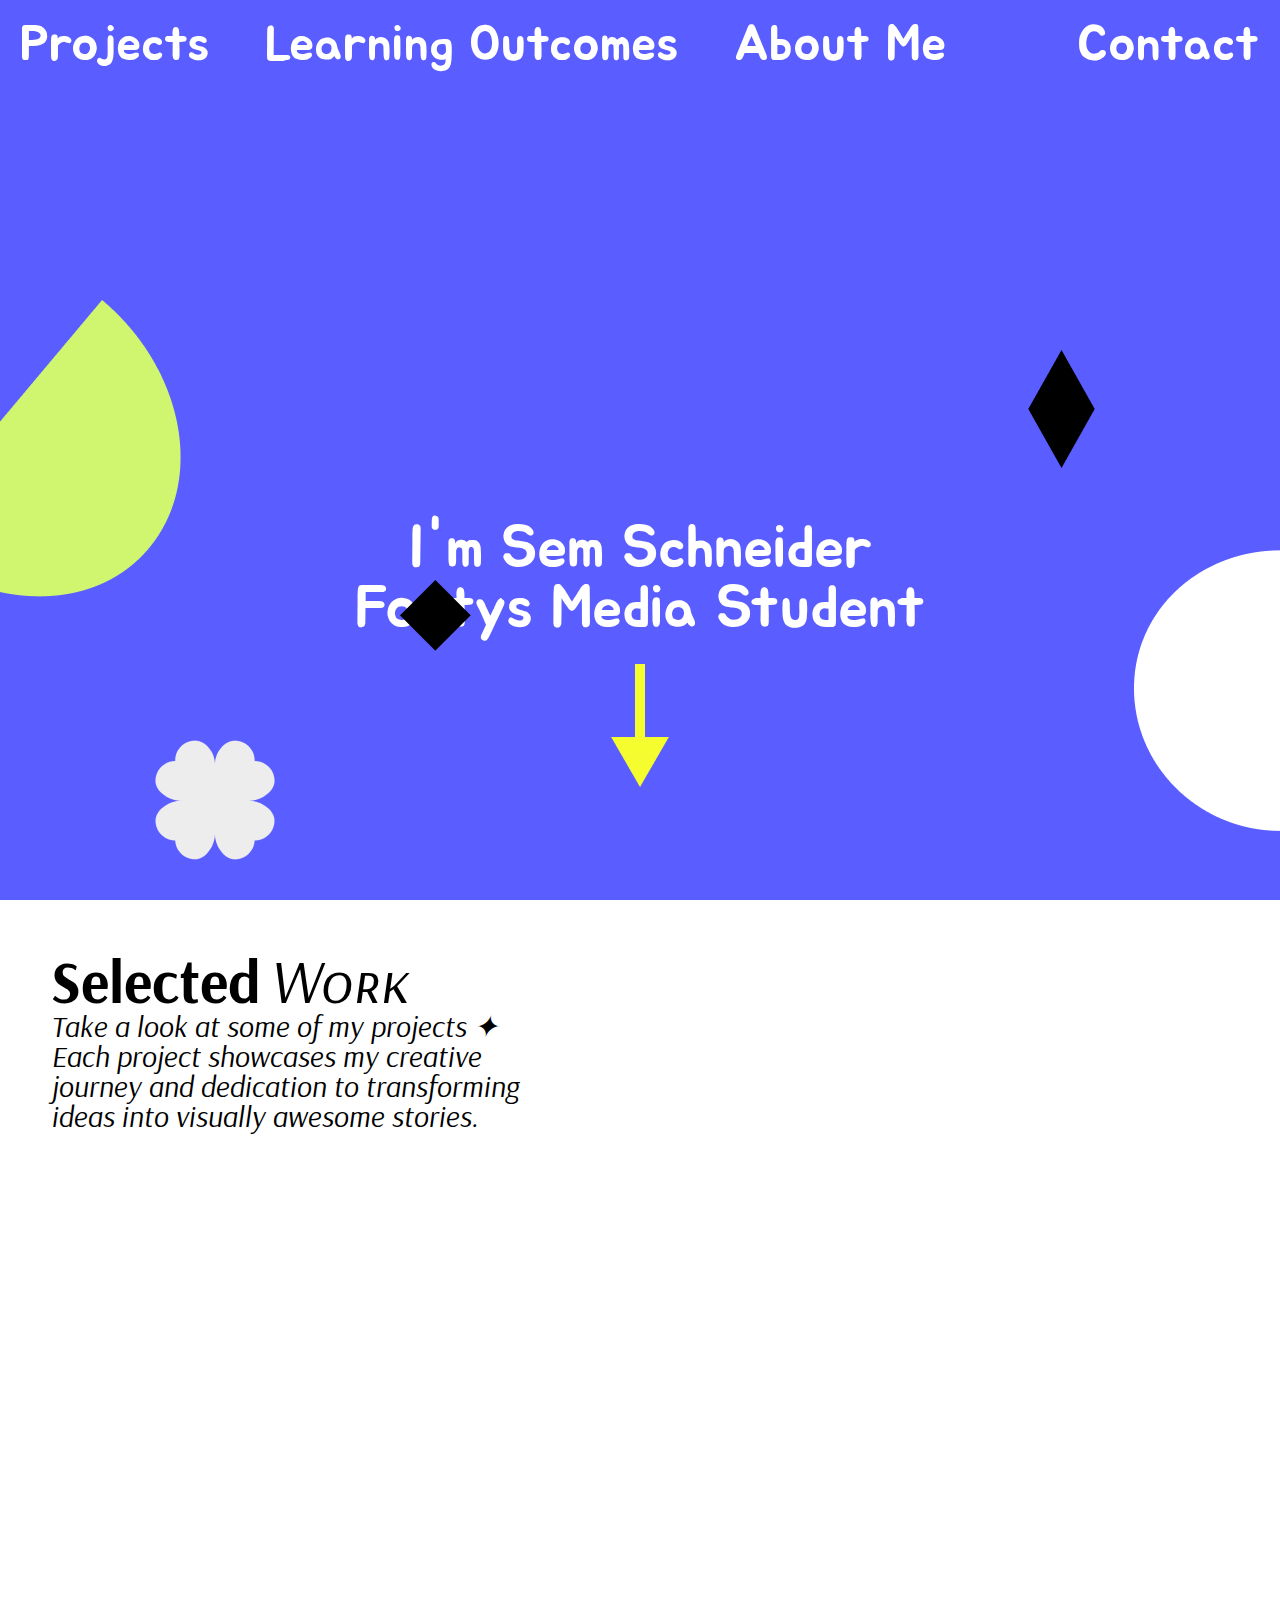
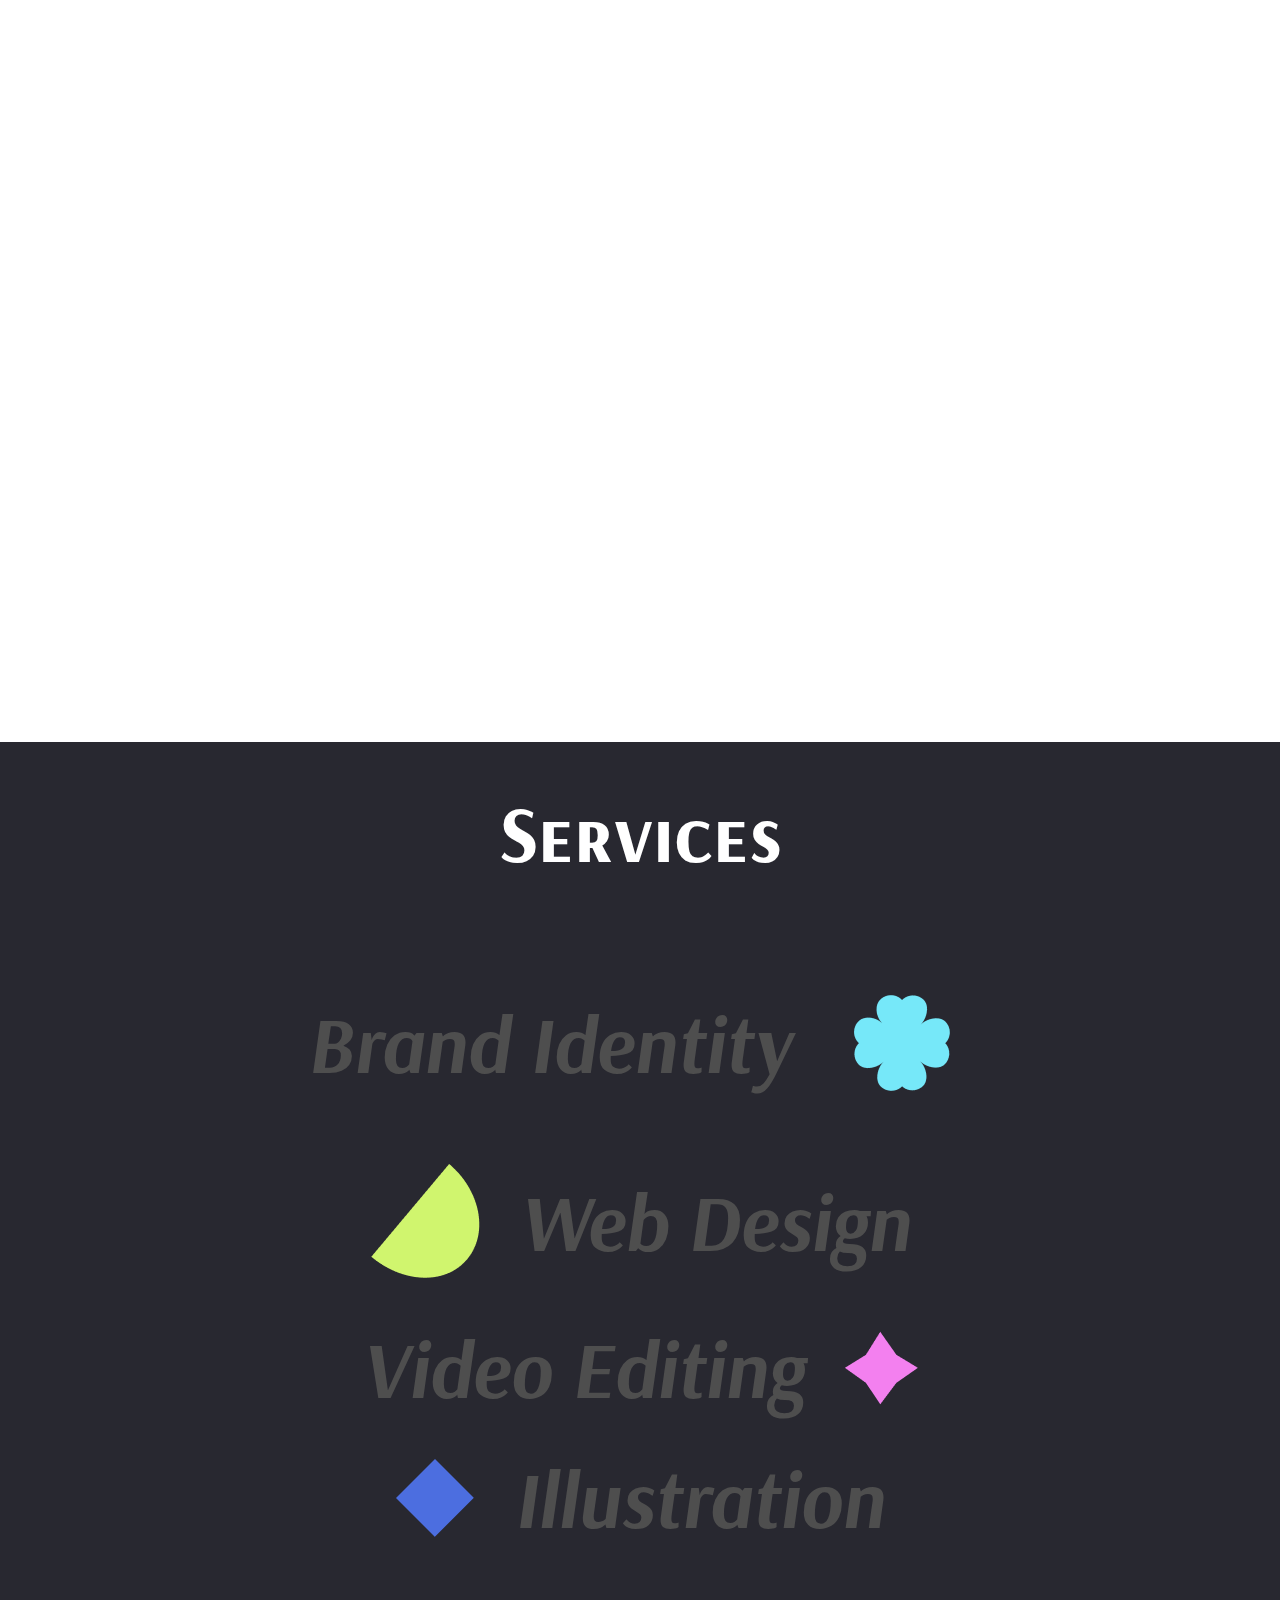
<file: index.html>
<!DOCTYPE html>
<html lang="en">
<head>
    <meta charset="UTF-8">
    <meta name="viewport" content="width=device-width, initial-scale=1.0">
    <title>Sem Portfolio</title>

    <link rel="stylesheet" href="styles/Reset.css">
    <link rel="stylesheet" href="styles/Style.css">
    
    
    <style>
        @import url('https://fonts.googleapis.com/css2?family=Jua&family=Madimi+One&family=Ojuju:wght@200..800&display=swap');    
        @import url('https://fonts.googleapis.com/css2?family=Angkor&family=Jua&family=Madimi+One&family=Ojuju:wght@200..800&display=swap');
        @import url('https://fonts.googleapis.com/css2?family=Arsenal:wght@400;700&family=Arsenal+SC:ital,wght@0,400;1,400&display=swap');
    </style>
        
    
<body>
    <header class="fullscreen-header">
        <nav class="top-nav">
            <a href="#projecten">Projects</a>
            <a href="learningOutcomes.html">Learning Outcomes</a>
            <a href="#aboutMe">About Me</a>
        </nav>
        <nav class="top-nav-right">
            <a href="#contact">Contact</a>
        </nav>
        <div class="center-content">
            <h1 class="animated-text"></h1>
            <p>I'm Sem Schneider</p>
            <p2>Fontys Media Student</p2>    
        </div>
        <img src="images/Arrow 1.png" alt="arrow" class="arrow-img">
        
        <div class="vectors">
            <img src="images/clover.png" class="clover1-img">
            <img src="images/clover2.png" class="clover2-img">
            <img src="images/Ellipse 1.png" class="ellipse1-img">
            <img src="images/Ellipse 2.png" class="ellipse2-img">
            <img src="images/Group 1.png" class="diamond-img">
            <img src="images/Rectangle 1.png" class="rectangle1-img">
        </div>
    </header> 
    
    

    <section class="content-section" id="projecten">
        <h2>
            <span class="selected">Selected</span> 
            <span class="work">Work</span>
        </h2>        
        <p class="intro-text">
            Take a look at some of my projects ✦ <br> Each project showcases my creative journey and dedication to transforming ideas into visually awesome stories.
        </p>
        <div class="imgProjects">
            <a href="files/Branding Project.pdf" target="_blank">
                <img src="images/Health (2).png" class="healthcare" alt="Branding Opdracht">
            </a>
            <a href="files/Media Campaign.pdf" target="_blank">
                <img src="images/Nasmak.png" class="nasmak" alt="Media Campaign">
            </a>
            <a href="devlink" target="_blank">
                <img src="images/nasmak banner.png" class="nasmakdev" alt="Nasmak Development">
            </a>

        </div>
    </section>

    <section class="fullscreen-services">
        <h2 class="services-header">Services</h2>
        <div class="service-list">
            <div class="service-item">
                <p>Brand Identity</p>
                <img src="images/clover3.png" alt="Clover" class="vector">
            </div>
            <div class="service-item">
                <img src="images/Ellipse 3.png" alt="Ellipse" class="vector">
                <p>Web Design</p>
            </div>
            <div class="service-item">
                <p>Video Editing</p>
                <img src="images/diamond2.png" alt="Diamond" class="vector">
            </div>
            <div class="service-item">
                <img src="images/diamond3.png" alt="Diamond" class="vector">
                <p>Illustration</p>
            </div>
        </div>
    </section>
    
    

    <script src="script.js"></script>

</body>
</html>
</file>
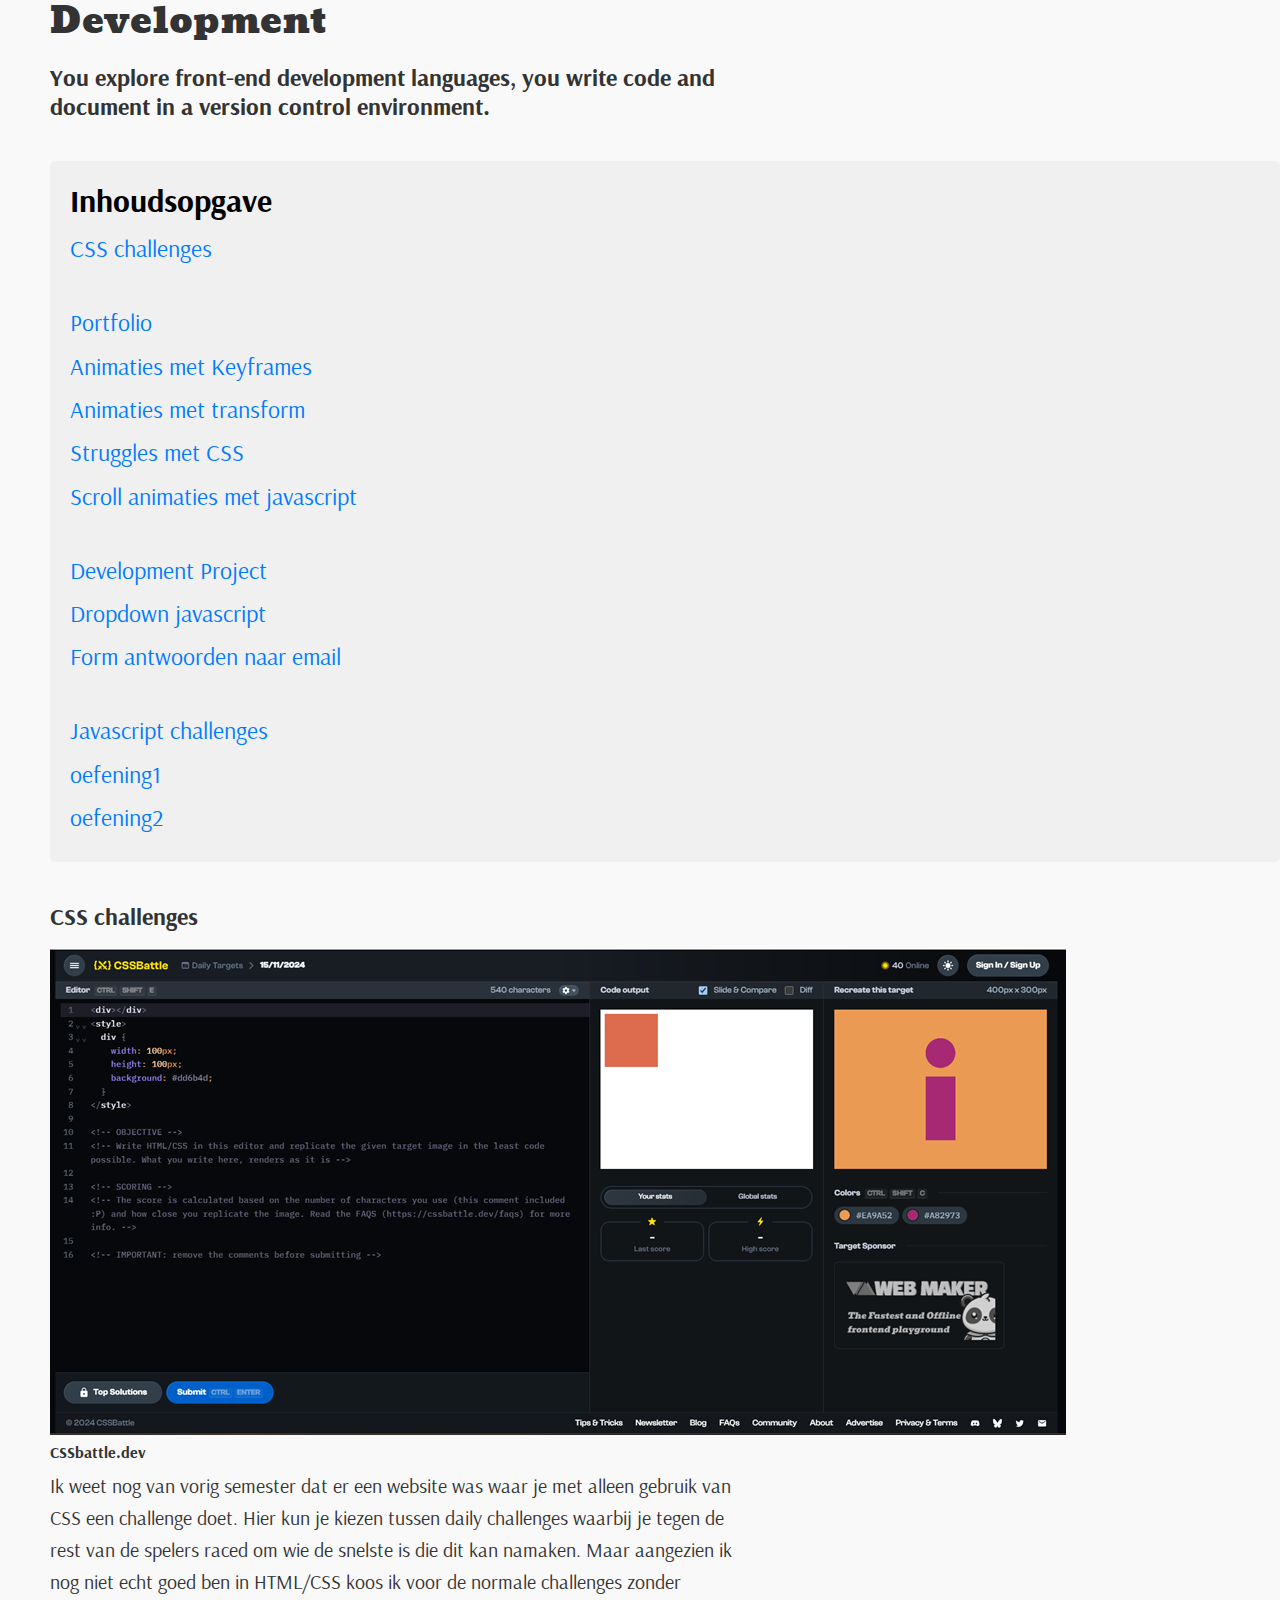
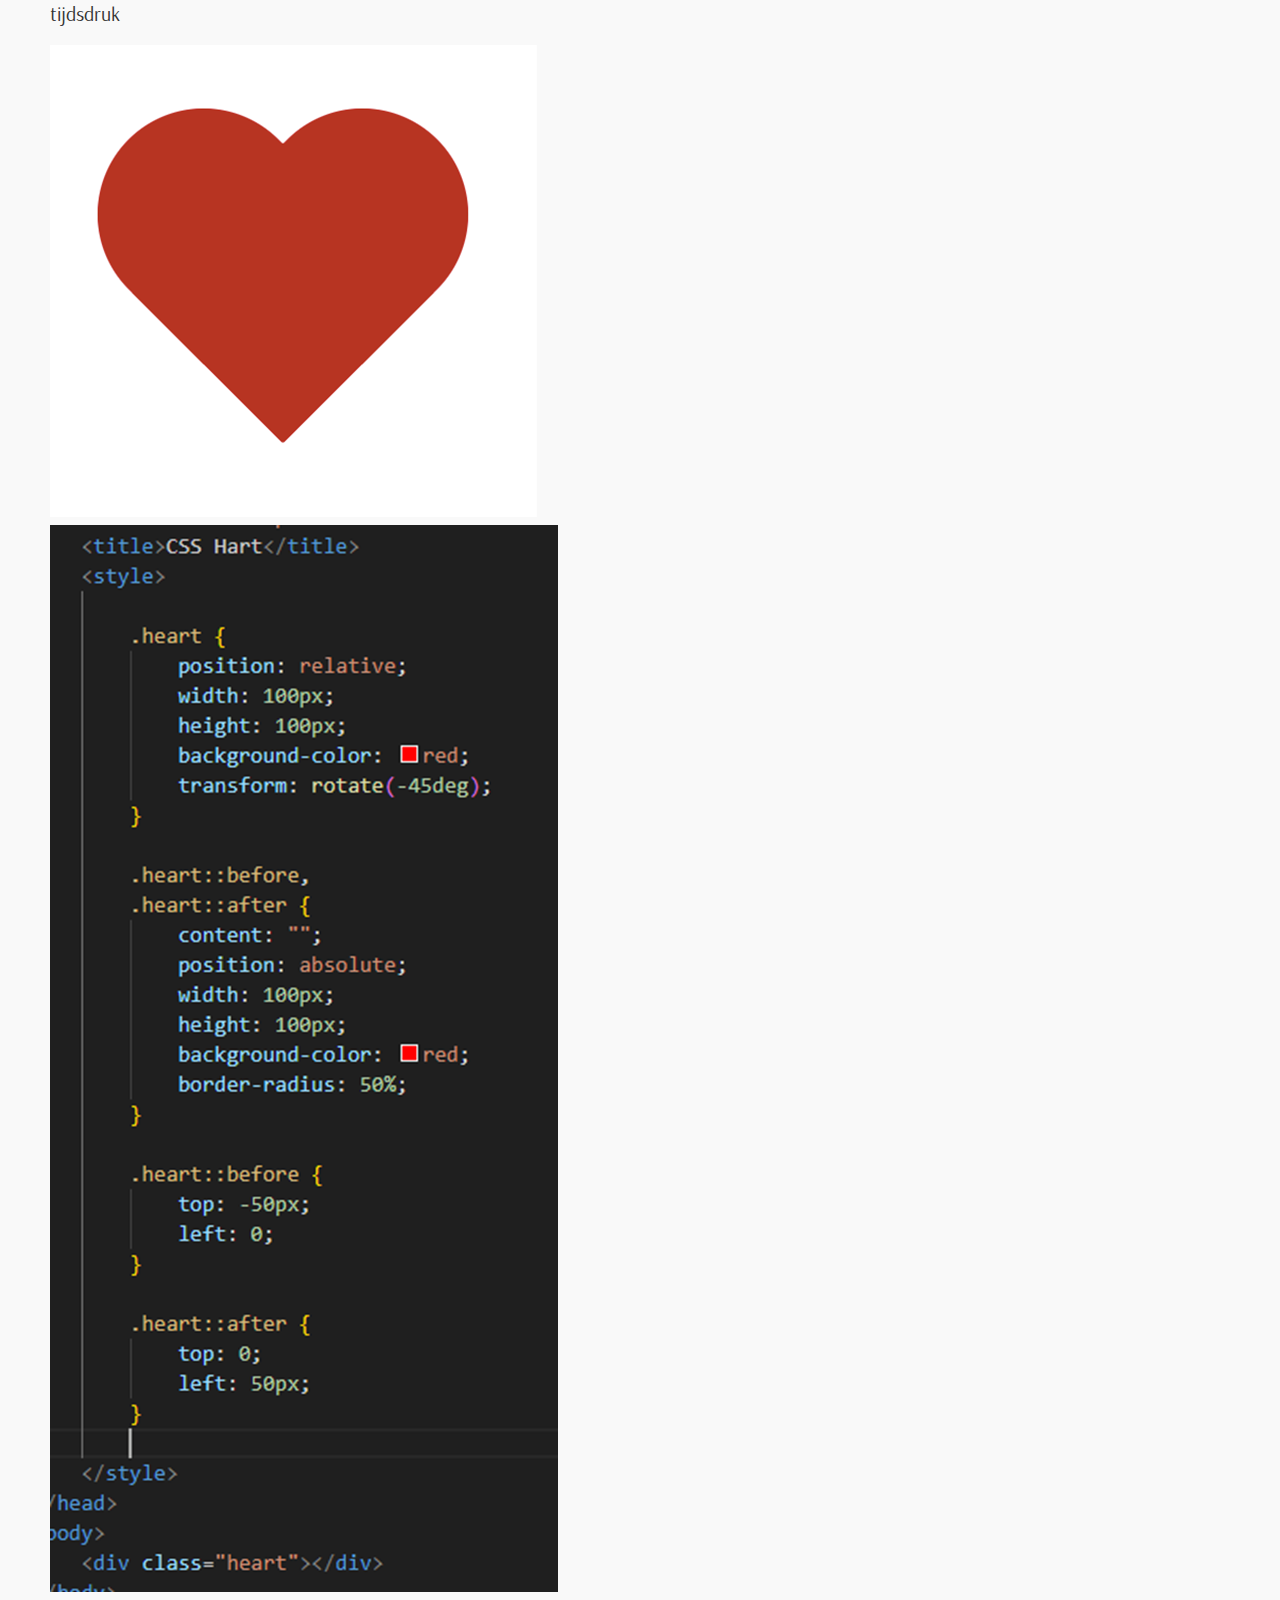
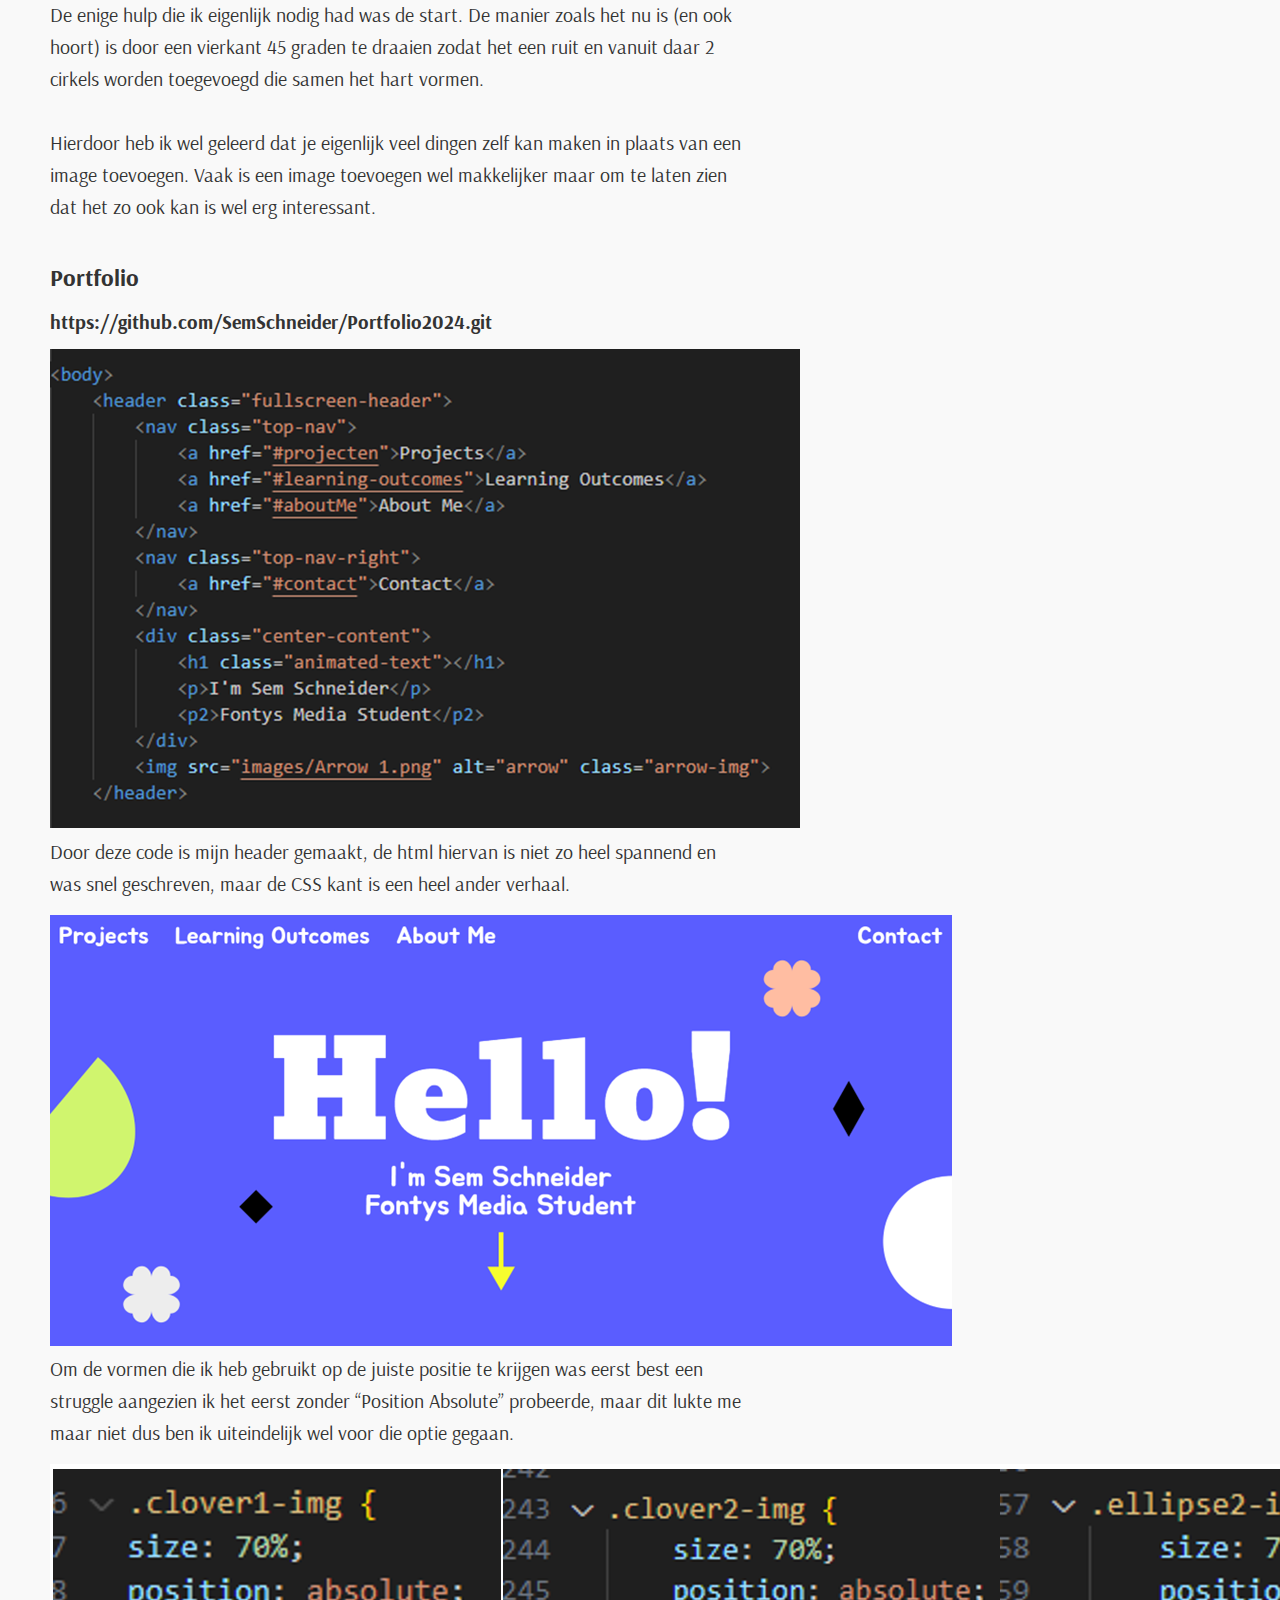
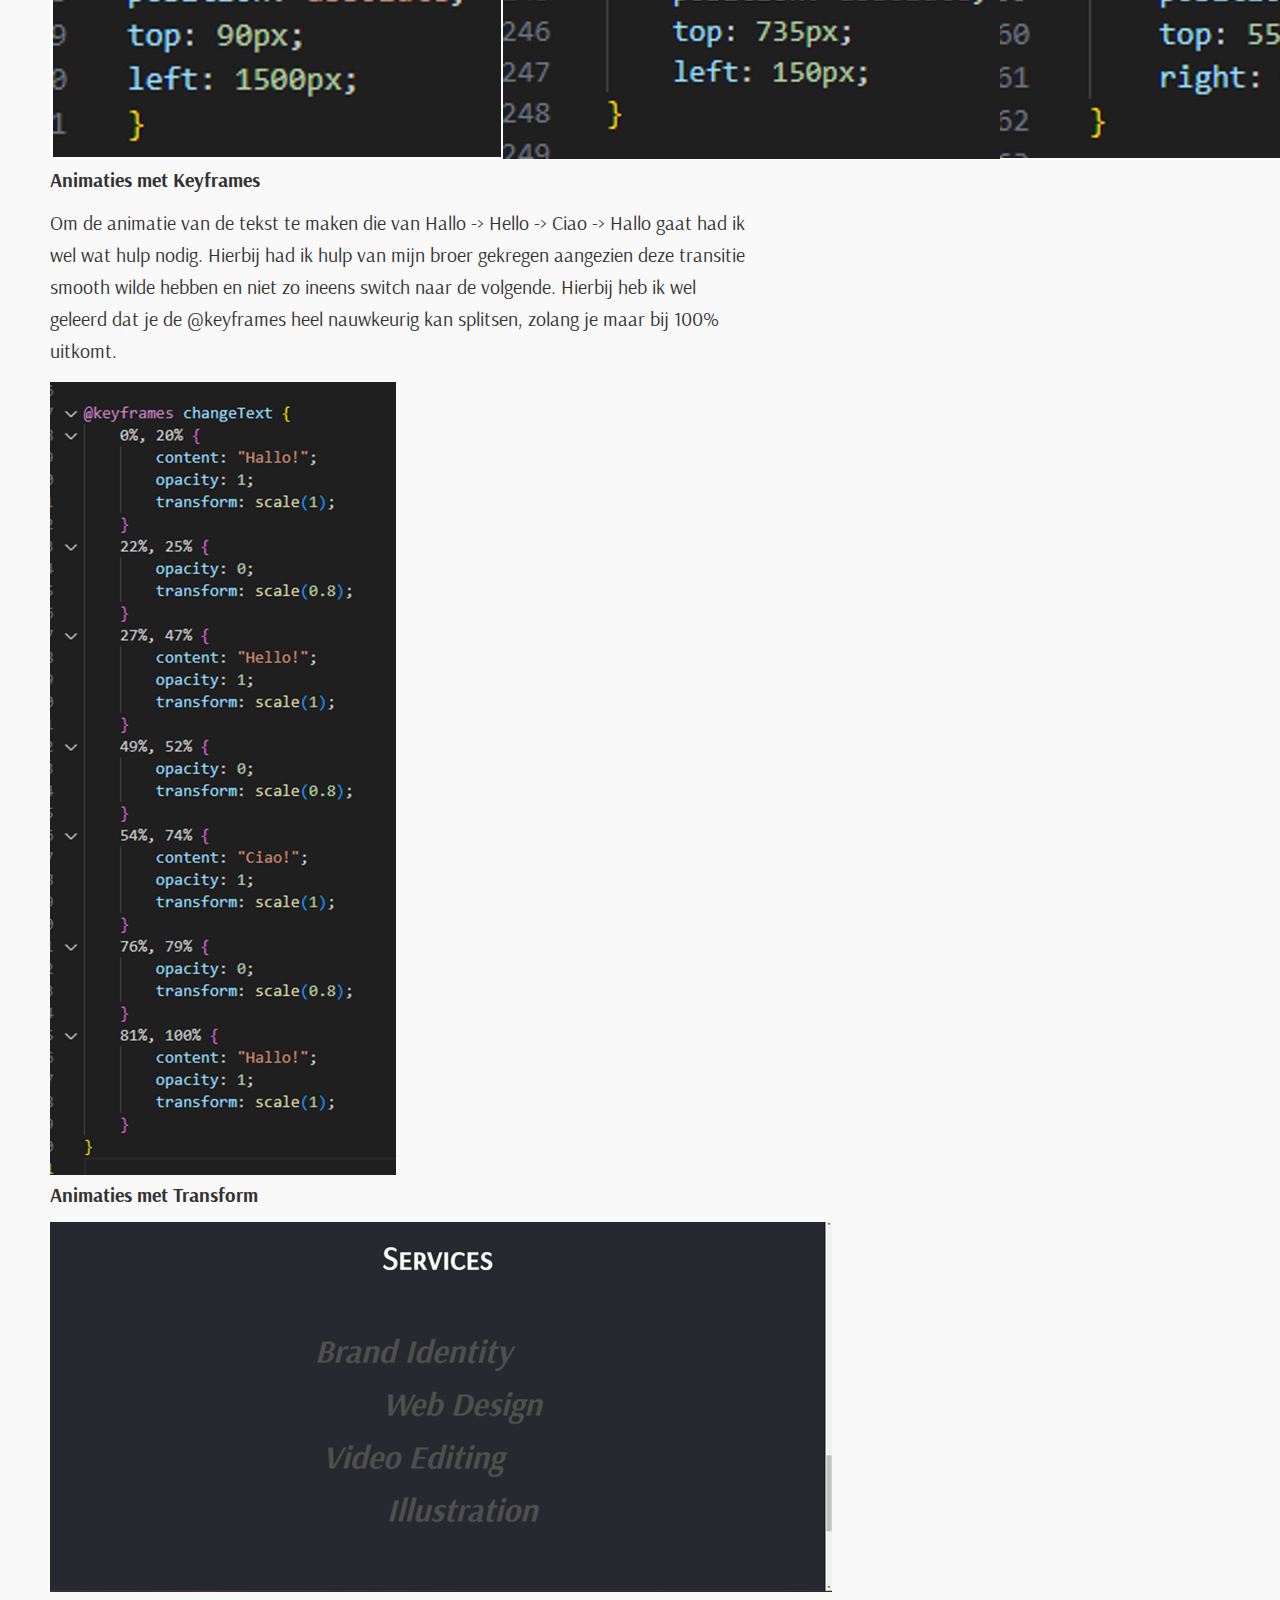
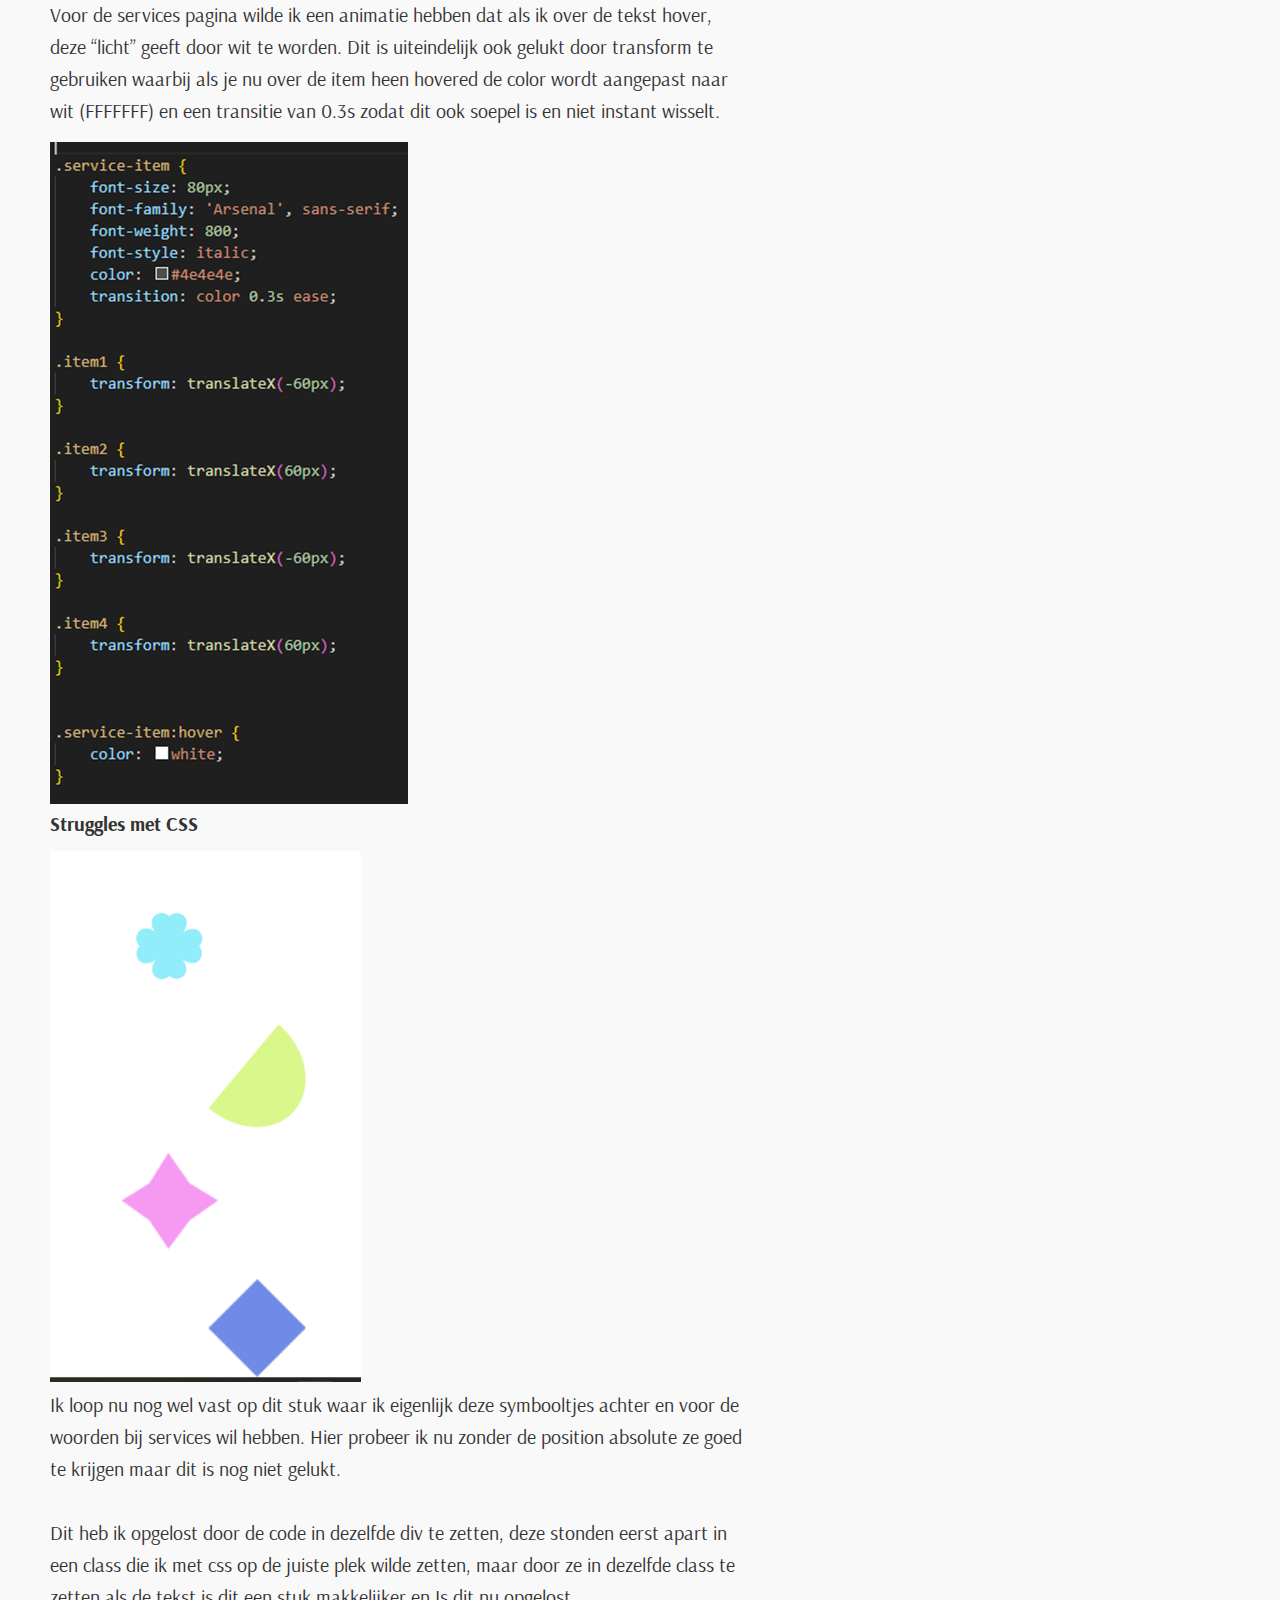
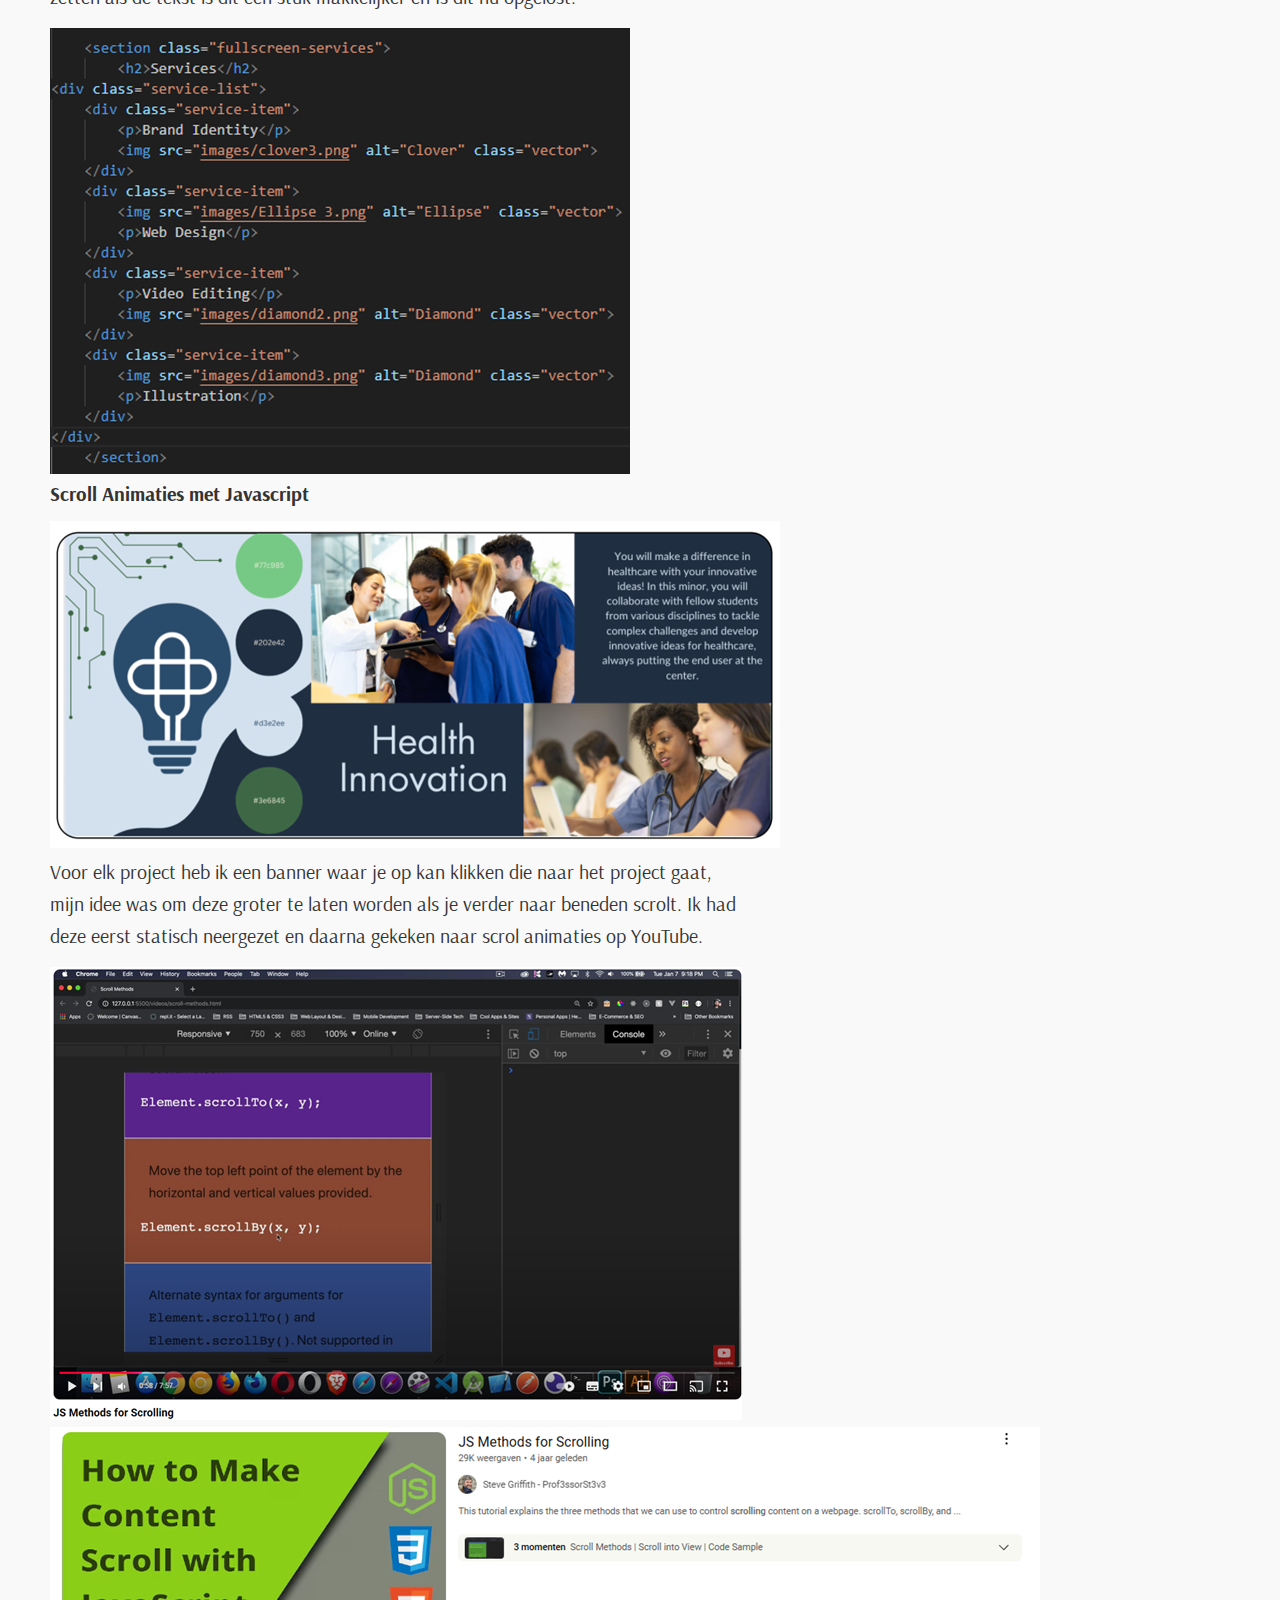
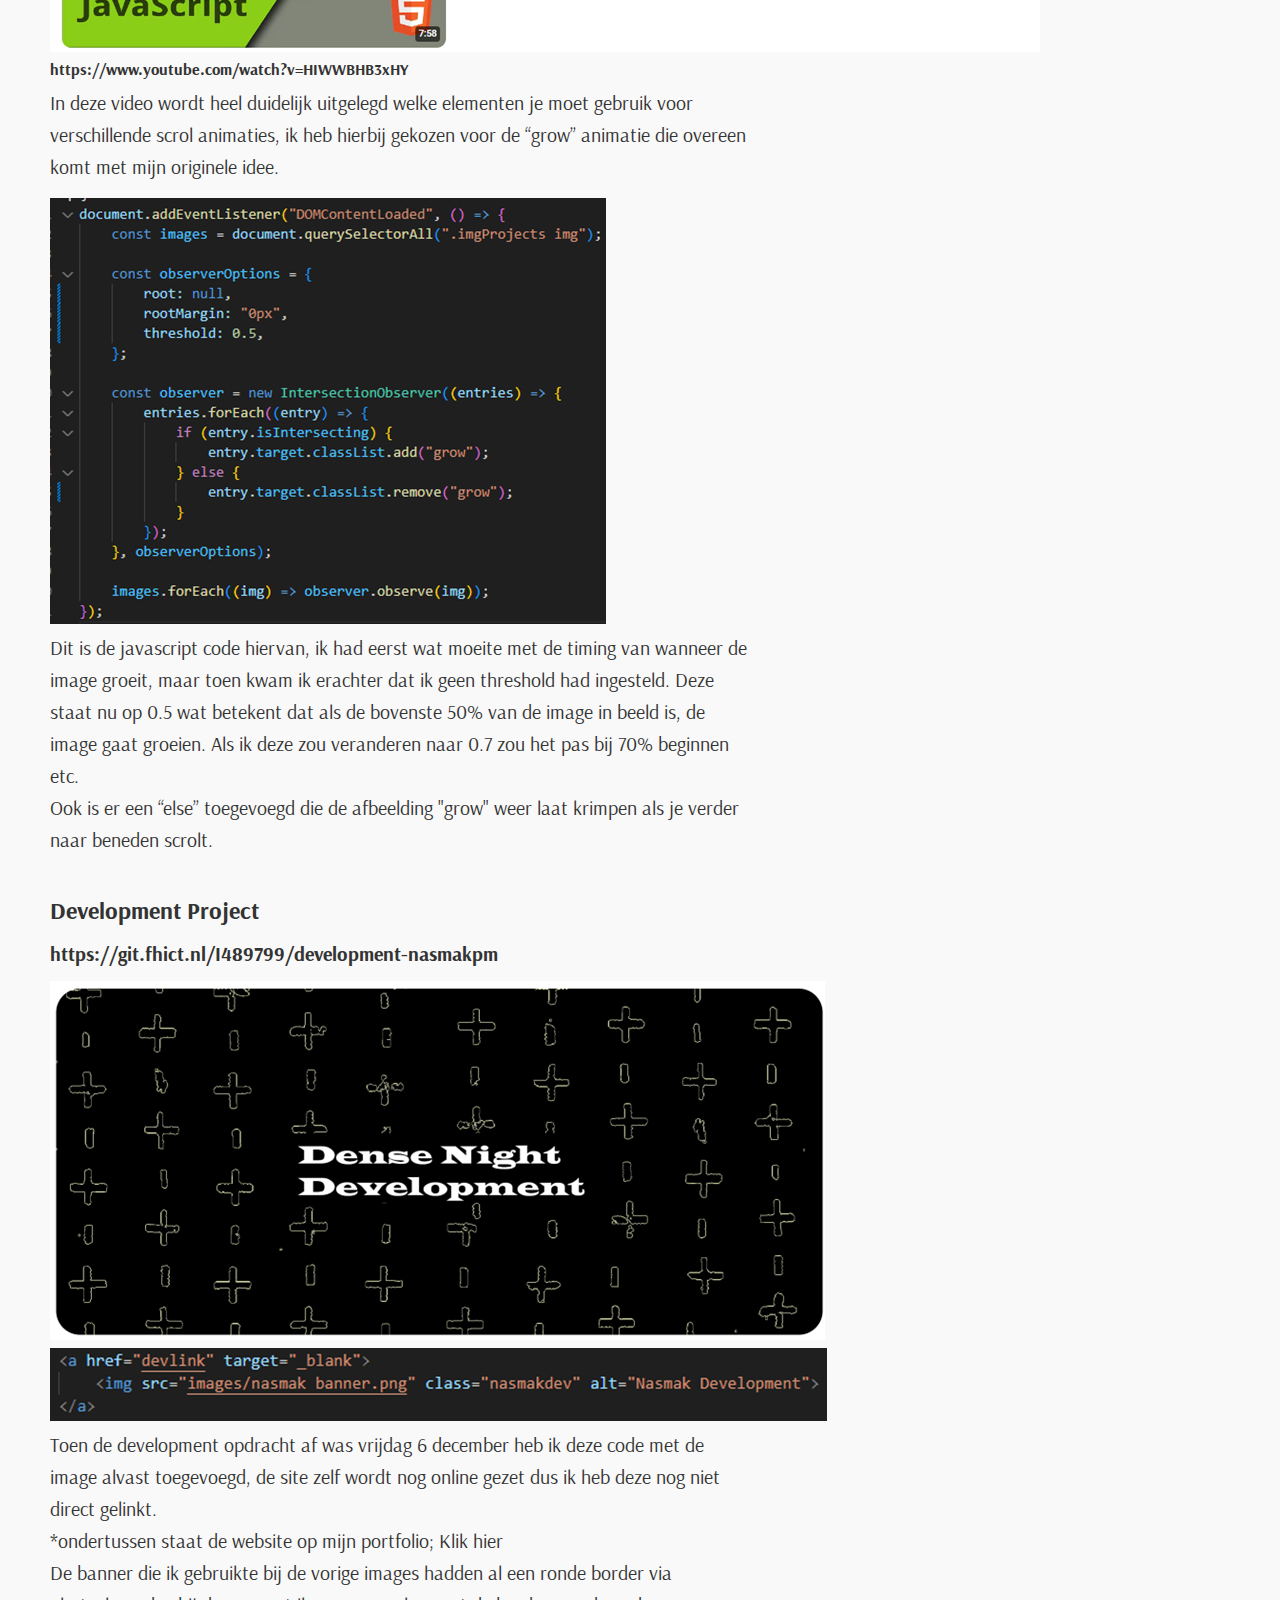
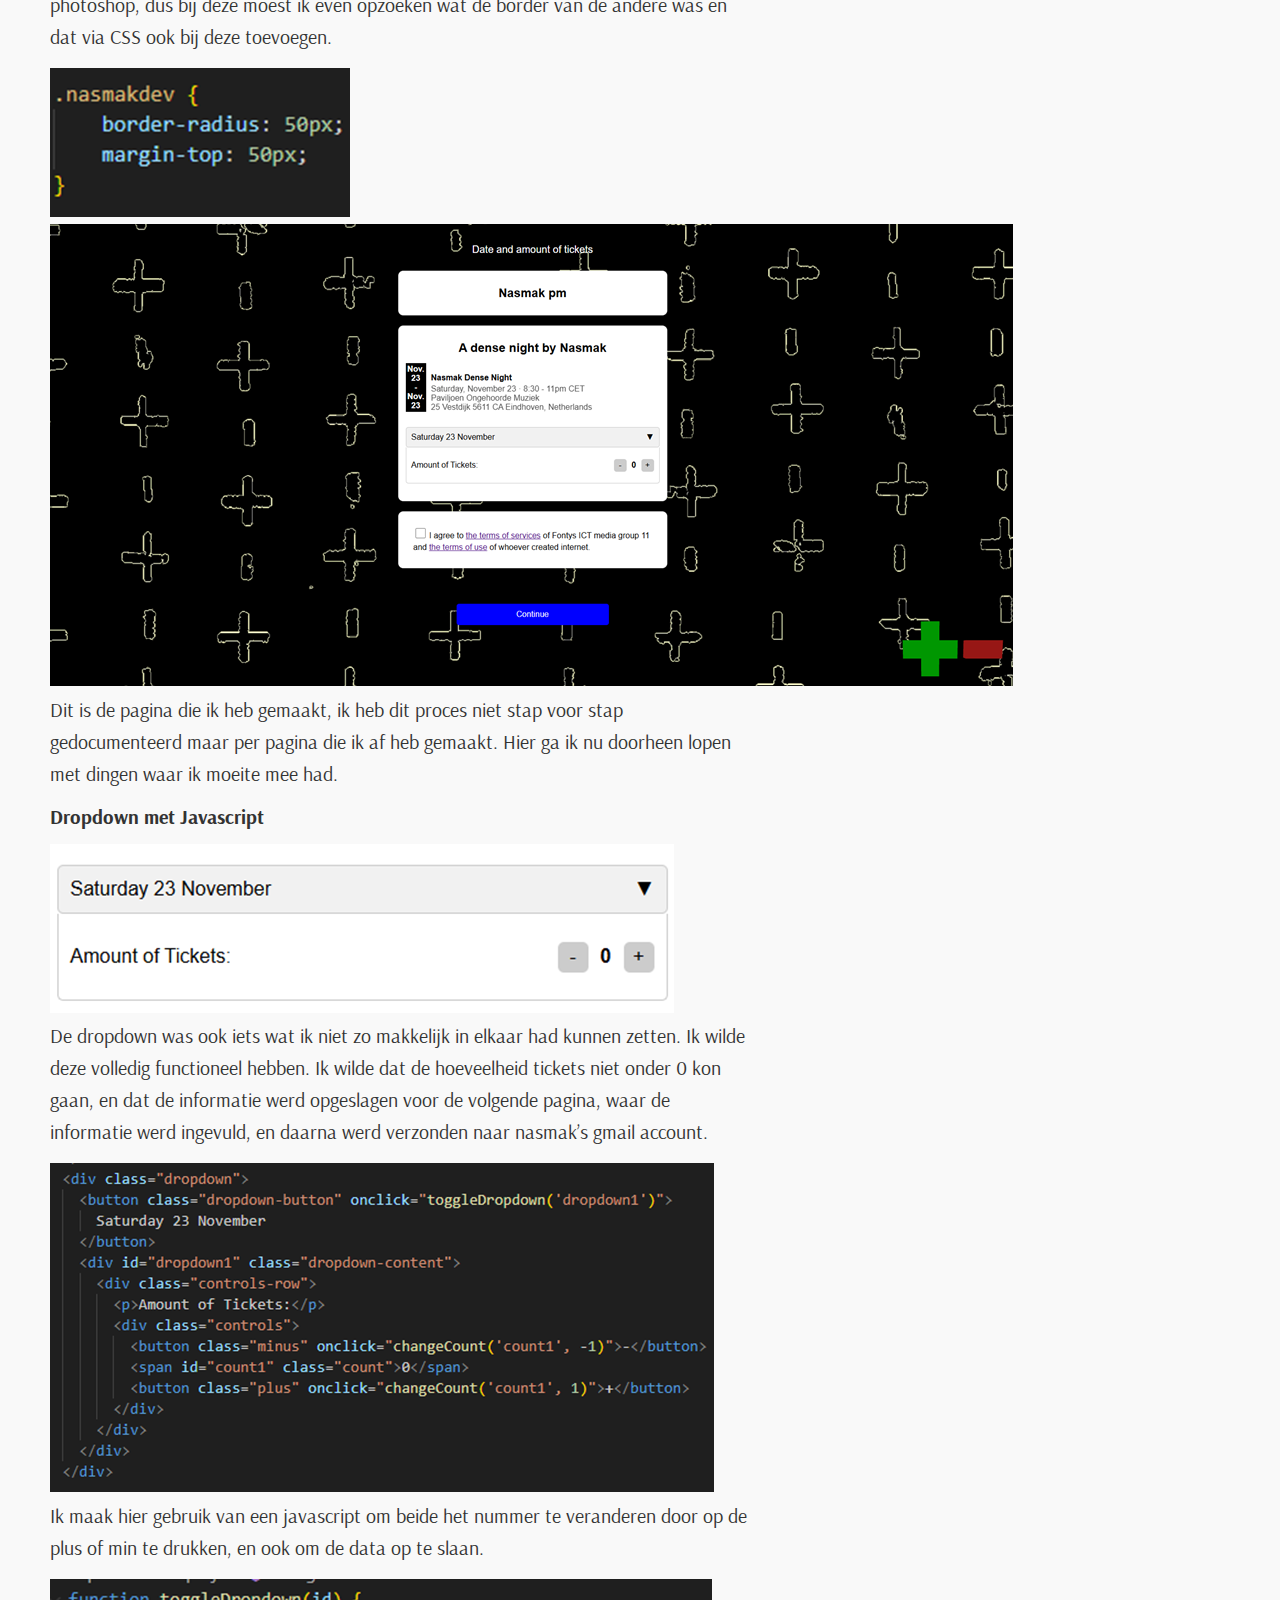
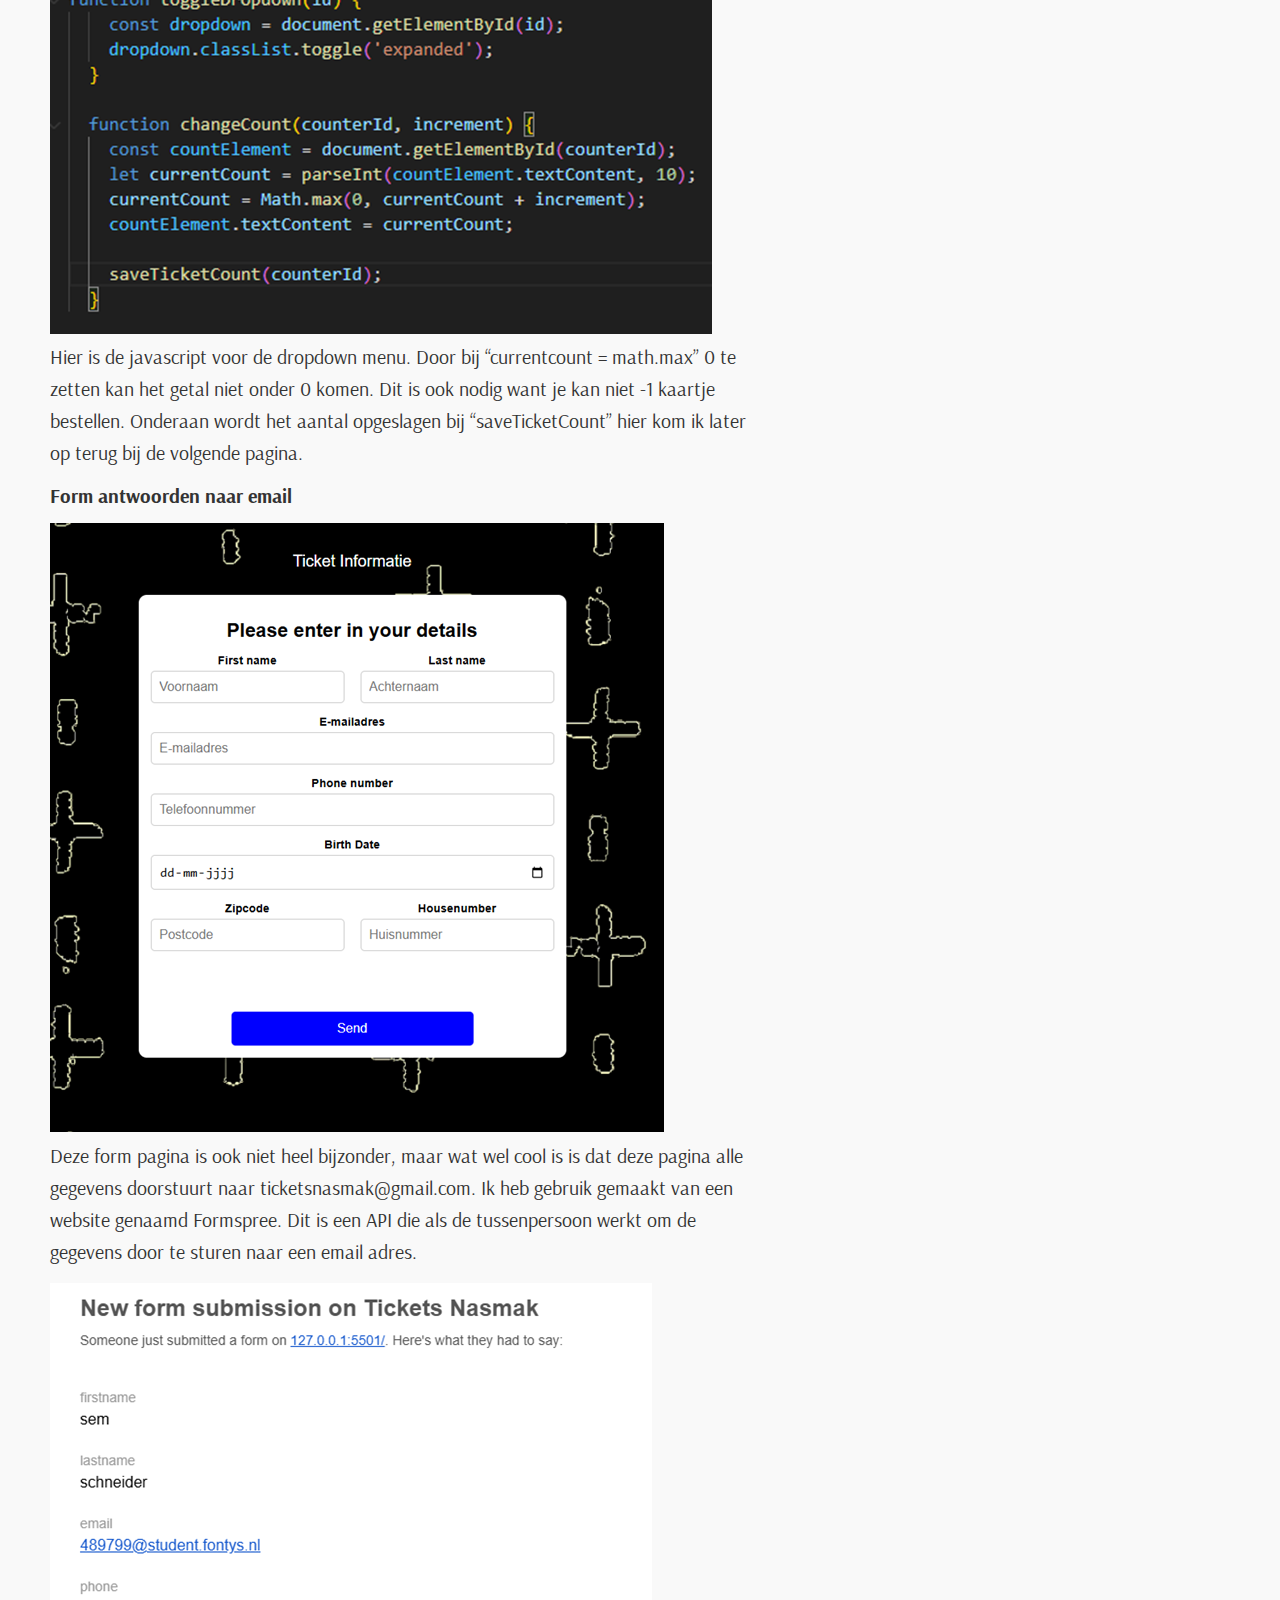
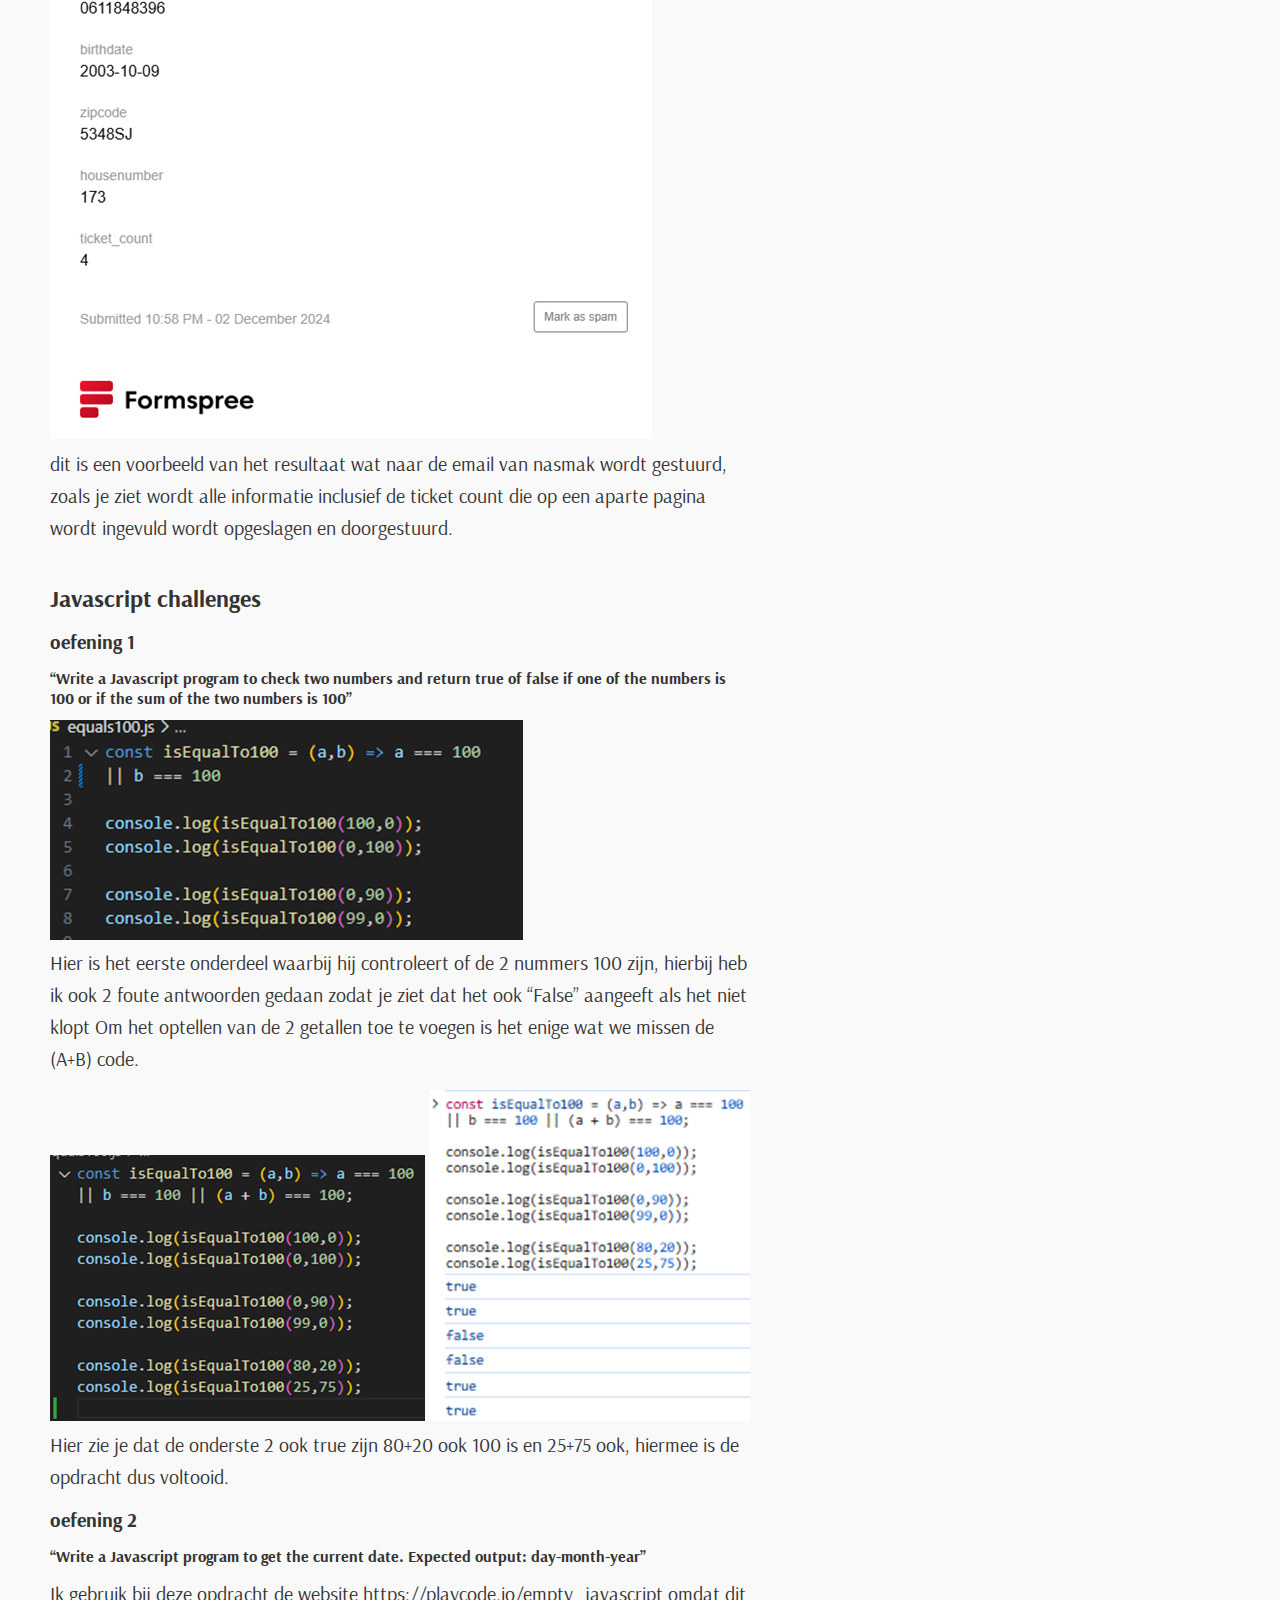
<file: development.html>
<!DOCTYPE html>
<html lang="en">
<head>
    <meta charset="UTF-8">
    <meta name="viewport" content="width=device-width, initial-scale=1.0">
    <title>Sem Portfolio</title>

    <link rel="stylesheet" href="styles/Reset.css">
    <link rel="stylesheet" href="styles/styleDev.css">
    
    <style>
        @import url('https://fonts.googleapis.com/css2?family=Jua&family=Madimi+One&family=Ojuju:wght@200..800&display=swap');    
        @import url('https://fonts.googleapis.com/css2?family=Angkor&family=Jua&family=Madimi+One&family=Ojuju:wght@200..800&display=swap');
        @import url('https://fonts.googleapis.com/css2?family=Arsenal:wght@400;700&family=Arsenal+SC:ital,wght@0,400;1,400&display=swap');
    </style>
</head>
<body>

    
    <main>
        <section>
            <h1>Development</h1>
            <h2>You explore front-end development languages, you write code and document in a version control environment.</h2>
        </section>

        <section id="table-of-contents">
            <h2>Inhoudsopgave</h2>
            <ul>
                <li><a href="#css-challenges">CSS challenges</a></li> <br>
                <li><a href="#portfolio">Portfolio</a></li>
                <li><a href="#animaties-met-keyframes">Animaties met Keyframes</a></li>
                <li><a href="#animaties-met-transform">Animaties met transform</a></li>
                <li><a href="#struggles-css">Struggles met CSS</a></li>
                <li><a href="#scroll-animatie-javascript">Scroll animaties met javascript</a></li> <br>
                <li><a href="#development-project">Development Project</a></li>
                <li><a href="#dropdown-javascript">Dropdown javascript</a></li>
                <li><a href="#werkende-form">Form antwoorden naar email</a></li> <Br>
                <li><a href="#javascript-challenges">Javascript challenges</a></li>
                <li><a href="#oefening1">oefening1</a></li>
                <li><a href="#oefening2">oefening2</a></li>

            </ul>
        </section>

        <section id="css-challenges">
            <h2> CSS challenges</h2>
            <img src="images/dev1.png" alt="dev1">
            <h6>CSSbattle.dev</h6>
            <p> Ik weet nog van vorig semester dat er een website was waar je met alleen gebruik van CSS een challenge doet. Hier kun je kiezen tussen daily challenges waarbij je tegen de rest van de spelers raced om wie de snelste is die dit kan namaken. Maar aangezien ik nog niet echt goed ben in HTML/CSS koos ik voor de normale challenges zonder tijdsdruk</p>
            <img src="images/dev2.png" alt="dev2"> <br>
            <img src="images/dev3.png" alt="dev3">
            <p>De enige hulp die ik eigenlijk nodig had was de start. De manier zoals het nu is (en ook hoort) is door een vierkant 45 graden te draaien zodat het een ruit en vanuit daar 2 cirkels worden toegevoegd die samen het hart vormen. 
            <br><br>Hierdoor heb ik wel geleerd dat je eigenlijk veel dingen zelf kan maken in plaats van een image toevoegen. Vaak is een image toevoegen wel makkelijker maar om te laten zien dat het zo ook kan is wel erg interessant. 
            </p>
        </section>

        <section id="portfolio">
            <h2>Portfolio</h2>
            <h3>https://github.com/SemSchneider/Portfolio2024.git</h3>
            <img src="images/dev4.png" alt="dev4">
            <p>Door deze code is mijn header gemaakt, de html hiervan is niet zo heel spannend en was snel geschreven, maar de CSS kant is een heel ander verhaal.</p>
            <img src="images/dev5.png" alt="dev5">
            <p>Om de vormen die ik heb gebruikt op de juiste positie te krijgen was eerst best een struggle aangezien ik het eerst zonder “Position Absolute” probeerde, maar dit lukte me maar niet dus ben ik uiteindelijk wel voor die optie gegaan. </p>
            <img src="images/dev6.png" alt="dev6">

            <h3 id="animaties-met-keyframes">Animaties met Keyframes</h3>
            <p>Om de animatie van de tekst te maken die van Hallo -> Hello -> Ciao -> Hallo gaat had ik wel wat hulp nodig. Hierbij had ik hulp van mijn broer gekregen aangezien deze transitie smooth wilde hebben en niet zo ineens switch naar de volgende. Hierbij heb ik wel geleerd dat je de @keyframes heel nauwkeurig kan splitsen, zolang je maar bij 100% uitkomt.            </p>
            <img src="images/dev7.png" alt="dev7">

            <h3 id="animaties-met-transform">Animaties met Transform</h3>
            <img src="images/dev8.png" alt="dev8">
            <p>Voor de services pagina wilde ik een animatie hebben dat als ik over de tekst hover, deze “licht” geeft door wit te worden. Dit is uiteindelijk ook gelukt door transform te gebruiken waarbij als je nu over de item heen hovered de color wordt aangepast naar wit (FFFFFFF) en een transitie van 0.3s zodat dit ook soepel is en niet instant wisselt. </p>
            <img src="images/dev9.png" alt="dev9">

            <h3 id="struggles-css">Struggles met CSS</h3>
            <img src="images/dev10.png" alt="dev10">
            <p>Ik loop nu nog wel vast op dit stuk waar ik eigenlijk deze symbooltjes achter en voor de woorden bij services wil hebben. Hier probeer ik nu zonder de position absolute ze goed te krijgen maar dit is nog niet gelukt.
            <br> <br>   Dit heb ik opgelost door de code in dezelfde div te zetten, deze stonden eerst apart in een class die ik met css op de juiste plek wilde zetten, maar door ze in dezelfde class te zetten als de tekst is dit een stuk makkelijker en Is dit nu opgelost. </p>
            <img src="images/dev11.png" alt="dev11">

            <h3 id="scroll-animatie-javascript">Scroll Animaties met Javascript</h3>
            <img src="images/dev12.png" alt="dev12">
            <p>Voor elk project heb ik een banner waar je op kan klikken die naar het project gaat, mijn idee was om deze groter te laten worden als je verder naar beneden scrolt. Ik had deze eerst statisch neergezet en daarna gekeken naar scrol animaties op YouTube.</p>
            <img src="images/dev14.png" alt="dev14">
            <img src="images/dev13.png" alt="dev13">
            <h6>https://www.youtube.com/watch?v=HIWWBHB3xHY</h6>
            <p>In deze video wordt heel duidelijk uitgelegd welke elementen je moet gebruik voor verschillende scrol animaties, ik heb hierbij gekozen voor de “grow” animatie die overeen komt met mijn originele idee. </p>
            <img src="images/dev15.png" alt="dev15">
            <p>Dit is de javascript code hiervan, ik had eerst wat moeite met de timing van wanneer de image groeit, maar toen kwam ik erachter dat ik geen threshold had ingesteld. Deze staat nu op 0.5 wat betekent dat als de bovenste 50% van de image in beeld is, de image gaat groeien. Als ik deze zou veranderen naar 0.7 zou het pas bij 70% beginnen etc. <br> Ook is er een “else” toegevoegd die de afbeelding "grow" weer laat krimpen als je verder naar beneden scrolt.</p>
        </section>

        <section id="development-project">
            <h2>Development Project</h2>
            <h3>https://git.fhict.nl/I489799/development-nasmakpm</h3>
            <img src="images/dev16.png" alt="dev16"> <br>
            <img src="images/dev17.png" alt="dev17">
            <p>Toen de development opdracht af was vrijdag 6 december heb ik deze code met de image alvast toegevoegd, de site zelf wordt nog online gezet dus ik heb deze nog niet direct gelinkt. <br>
                *ondertussen staat de website op mijn portfolio; Klik hier <br>
                De banner die ik gebruikte bij de vorige images hadden al een ronde border via photoshop, dus bij deze moest ik even opzoeken wat de border van de andere was en dat via CSS ook bij deze toevoegen. 
            </p>
            <img src="images/dev18.png" alt="dev18"> <Br>
            <img src="images/dev19.png" alt="dev19">
            <p>Dit is de pagina die ik heb gemaakt, ik heb dit proces niet stap voor stap gedocumenteerd maar per pagina die ik af heb gemaakt. Hier ga ik nu doorheen lopen met dingen waar ik moeite mee had. </p>
            <h3 id="dropdown-javascript">Dropdown met Javascript </h3>
            <img src="images/dev23.png" alt="dev23">
            <p>De dropdown was ook iets wat ik niet zo makkelijk in elkaar had kunnen zetten. Ik wilde deze volledig functioneel hebben. Ik wilde dat de hoeveelheid tickets niet onder 0 kon gaan, en dat de informatie werd opgeslagen voor de volgende pagina, waar de informatie werd ingevuld, en daarna werd verzonden naar nasmak’s gmail account. </p>
            <img src="images/dev24.png" alt="dev24">
            <p> Ik maak hier gebruik van een javascript om beide het nummer te veranderen door op de plus of min te drukken, en ook om de data op te slaan. </p>
            <img src="images/dev25.png" alt="dev25">
            <p>Hier is de javascript voor de dropdown menu. Door bij “currentcount = math.max” 0 te zetten kan het getal niet onder 0 komen. Dit is ook nodig want je kan niet -1 kaartje bestellen. Onderaan wordt het aantal opgeslagen bij “saveTicketCount” hier kom ik later op terug bij de volgende pagina. </p>
            <h3 id="werkende-form">Form antwoorden naar email</h3>
            <img src="images/dev27.png" alt="dev27">
            <p>Deze form pagina is ook niet heel bijzonder, maar wat wel cool is is dat deze pagina alle gegevens doorstuurt naar ticketsnasmak@gmail.com. Ik heb gebruik gemaakt van een website genaamd Formspree. Dit is een API die als de tussenpersoon werkt om de gegevens door te sturen naar een email adres. </p>
            <img src="images/dev28.png" alt="dev28">
            <p>dit is een voorbeeld van het resultaat wat naar de email van nasmak wordt gestuurd, zoals je ziet wordt alle informatie inclusief de ticket count die op een aparte pagina wordt ingevuld wordt opgeslagen en doorgestuurd. </p>
        </section>

        <section id="javascript-challenges">
            <h2>Javascript challenges</h2>
            <h3 id="oefening1">oefening 1</h3>
            <h4>“Write a Javascript program to check two numbers and return true of false if one of the numbers is 100 or if the sum of the two numbers is 100”</h4>
            <img src="images/dev29.png" alt="dev29">
            <p>Hier is het eerste onderdeel waarbij hij controleert of de 2 nummers 100 zijn, hierbij heb ik ook 2 foute antwoorden gedaan zodat je ziet dat het ook “False” aangeeft als het niet klopt Om het optellen van de 2 getallen toe te voegen is het enige wat we missen de (A+B) code. </p>
            <img src="images/dev30.png" alt="dev30">
            <img src="images/dev31.png" alt="dev31">
            <p>Hier zie je dat de onderste 2 ook true zijn 80+20 ook 100 is en 25+75 ook, hiermee is de opdracht dus voltooid. </p>
            <h3 id="oefening2">oefening 2</h3>
            <h4>“Write a Javascript program to get the current date. Expected output: day-month-year”</h4>
            <p>Ik gebruik bij deze opdracht de website https://playcode.io/empty_javascript omdat dit er beter uitziet, en de console live wordt geüpdatet. </p>
            <img src="images/dev32.png" alt="dev32">
            <p>Als output krijg ik nu een fout bij de maanden, in plaats van 14-1-2025 krijg ik 14-0-2025</p>
            <img src="images/dev33.png" alt="dev33">
            <p>Om dit op te lossen moet ik + 1 erbij zetten want er is geen maand “0” maar dit is wel de eerste waarde die wordt gebruikt hier.</p>
        </section>
    </main>
</body>
</html>
</file>
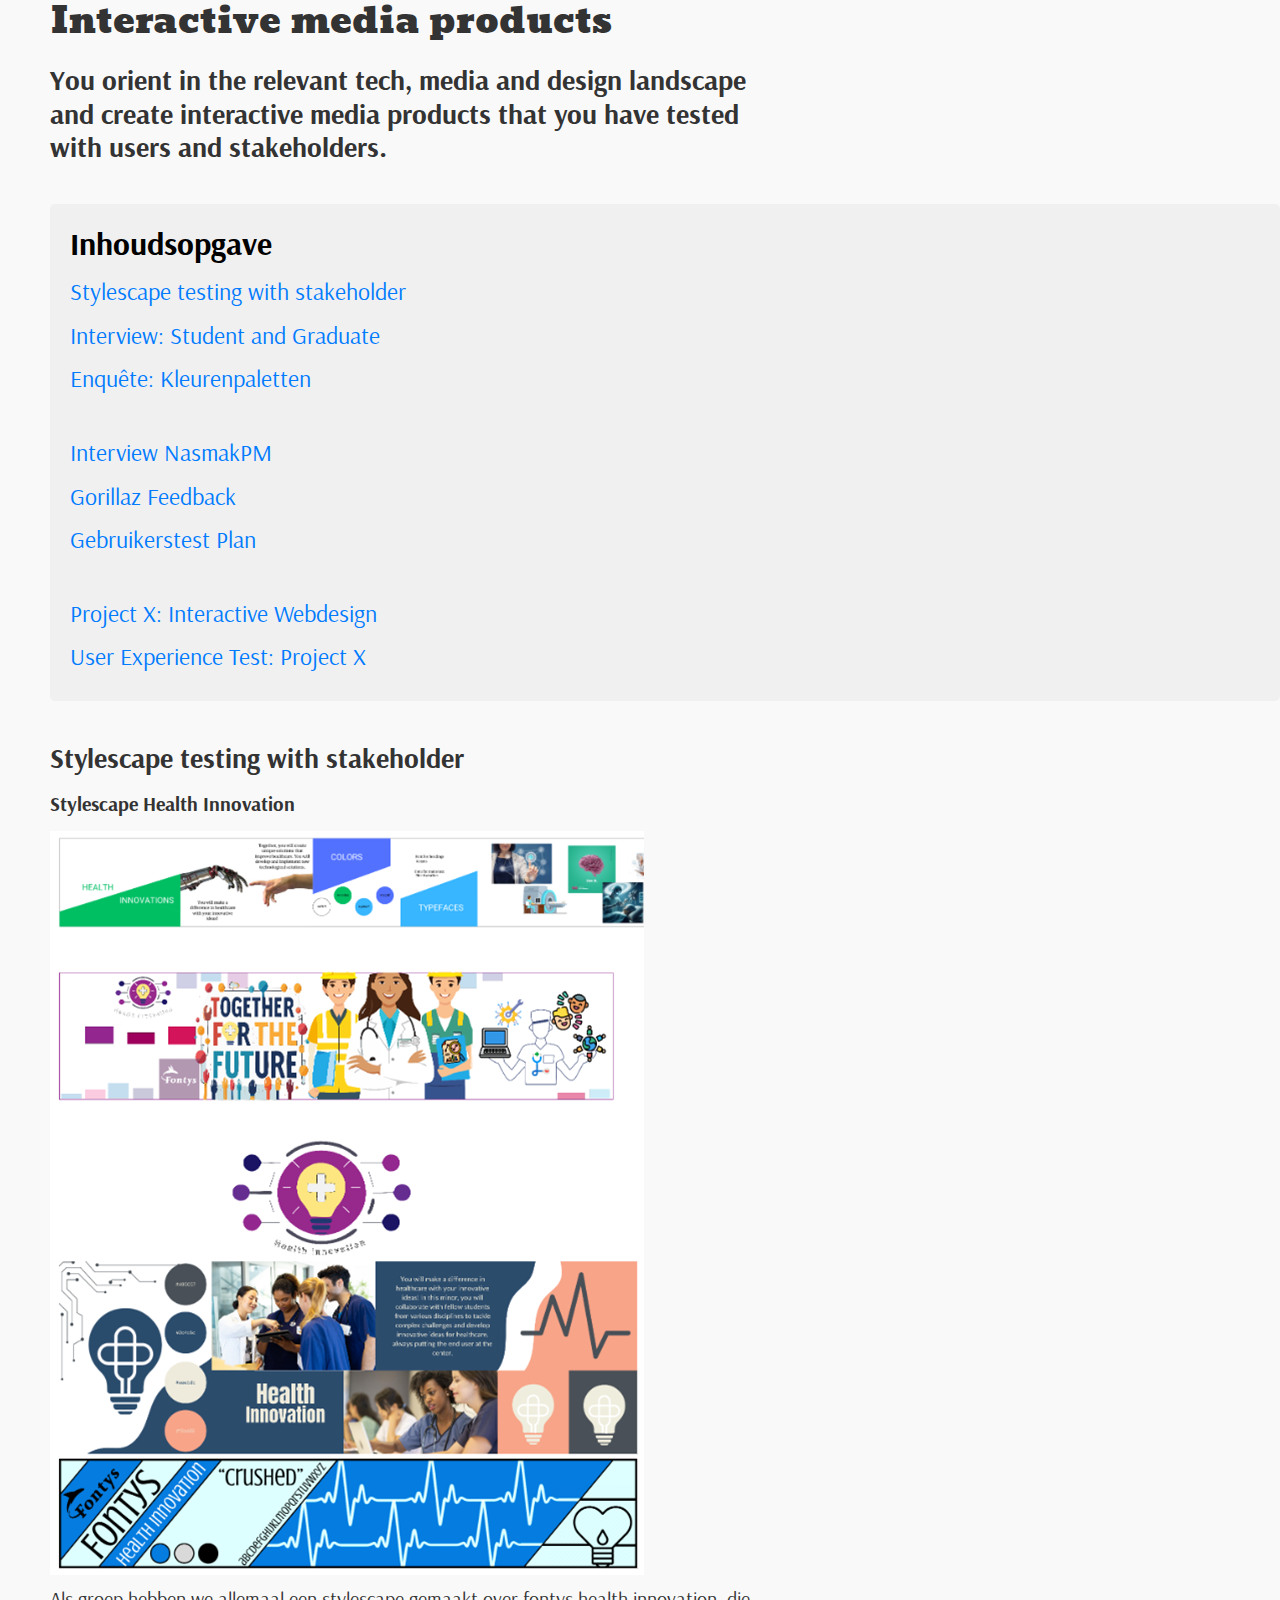
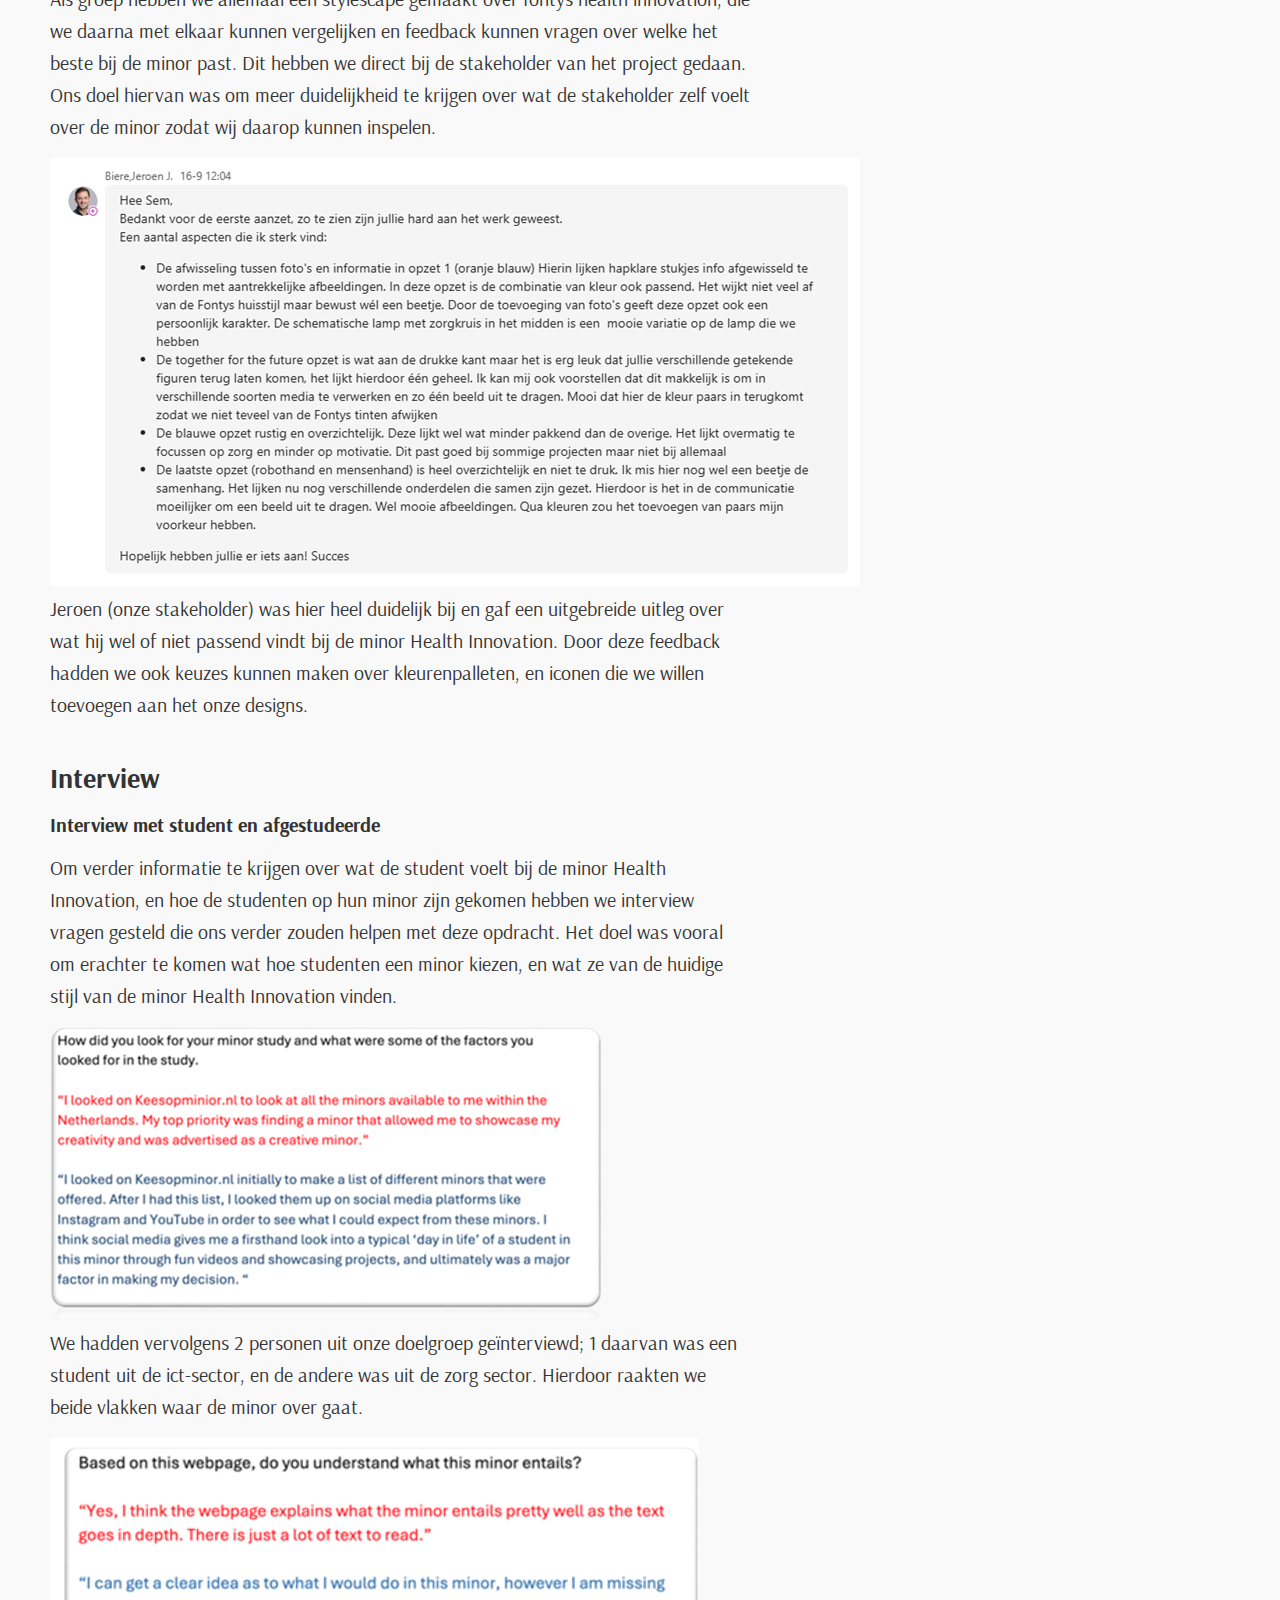
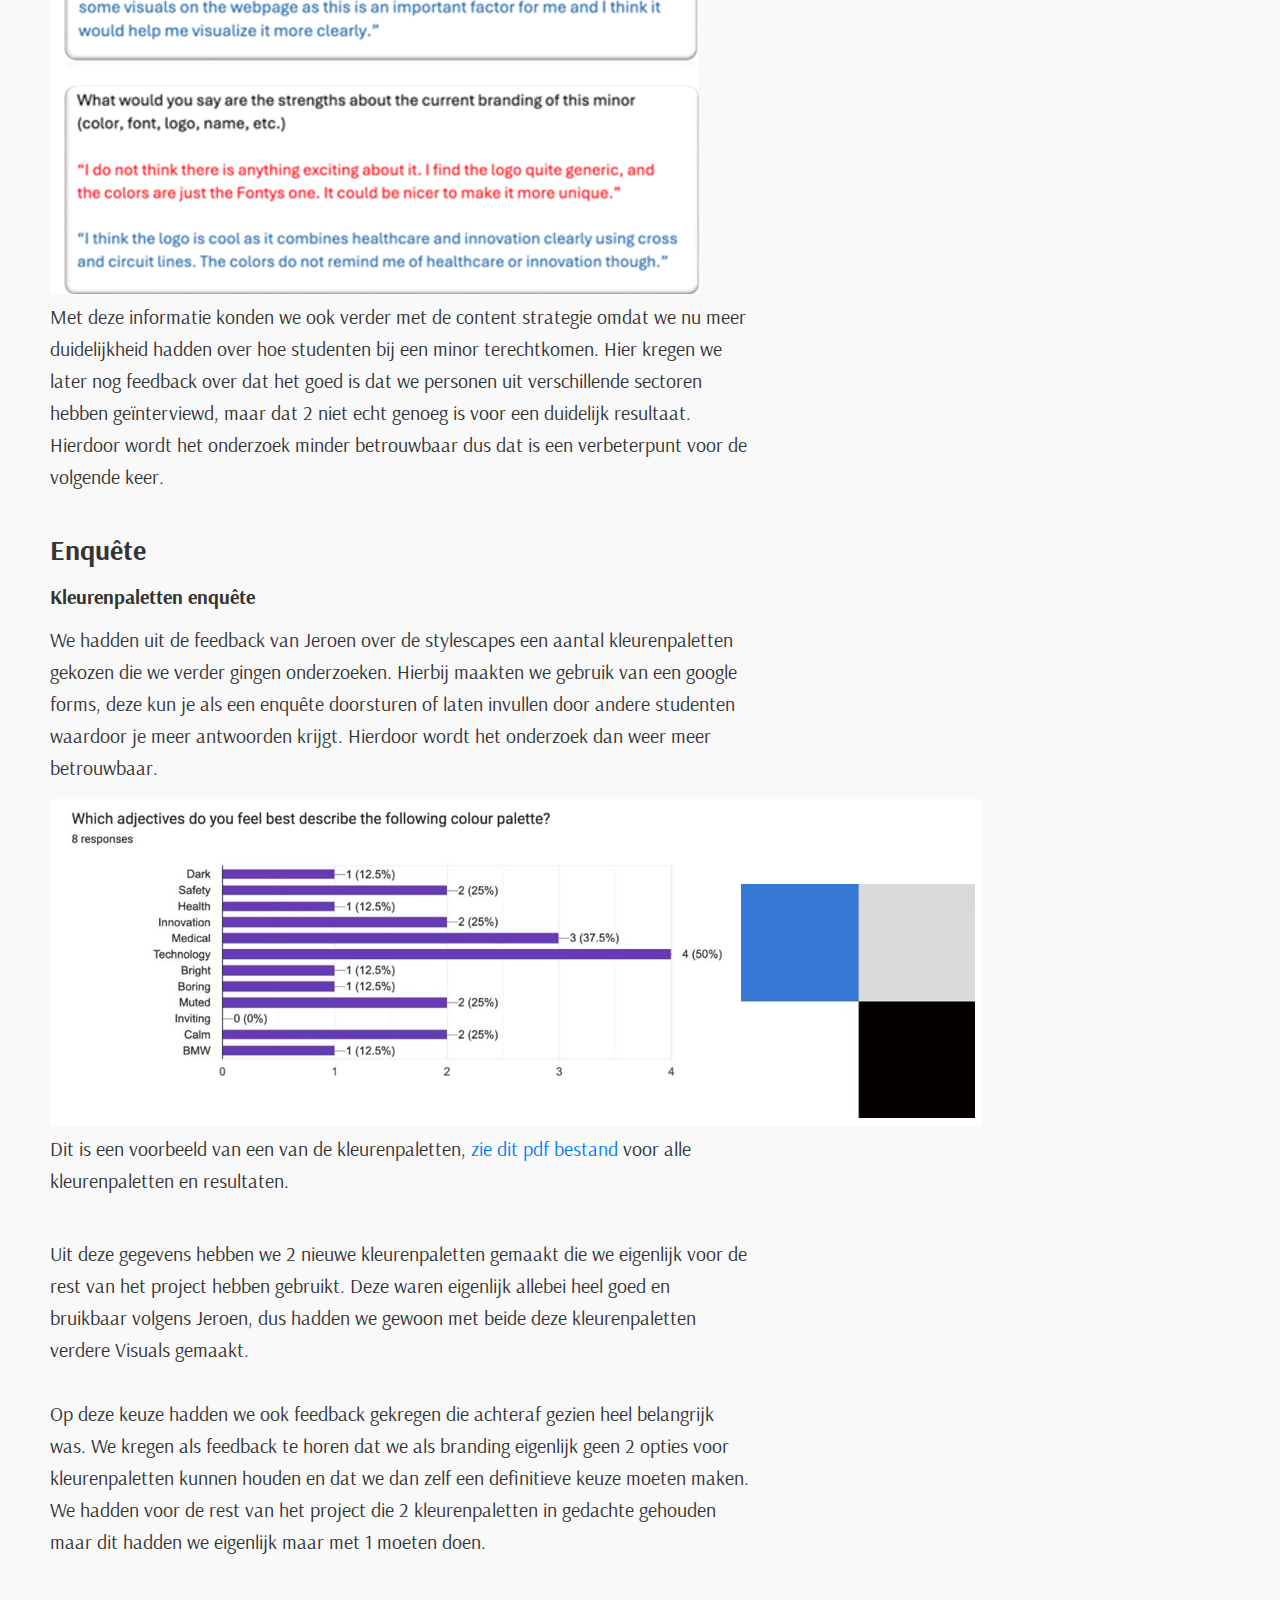
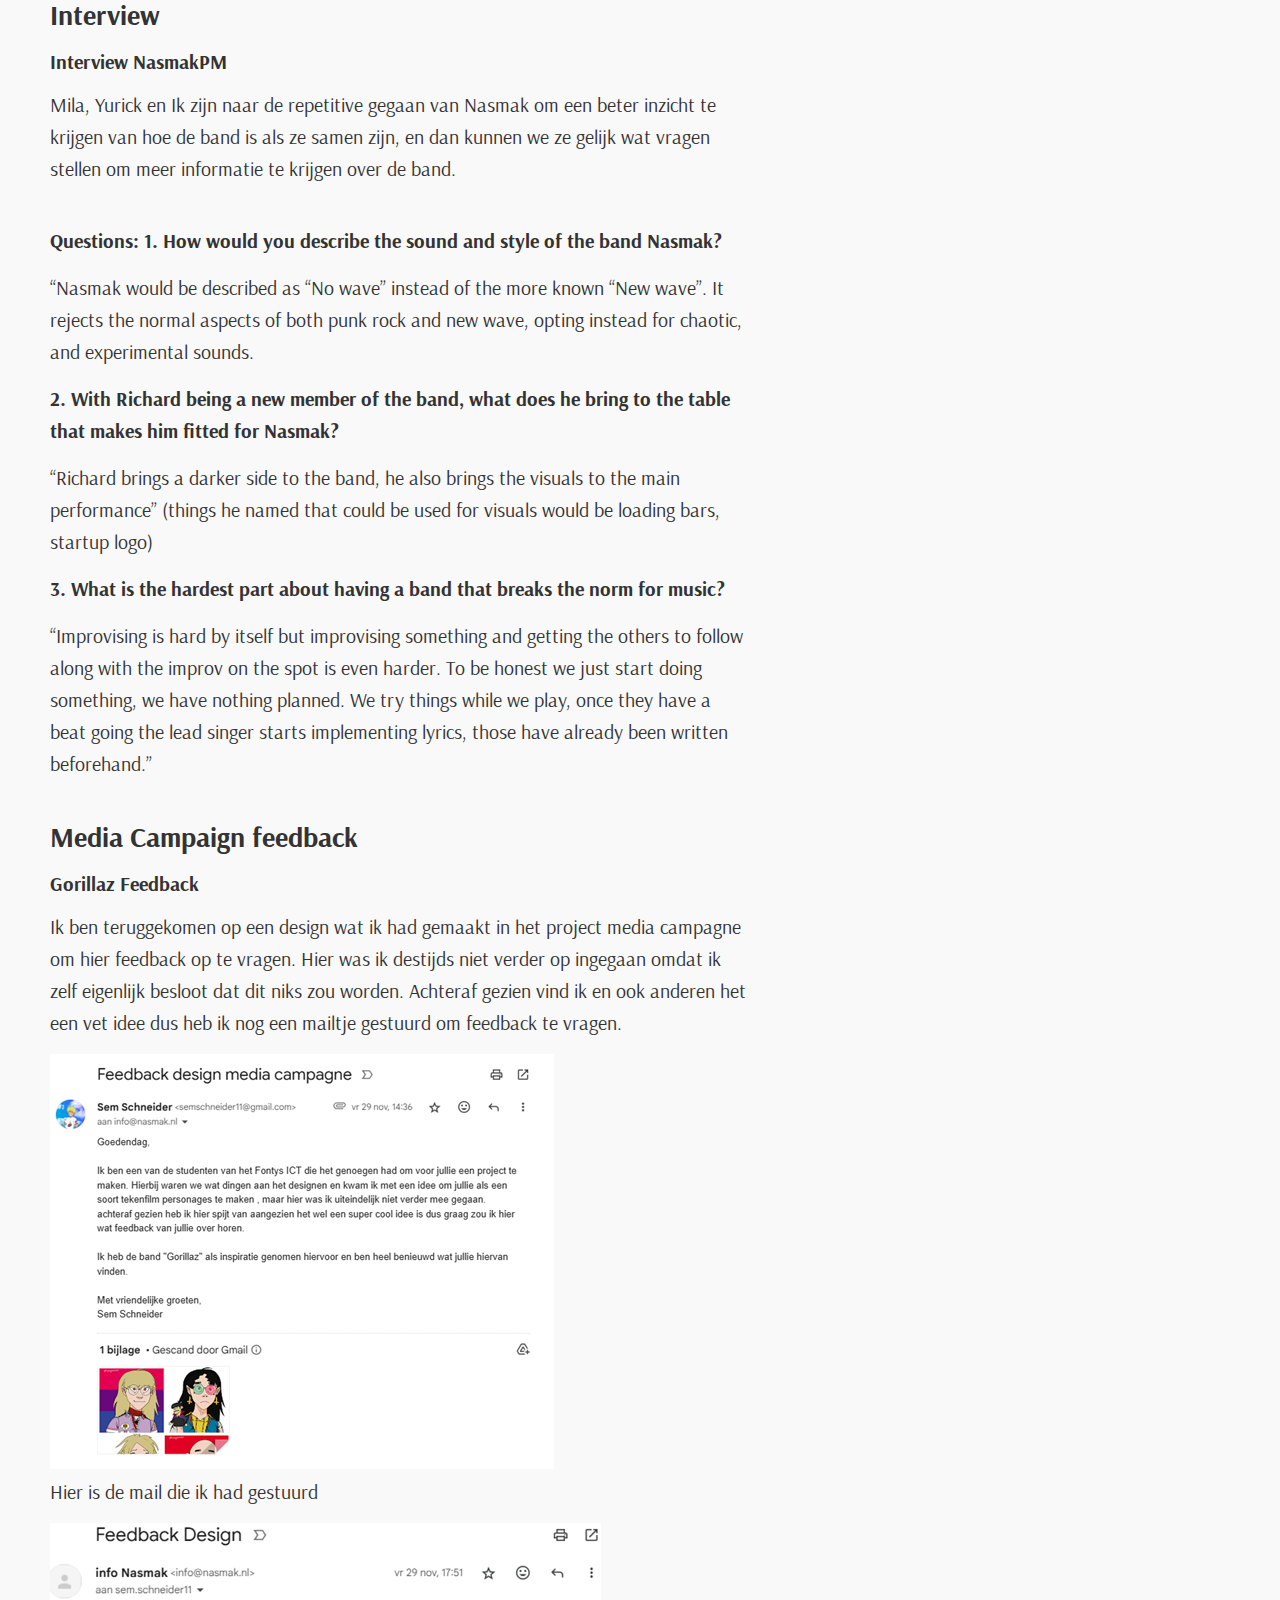
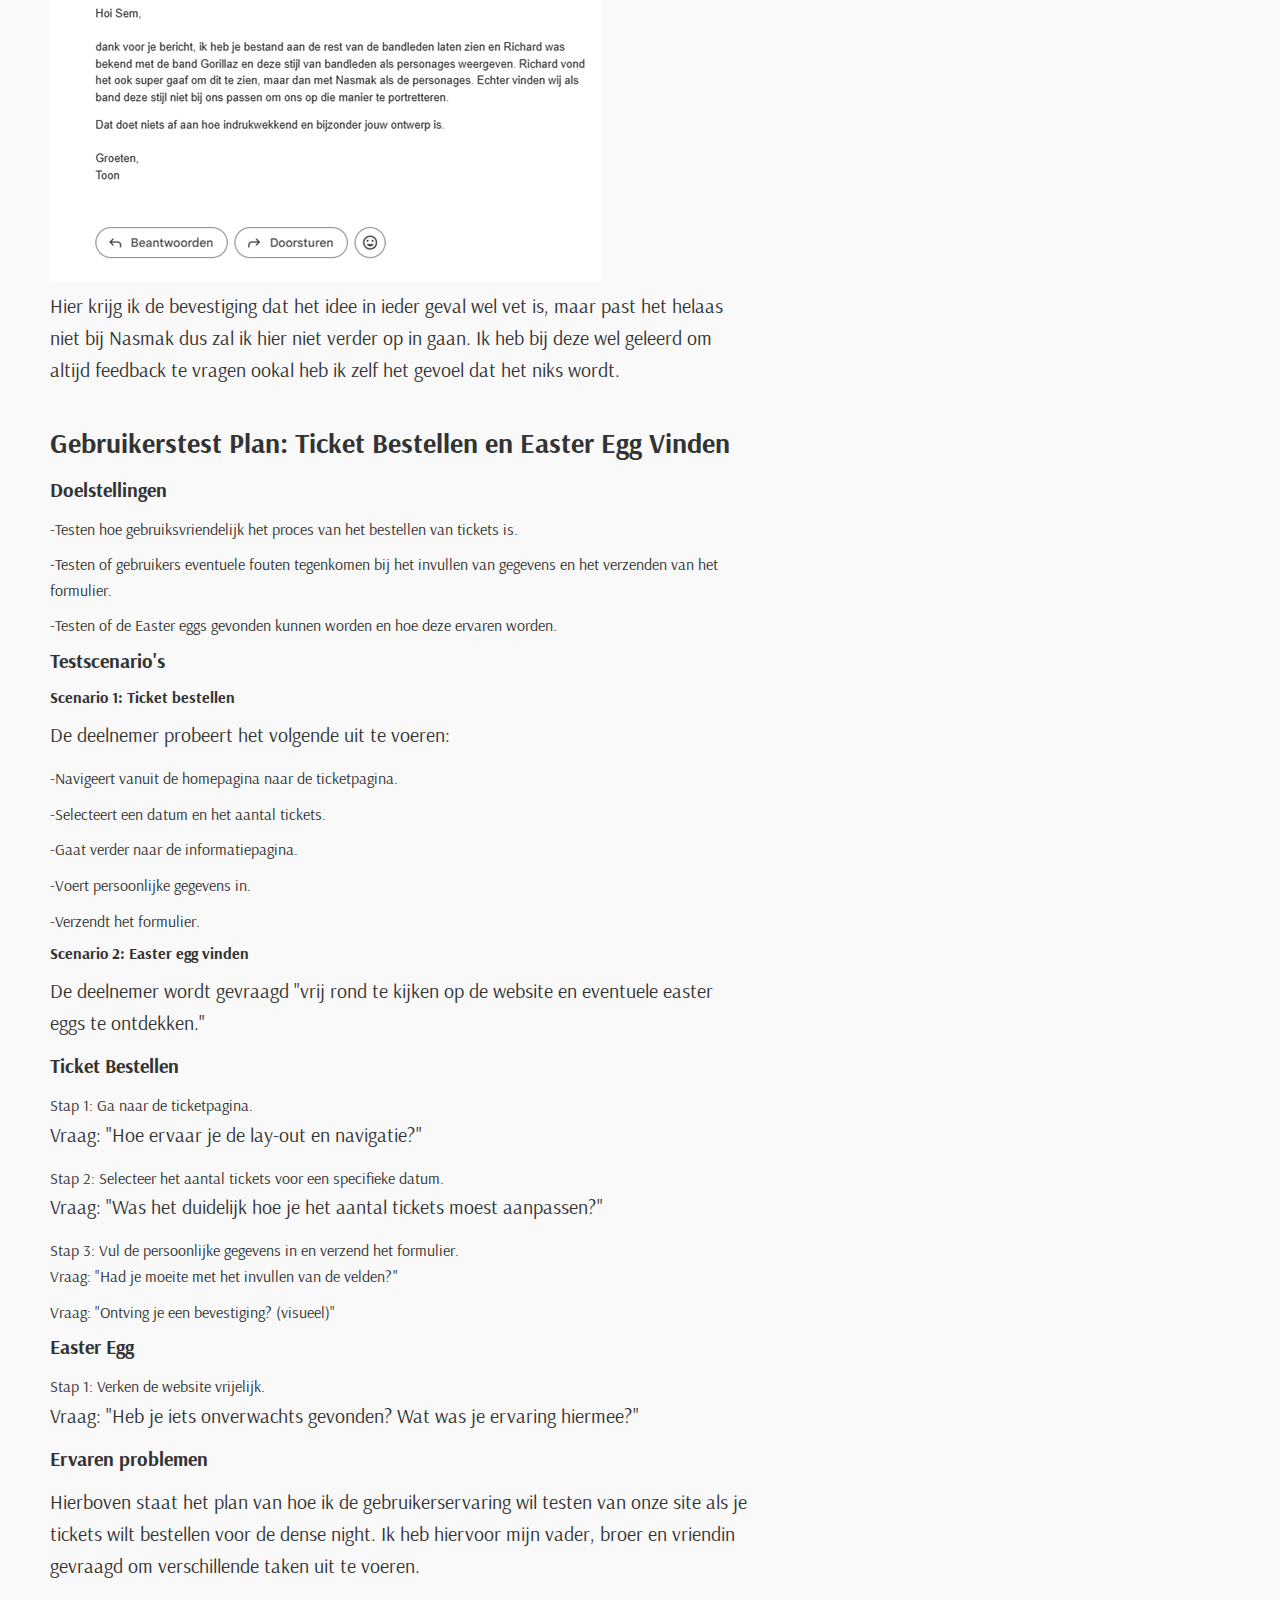
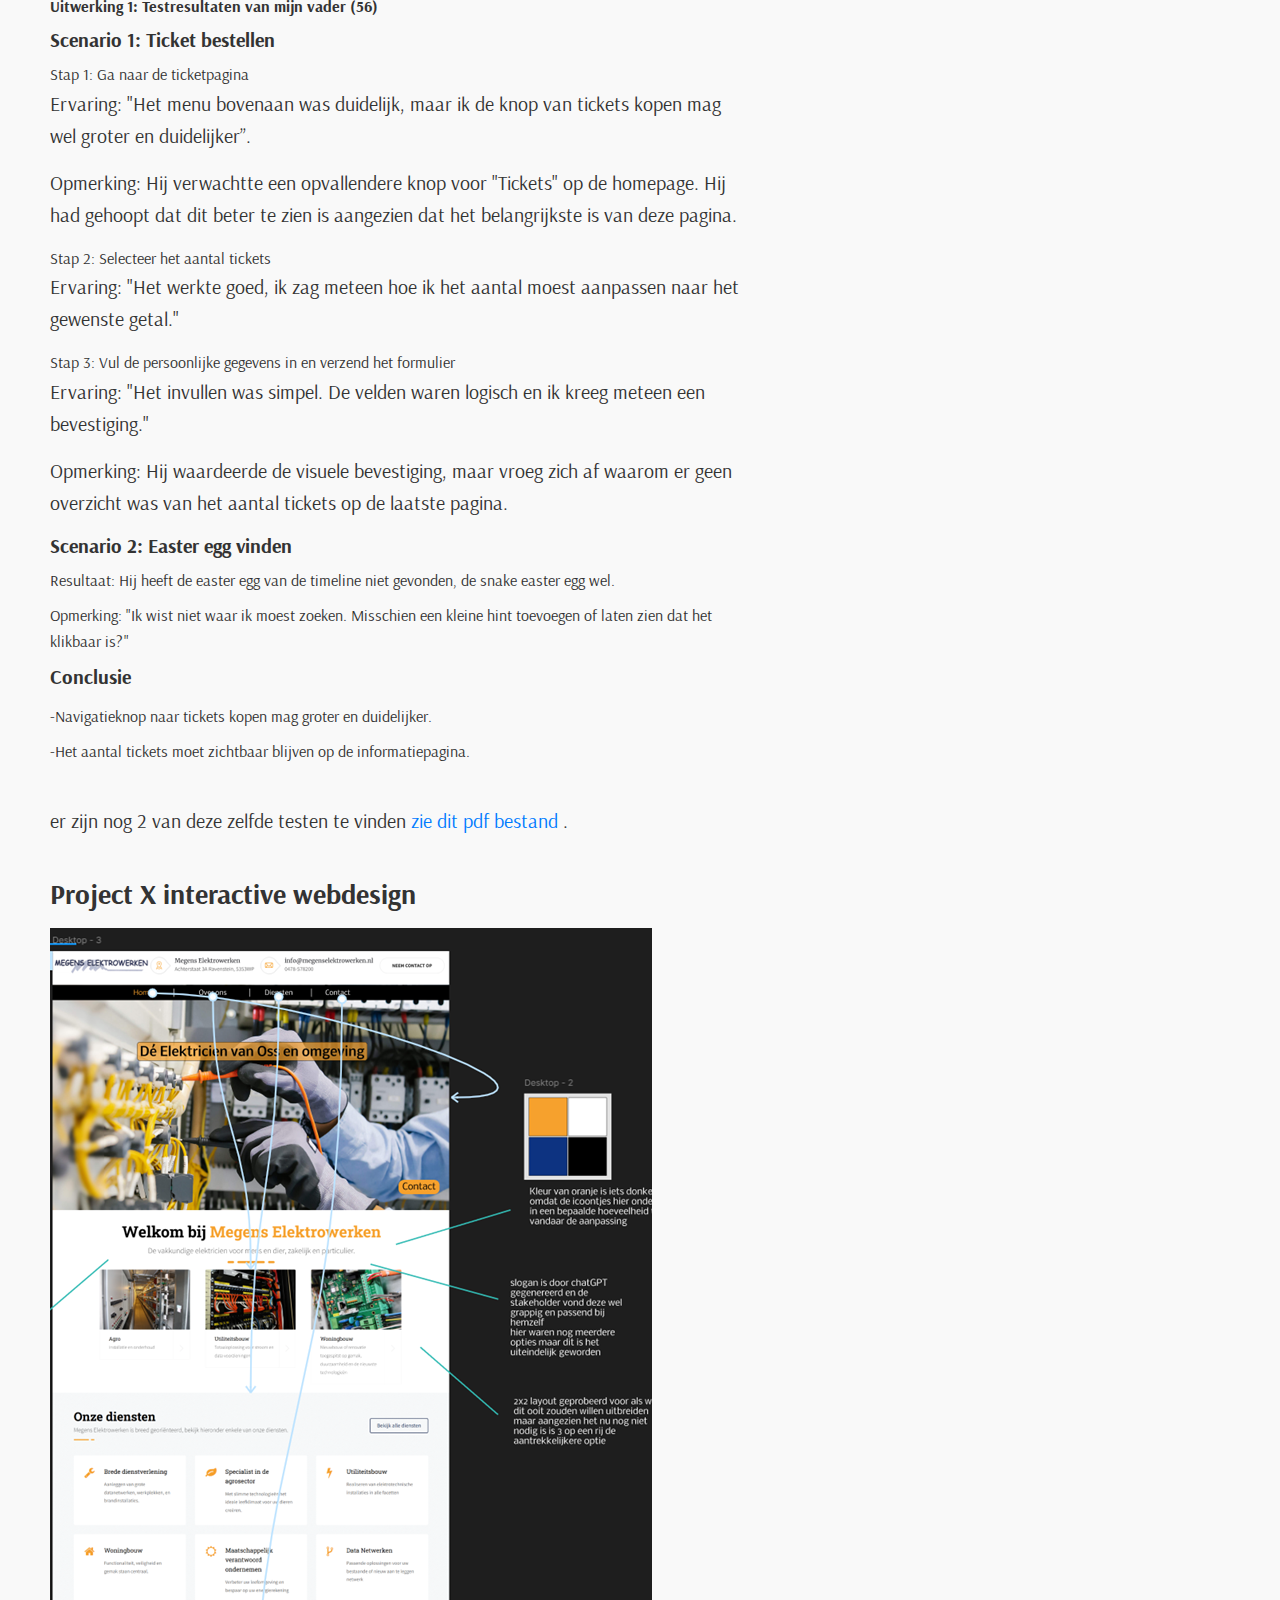
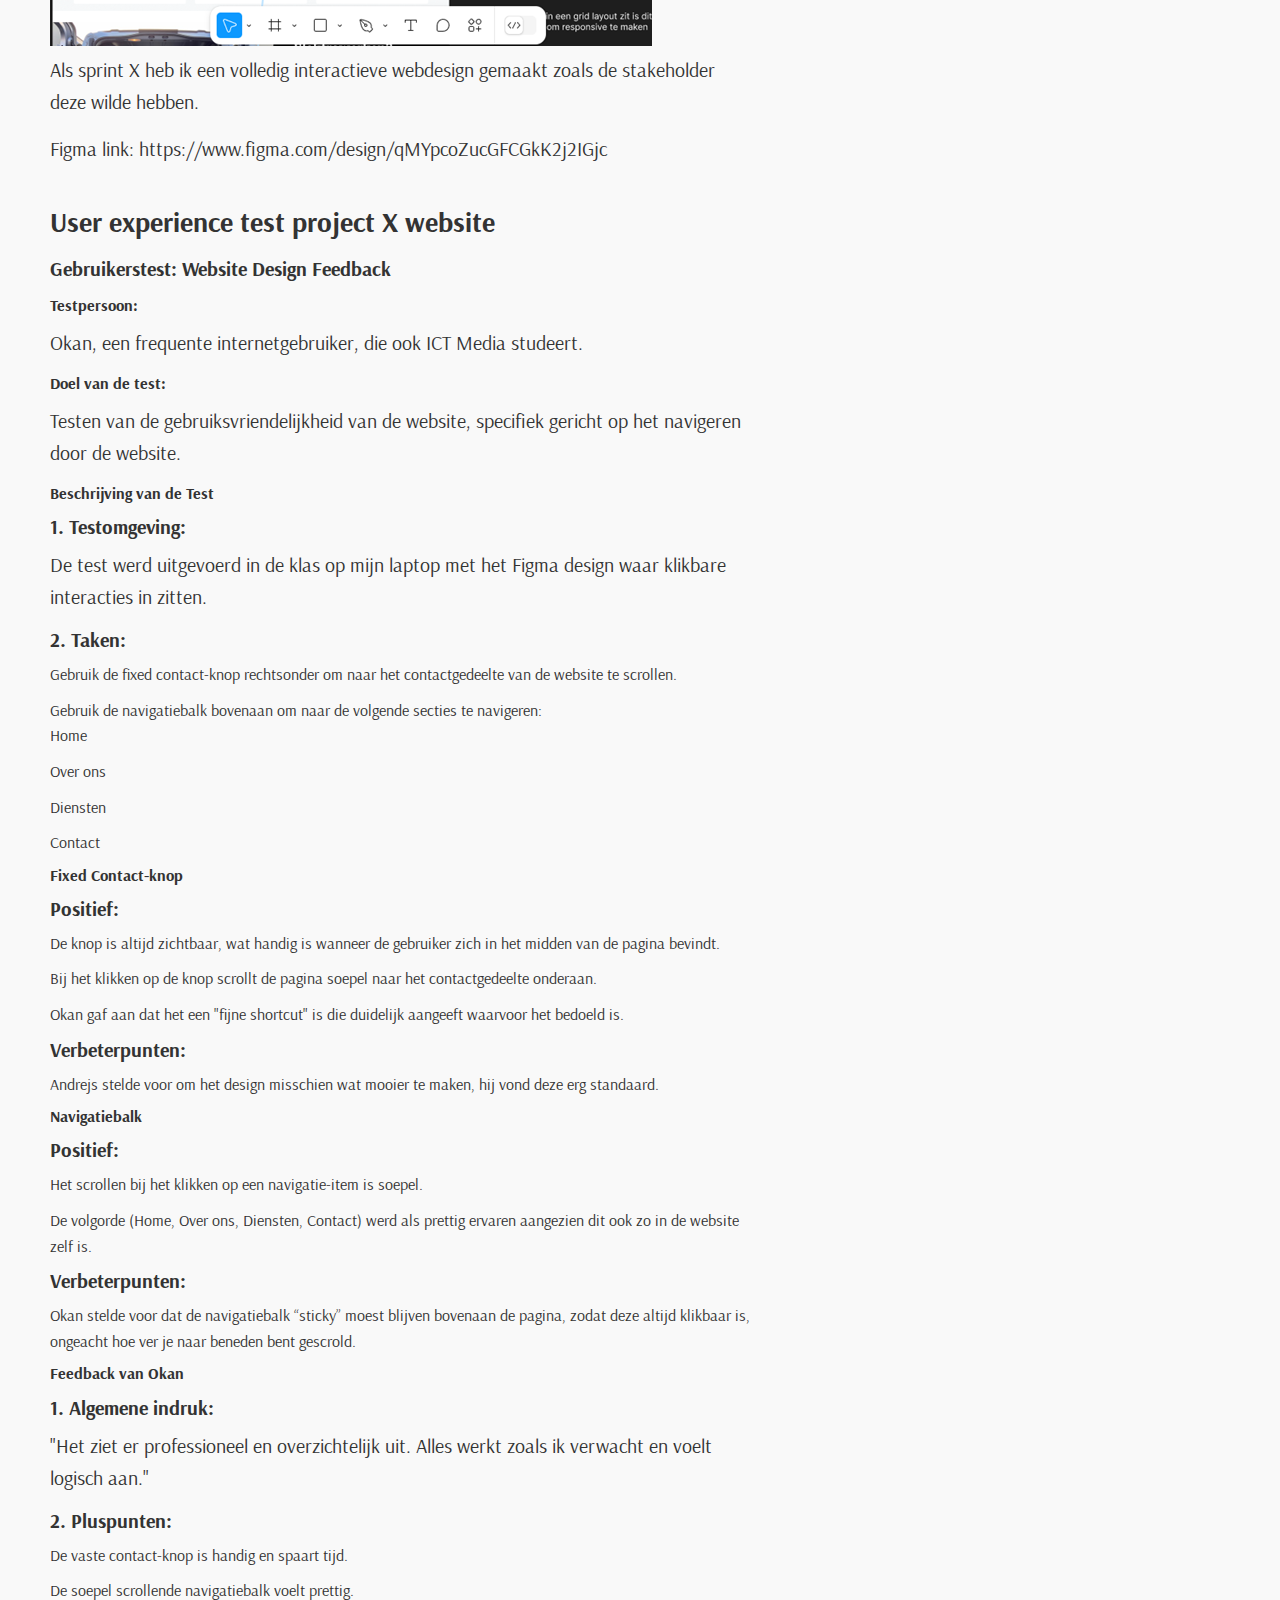
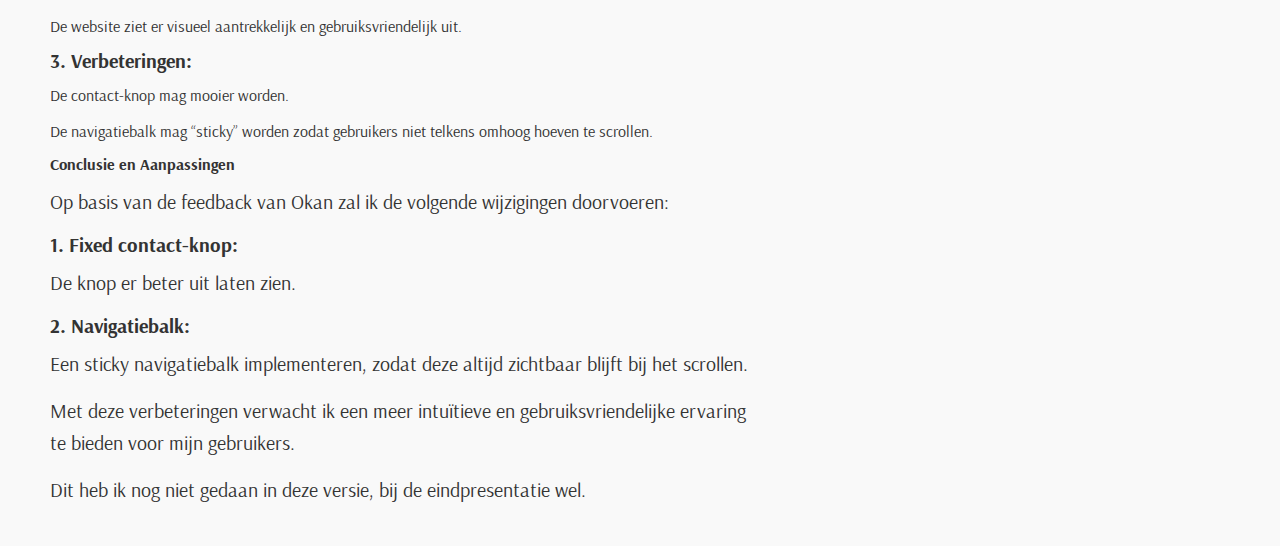
<file: interactive media product.html>
<!DOCTYPE html>
<html lang="en">
<head>
    <meta charset="UTF-8">
    <meta name="viewport" content="width=device-width, initial-scale=1.0">
    <title>Sem Portfolio</title>

    <link rel="stylesheet" href="styles/Reset.css">
    <link rel="stylesheet" href="styles/styleDesign.css">
    
    <style>
        @import url('https://fonts.googleapis.com/css2?family=Jua&family=Madimi+One&family=Ojuju:wght@200..800&display=swap');    
        @import url('https://fonts.googleapis.com/css2?family=Angkor&family=Jua&family=Madimi+One&family=Ojuju:wght@200..800&display=swap');
        @import url('https://fonts.googleapis.com/css2?family=Arsenal:wght@400;700&family=Arsenal+SC:ital,wght@0,400;1,400&display=swap');
    </style>
</head>
<main>
    <section>
        <h1>Interactive media products</h1>
        <h2>You orient in the relevant tech, media and design landscape and create interactive media products that you have tested with users and stakeholders.</h2>
    </section>

    <section id="table-of-contents">
        <h2>Inhoudsopgave</h2>
        <ul>
            <li><a href="#Health innovation">Stylescape testing with stakeholder</a></li>
            <li><a href="#interview1">Interview: Student and Graduate</a></li> 
            <li><a href="#enquête">Enquête: Kleurenpaletten</a></li> <Br>
            <li><a href="#interview2">Interview NasmakPM</a></li> 
            <li><a href="#Gorilaz-test">Gorillaz Feedback</a></li>
            <li><a href="#usertest-dev">Gebruikerstest Plan</a></li> <br>
            <li><a href="#Interative-design">Project X: Interactive Webdesign</a></li>
            <li><a href="#Usertest-X">User Experience Test: Project X</a></li>
        </ul>
    </section>
    

    <section id="Health innovation">
        <h2>Stylescape testing with stakeholder</h2>
        <h3 id="stylescape"> Stylescape Health Innovation</h3>
        <img src="images/IMP1.png" alt="IMP1">
        <p>Als groep hebben we allemaal een stylescape gemaakt over fontys health innovation, die we daarna met elkaar kunnen vergelijken en feedback kunnen vragen over welke het beste bij de minor past. Dit hebben we direct bij de stakeholder van het project gedaan. Ons doel hiervan was om meer duidelijkheid te krijgen over wat de stakeholder zelf voelt over de minor zodat wij daarop kunnen inspelen. </p>
        <img src="images/IMP2.png" alt="IMP2">
        <p>Jeroen (onze stakeholder) was hier heel duidelijk bij en gaf een uitgebreide uitleg over wat hij wel of niet passend vindt bij de minor Health Innovation. Door deze feedback hadden we ook keuzes kunnen maken over kleurenpalleten, en iconen die we willen toevoegen aan het onze designs.</p>
    </section>

    <section id="interview1">
        <h2>Interview</h2>
        <h3>Interview met student en afgestudeerde</h3>
        <p>Om verder informatie te krijgen over wat de student voelt bij de minor Health Innovation, en hoe de studenten op hun minor zijn gekomen hebben we interview vragen gesteld die ons verder zouden helpen met deze opdracht. Het doel was vooral om erachter te komen wat hoe studenten een minor kiezen, en wat ze van de huidige stijl van de minor Health Innovation vinden. </p>
        <img src="images/IMP3.png" alt="IMP3">
        <p>We hadden vervolgens 2 personen uit onze doelgroep geïnterviewd; 1 daarvan was een student uit de ict-sector, en de andere was uit de zorg sector. Hierdoor raakten we beide vlakken waar de minor over gaat. </p>
        <img src="images/IMP4.png" alt="IMP4">
        <p>Met deze informatie konden we ook verder met de content strategie omdat we nu meer duidelijkheid hadden over hoe studenten bij een minor terechtkomen. 
            Hier kregen we later nog feedback over dat het goed is dat we personen uit verschillende sectoren hebben geïnterviewd, maar dat 2 niet echt genoeg is voor een duidelijk resultaat. Hierdoor wordt het onderzoek minder betrouwbaar dus dat is een verbeterpunt voor de volgende keer. 
        </p>
    </section>

    <section id="enquête">
        <h2>Enquête</h2>
        <h3>Kleurenpaletten enquête </h3>
        <p>We hadden uit de feedback van Jeroen over de stylescapes een aantal kleurenpaletten gekozen die we verder gingen onderzoeken. Hierbij maakten we gebruik van een google forms, deze kun je als een enquête doorsturen of laten invullen door andere studenten waardoor je meer antwoorden krijgt. Hierdoor wordt het onderzoek dan weer meer betrouwbaar.  </p>
        <img src="images/IMP5.png" alt="IMP5">
        <p>Dit is een voorbeeld van een van de kleurenpaletten, <a href="files/Interactive Media Products.pdf" target="_blank">zie dit pdf bestand</a> voor alle kleurenpaletten en resultaten.</p>
        <br> <p>Uit deze gegevens hebben we 2 nieuwe kleurenpaletten gemaakt die we eigenlijk voor de rest van het project hebben gebruikt. Deze waren eigenlijk allebei heel goed en bruikbaar volgens Jeroen, dus hadden we gewoon met beide deze kleurenpaletten verdere Visuals gemaakt.   
            <br> <br>Op deze keuze hadden we ook feedback gekregen die achteraf gezien heel belangrijk was. We kregen als feedback te horen dat we als branding eigenlijk geen 2 opties voor kleurenpaletten kunnen houden en dat we dan zelf een definitieve keuze moeten maken. We hadden voor de rest van het project die 2 kleurenpaletten in gedachte gehouden maar dit hadden we eigenlijk maar met 1 moeten doen. 
           </p>
    </section>

    <section id="interview2">
        <h2>Interview</h2>
        <h3>Interview NasmakPM</h3>
        <p>Mila, Yurick en Ik zijn naar de repetitive gegaan van Nasmak om een beter inzicht te krijgen van hoe de band is als ze samen zijn, en dan kunnen we ze gelijk wat vragen stellen om meer informatie te krijgen over de band. </p>
        <br>
        <p id="questions">Questions: 1. How would you describe the sound and style of the band Nasmak?</p>
        <p>“Nasmak would be described as “No wave” instead of the more known “New wave”. It rejects the normal aspects of both punk rock and new wave, opting instead for chaotic, and experimental sounds. </p>
        <p id="questions">2. With Richard being a new member of the band, what does he bring to the table that makes him fitted for Nasmak?</p>
        <p> “Richard brings a darker side to the band, he also brings the visuals to the main performance” (things he named that could be used for visuals would be loading bars, startup logo) </p>
        <p id="questions">3. What is the hardest part about having a band that breaks the norm for music? </p>
        <p>“Improvising is hard by itself but improvising something and getting the others to follow along with the improv on the spot is even harder. To be honest we just start doing something, we have nothing planned. We try things while we play, once they have a beat going the lead singer starts implementing lyrics, those have already been written beforehand.”</p>
    </section>
    
    <section id="Gorilaz-test">
    <h2>Media Campaign feedback</h2>
    <h3 id="Gorillaz-feedback">Gorillaz Feedback</h3>
    <p>Ik ben teruggekomen op een design wat ik had gemaakt in het project media campagne om hier feedback op te vragen. Hier was ik destijds niet verder op ingegaan omdat ik zelf eigenlijk besloot dat dit niks zou worden. Achteraf gezien vind ik en ook anderen het een vet idee dus heb ik nog een mailtje gestuurd om feedback te vragen. </p>
    <img src="images/IMP6.png" alt="IMP6">
    <p>Hier is de mail die ik had gestuurd</p>
    <img src="images/IMP7.png" alt="IMP7"> 
    <p>Hier krijg ik de bevestiging dat het idee in ieder geval wel vet is, maar past het helaas niet bij Nasmak dus zal ik hier niet verder op in gaan. 
        Ik heb bij deze wel geleerd om altijd feedback te vragen ookal heb ik zelf het gevoel dat het niks wordt. </p>
    </section>

    <section id="usertest-dev">
            <section>
                <h2>Gebruikerstest Plan: Ticket Bestellen en Easter Egg Vinden</h2>
                <h3>Doelstellingen</h3>
                <ol>
                    <li>-Testen hoe gebruiksvriendelijk het proces van het bestellen van tickets is.</li>
                    <li>-Testen of gebruikers eventuele fouten tegenkomen bij het invullen van gegevens en het verzenden van het formulier.</li>
                    <li>-Testen of de Easter eggs gevonden kunnen worden en hoe deze ervaren worden.</li>
                </ol>
        
                <h3>Testscenario's</h3>
                <h4>Scenario 1: Ticket bestellen</h4>
                <p>De deelnemer probeert het volgende uit te voeren:</p>
                <ul>
                    <li>-Navigeert vanuit de homepagina naar de ticketpagina.</li>
                    <li>-Selecteert een datum en het aantal tickets.</li>
                    <li>-Gaat verder naar de informatiepagina.</li>
                    <li>-Voert persoonlijke gegevens in.</li>
                    <li>-Verzendt het formulier.</li>
                </ul>
                <h4>Scenario 2: Easter egg vinden</h4>
                <p>De deelnemer wordt gevraagd "vrij rond te kijken op de website en eventuele easter eggs te ontdekken."</p>
        
                <h3>Ticket Bestellen</h3>
                <ul>
                    <li>
                        <strong>Stap 1: Ga naar de ticketpagina.</strong>
                        <p>Vraag: "Hoe ervaar je de lay-out en navigatie?"</p>
                    </li>
                    <li>
                        <strong>Stap 2: Selecteer het aantal tickets voor een specifieke datum.</strong>
                        <p>Vraag: "Was het duidelijk hoe je het aantal tickets moest aanpassen?"</p>
                    </li>
                    <li>
                        <strong>Stap 3: Vul de persoonlijke gegevens in en verzend het formulier.</strong>
                        <ul>
                            <li>Vraag: "Had je moeite met het invullen van de velden?"</li>
                            <li>Vraag: "Ontving je een bevestiging? (visueel)"</li>
                        </ul>
                    </li>
                </ul>
        
                <h3>Easter Egg</h3>
                <ul>
                    <li>
                        <strong>Stap 1: Verken de website vrijelijk.</strong>
                        <p>Vraag: "Heb je iets onverwachts gevonden? Wat was je ervaring hiermee?"</p>
                    </li>
                </ul>
        
                <h3>Ervaren problemen</h3>
                <p>Hierboven staat het plan van hoe ik de gebruikerservaring wil testen van onze site als je tickets wilt bestellen voor de dense night. Ik heb hiervoor mijn vader, broer en vriendin gevraagd om verschillende taken uit te voeren.</p>
        
                <h4>Uitwerking 1: Testresultaten van mijn vader (56)</h4>
                <h5>Scenario 1: Ticket bestellen</h5>
                <ol>
                    <li>
                        <strong>Stap 1: Ga naar de ticketpagina</strong>
                        <p><strong>Ervaring:</strong> "Het menu bovenaan was duidelijk, maar ik de knop van tickets kopen mag wel groter en duidelijker”.</p>
                        <p><strong>Opmerking:</strong> Hij verwachtte een opvallendere knop voor "Tickets" op de homepage. Hij had gehoopt dat dit beter te zien is aangezien dat het belangrijkste is van deze pagina.</p>
                    </li>
                    <li>
                        <strong>Stap 2: Selecteer het aantal tickets</strong>
                        <p><strong>Ervaring:</strong> "Het werkte goed, ik zag meteen hoe ik het aantal moest aanpassen naar het gewenste getal."</p>
                    </li>
                    <li>
                        <strong>Stap 3: Vul de persoonlijke gegevens in en verzend het formulier</strong>
                        <p><strong>Ervaring:</strong> "Het invullen was simpel. De velden waren logisch en ik kreeg meteen een bevestiging."</p>
                        <p><strong>Opmerking:</strong> Hij waardeerde de visuele bevestiging, maar vroeg zich af waarom er geen overzicht was van het aantal tickets op de laatste pagina.</p>
                    </li>
                </ol>
        
                <h5>Scenario 2: Easter egg vinden</h5>
                <ul>
                    <li>
                        <strong>Resultaat:</strong> Hij heeft de easter egg van de timeline niet gevonden, de snake easter egg wel.
                    </li>
                    <li>
                        <strong>Opmerking:</strong> "Ik wist niet waar ik moest zoeken. Misschien een kleine hint toevoegen of laten zien dat het klikbaar is?"
                    </li>
                </ul>
        
                <h3>Conclusie</h3>
                <ol>
                    <li>-Navigatieknop naar tickets kopen mag groter en duidelijker.</li>
                    <li>-Het aantal tickets moet zichtbaar blijven op de informatiepagina.</li>
                </ol>
            </section>
            <P>er zijn nog 2 van deze zelfde testen te vinden <a href="files/Interactive Media Products.pdf" target="_blank">zie dit pdf bestand</a> .</P>
        </section>

        <section id="Interative-design">
            <h2>Project X interactive webdesign</h2>
            <img src="images/IMP8.png" alt="IMP8">
            <p>Als sprint X heb ik een volledig interactieve webdesign gemaakt zoals de stakeholder deze wilde hebben. </p>
            <p> Figma link: https://www.figma.com/design/qMYpcoZucGFCGkK2j2IGjc</p>
        </section>

        <section id="Usertest-X">
            <h2 id="UX test project X website">User experience test project X website</h2>
            <h3>Gebruikerstest: Website Design Feedback</h3>
            <h4>Testpersoon:</h4>
            <p>Okan, een frequente internetgebruiker, die ook ICT Media studeert.</p>
            
            <h4>Doel van de test:</h4>
            <p>Testen van de gebruiksvriendelijkheid van de website, specifiek gericht op het navigeren door de website.</p>
            
            <h4>Beschrijving van de Test</h4>
            <h5>1. Testomgeving:</h5>
            <p>De test werd uitgevoerd in de klas op mijn laptop met het Figma design waar klikbare interacties in zitten.</p>
            
            <h5>2. Taken:</h5>
            <ul>
                <li>Gebruik de fixed contact-knop rechtsonder om naar het contactgedeelte van de website te scrollen.</li>
                <li>Gebruik de navigatiebalk bovenaan om naar de volgende secties te navigeren:
                    <ul>
                        <li>Home</li>
                        <li>Over ons</li>
                        <li>Diensten</li>
                        <li>Contact</li>
                    </ul>
                </li>
            </ul>
            
            <h4>Fixed Contact-knop</h4>
            <h5>Positief:</h5>
            <ul>
                <li>De knop is altijd zichtbaar, wat handig is wanneer de gebruiker zich in het midden van de pagina bevindt.</li>
                <li>Bij het klikken op de knop scrollt de pagina soepel naar het contactgedeelte onderaan.</li>
                <li>Okan gaf aan dat het een "fijne shortcut" is die duidelijk aangeeft waarvoor het bedoeld is.</li>
            </ul>
            <h5>Verbeterpunten:</h5>
            <ul>
                <li>Andrejs stelde voor om het design misschien wat mooier te maken, hij vond deze erg standaard.</li>
            </ul>
            
            <h4>Navigatiebalk</h4>
            <h5>Positief:</h5>
            <ul>
                <li>Het scrollen bij het klikken op een navigatie-item is soepel.</li>
                <li>De volgorde (Home, Over ons, Diensten, Contact) werd als prettig ervaren aangezien dit ook zo in de website zelf is.</li>
            </ul>
            <h5>Verbeterpunten:</h5>
            <ul>
                <li>Okan stelde voor dat de navigatiebalk “sticky” moest blijven bovenaan de pagina, zodat deze altijd klikbaar is, ongeacht hoe ver je naar beneden bent gescrold.</li>
            </ul>
            
            <h4>Feedback van Okan</h4>
            <h5>1. Algemene indruk:</h5>
            <p>"Het ziet er professioneel en overzichtelijk uit. Alles werkt zoals ik verwacht en voelt logisch aan."</p>
            <h5>2. Pluspunten:</h5>
            <ul>
                <li>De vaste contact-knop is handig en spaart tijd.</li>
                <li>De soepel scrollende navigatiebalk voelt prettig.</li>
                <li>De website ziet er visueel aantrekkelijk en gebruiksvriendelijk uit.</li>
            </ul>
            <h5>3. Verbeteringen:</h5>
            <ul>
                <li>De contact-knop mag mooier worden.</li>
                <li>De navigatiebalk mag “sticky” worden zodat gebruikers niet telkens omhoog hoeven te scrollen.</li>
            </ul>
            
            <h4>Conclusie en Aanpassingen</h4>
            <p>Op basis van de feedback van Okan zal ik de volgende wijzigingen doorvoeren:</p>
            <h5>1. Fixed contact-knop:</h5>
            <p>De knop er beter uit laten zien.</p>
            <h5>2. Navigatiebalk:</h5>
            <p>Een sticky navigatiebalk implementeren, zodat deze altijd zichtbaar blijft bij het scrollen.</p>
            <p>Met deze verbeteringen verwacht ik een meer intuïtieve en gebruiksvriendelijke ervaring te bieden voor mijn gebruikers.</p>
            <p>Dit heb ik nog niet gedaan in deze versie, bij de eindpresentatie wel.</p>
        </section>
</main>
</html>
</file>
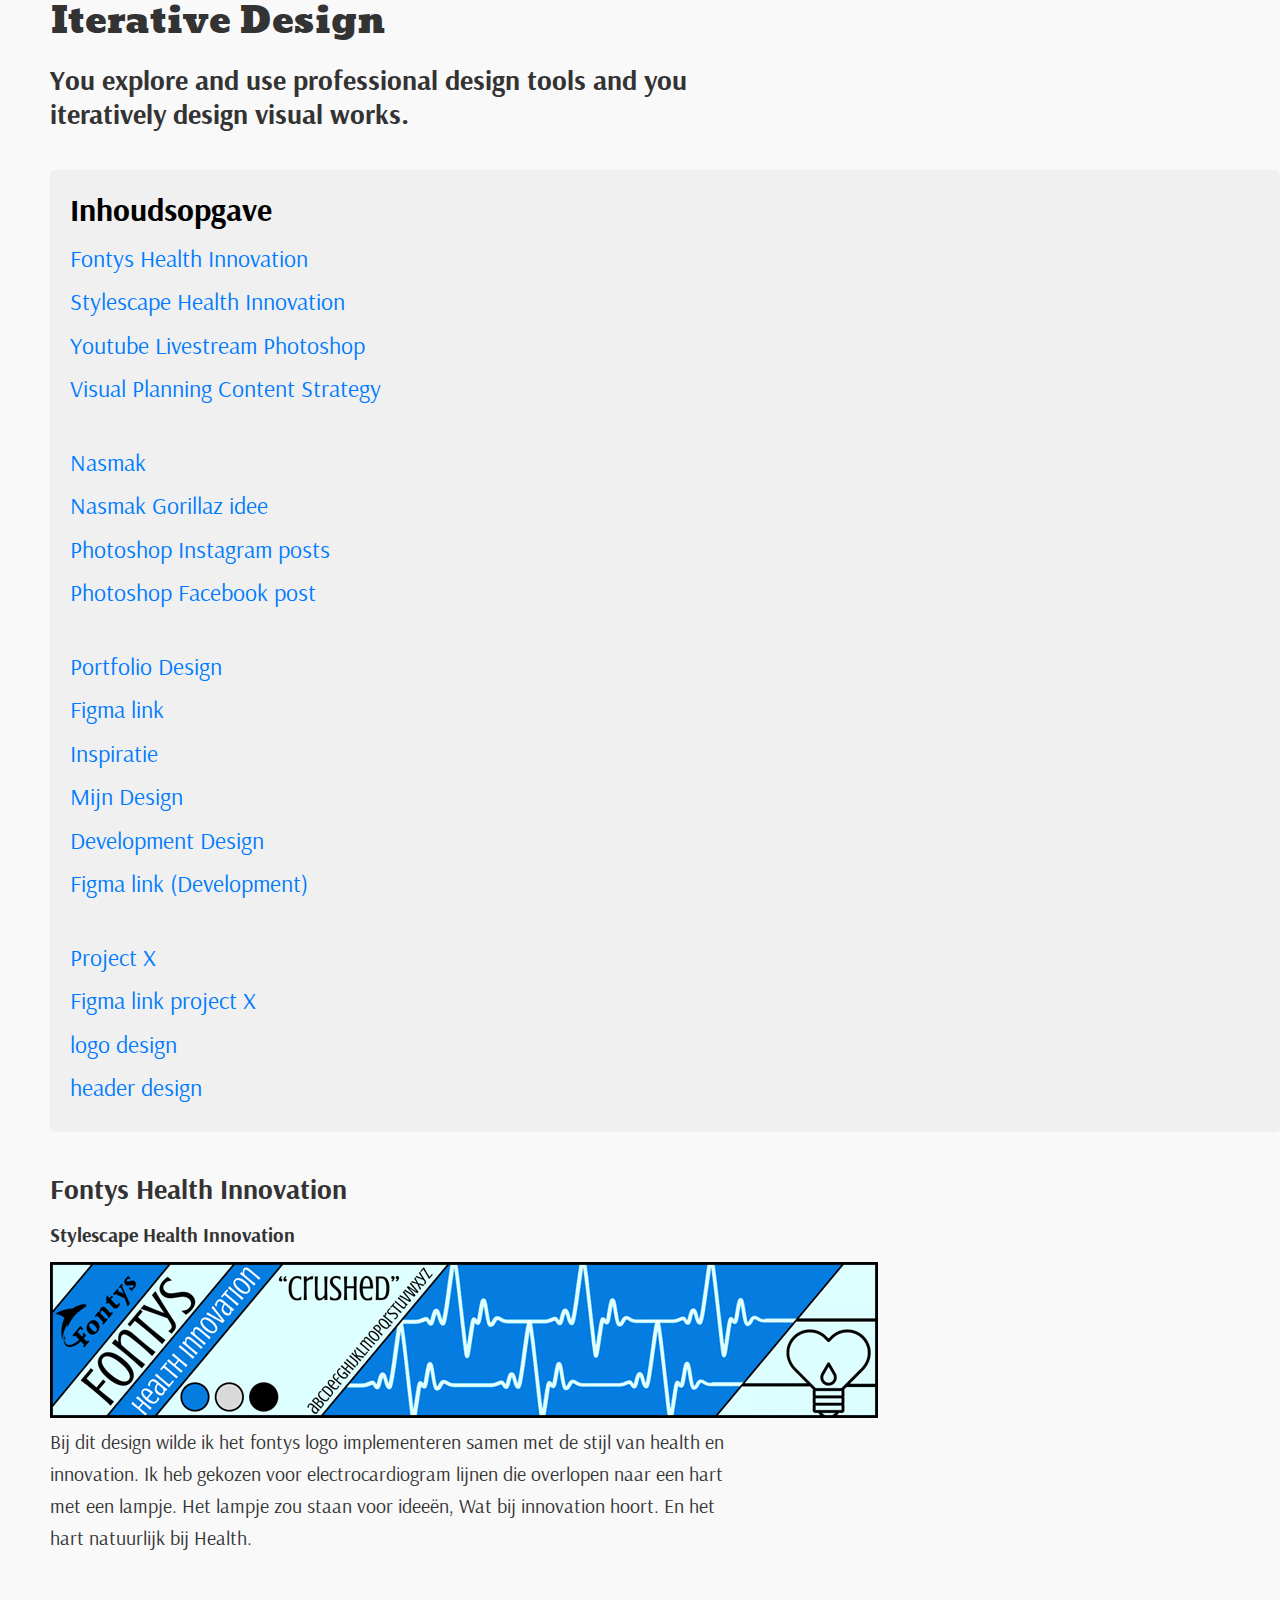
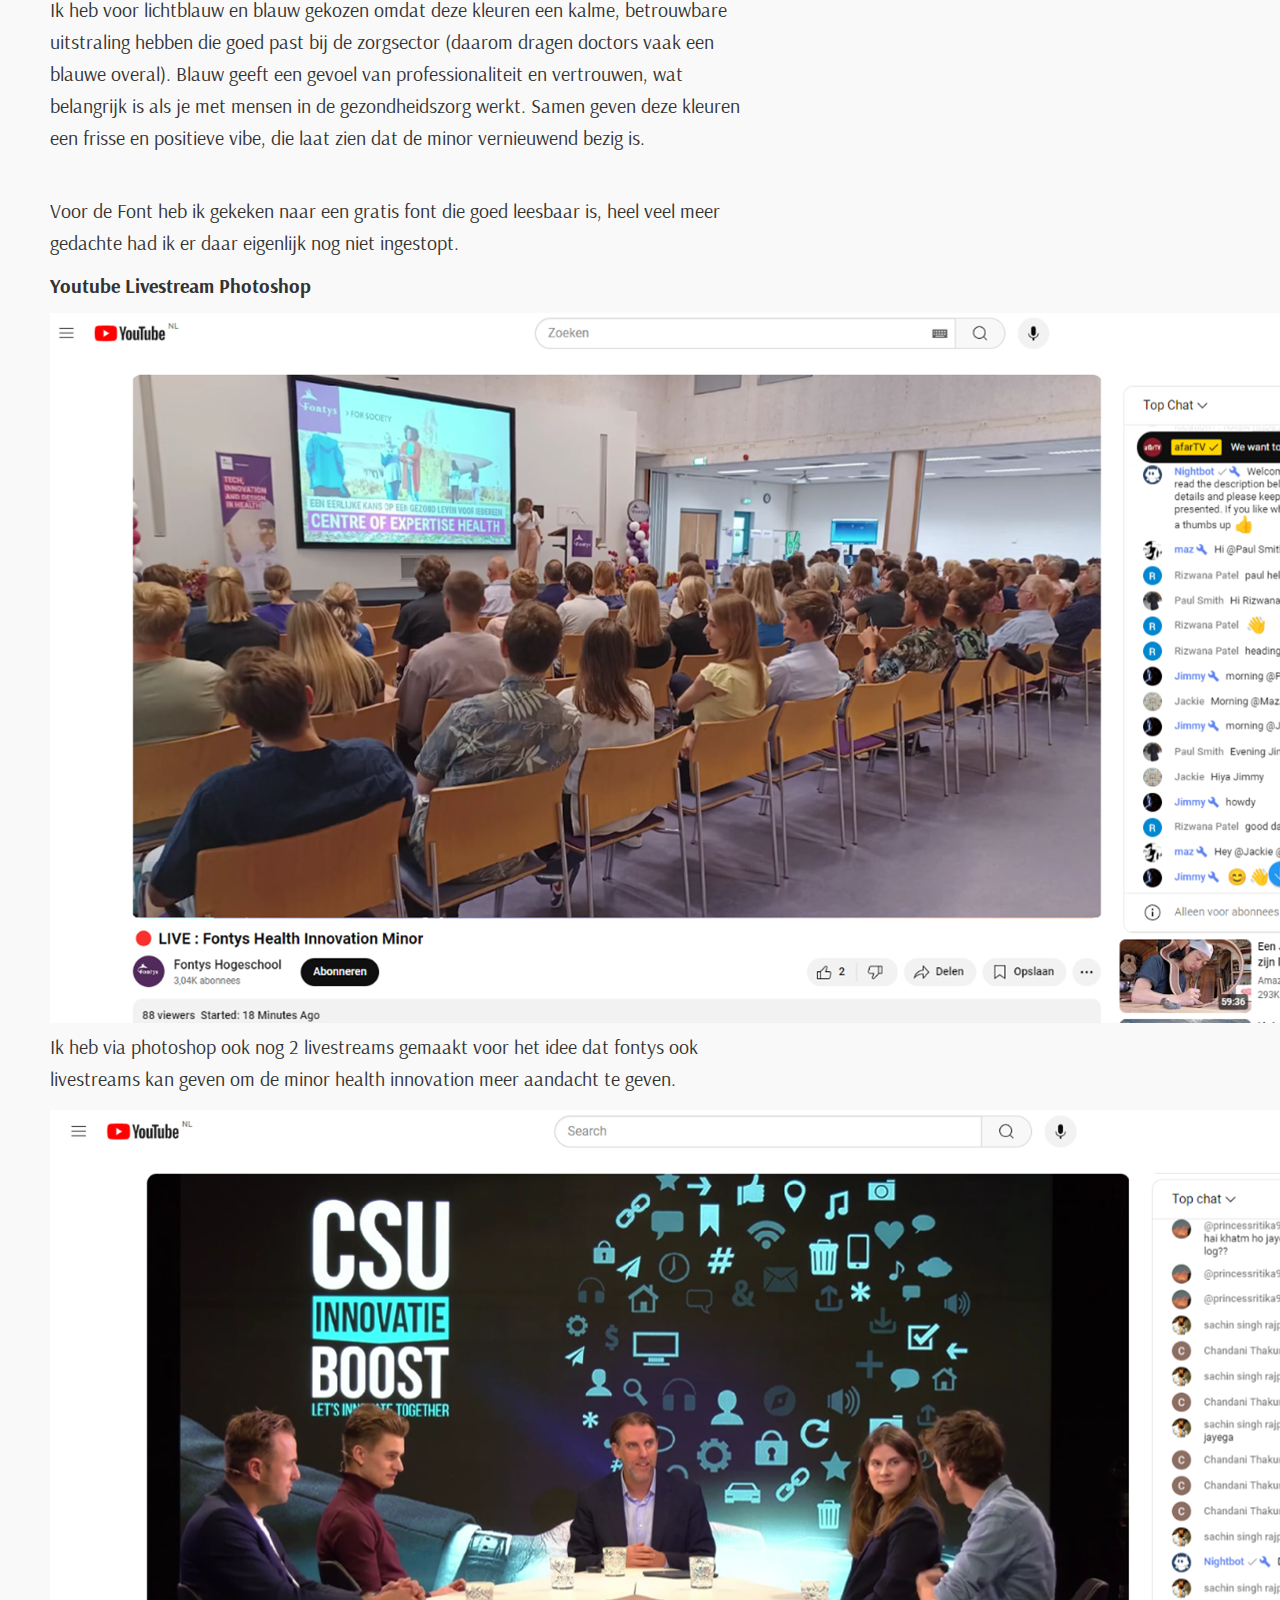
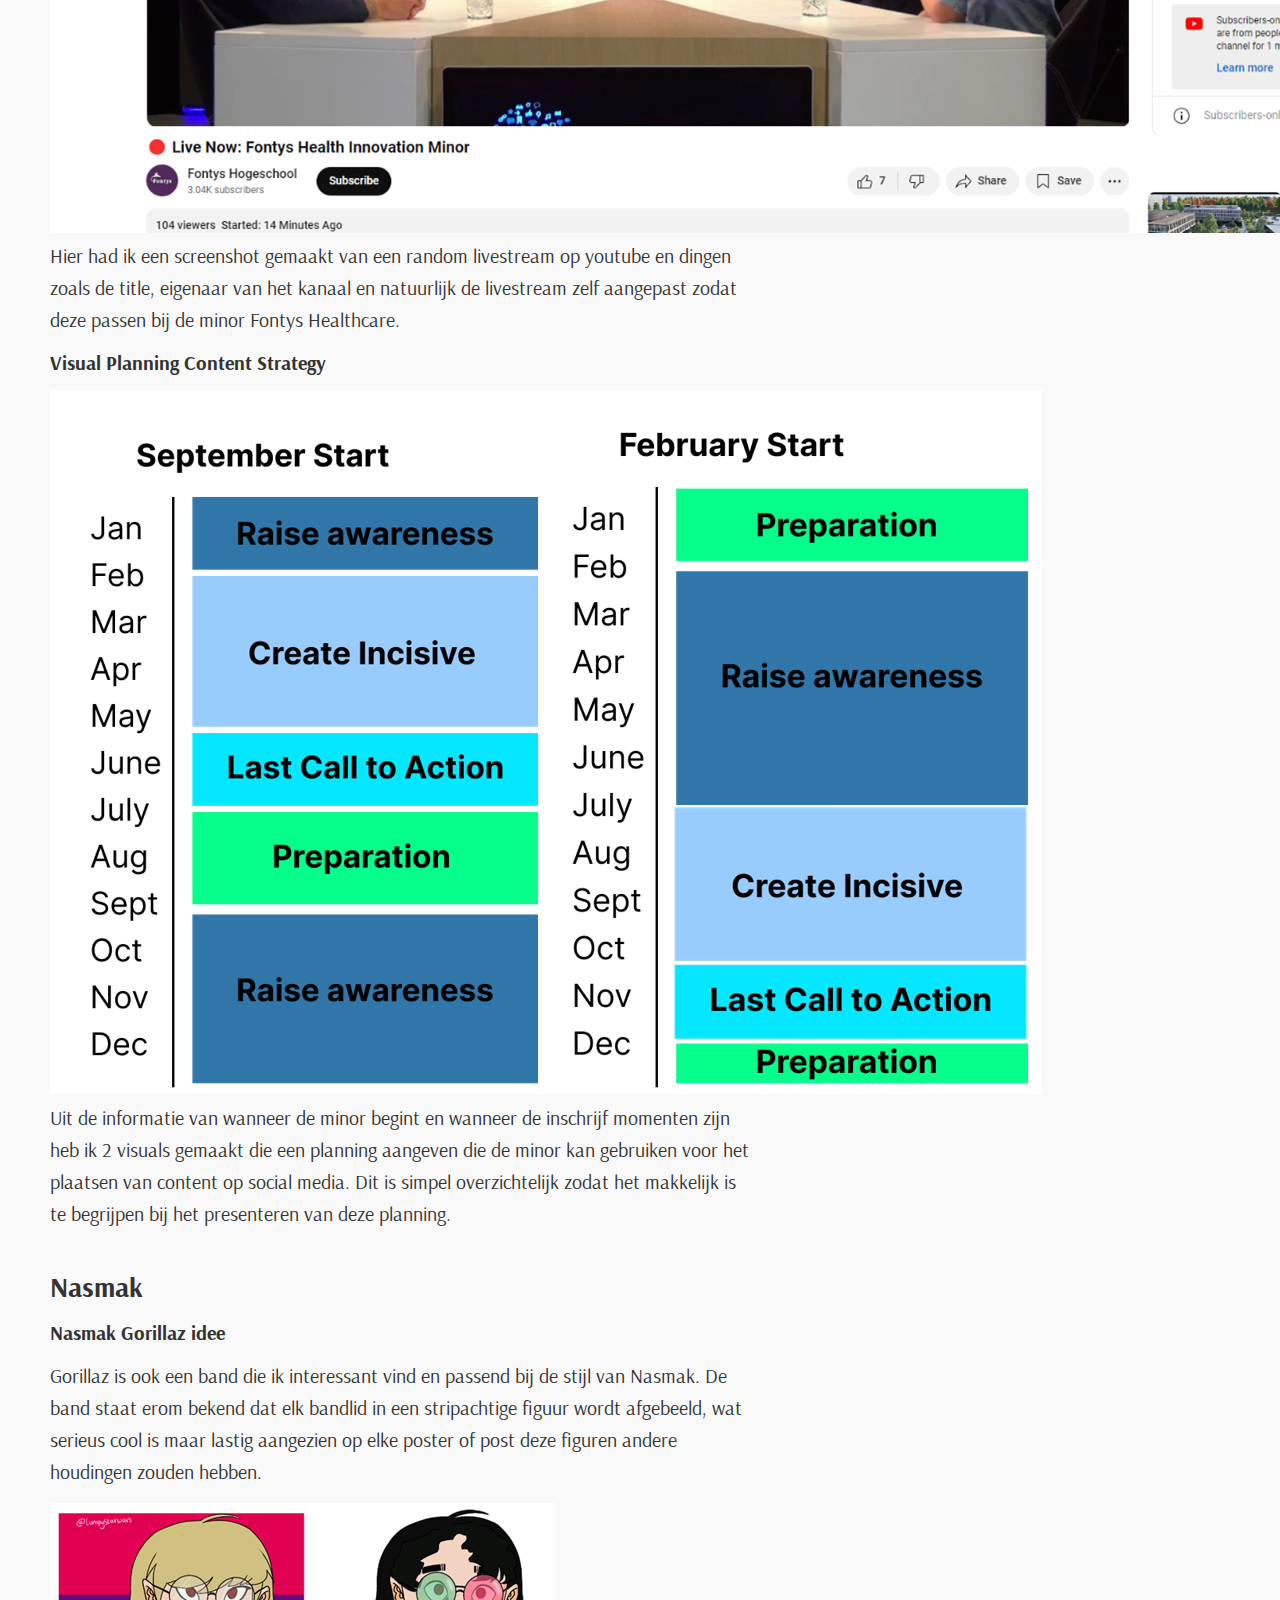
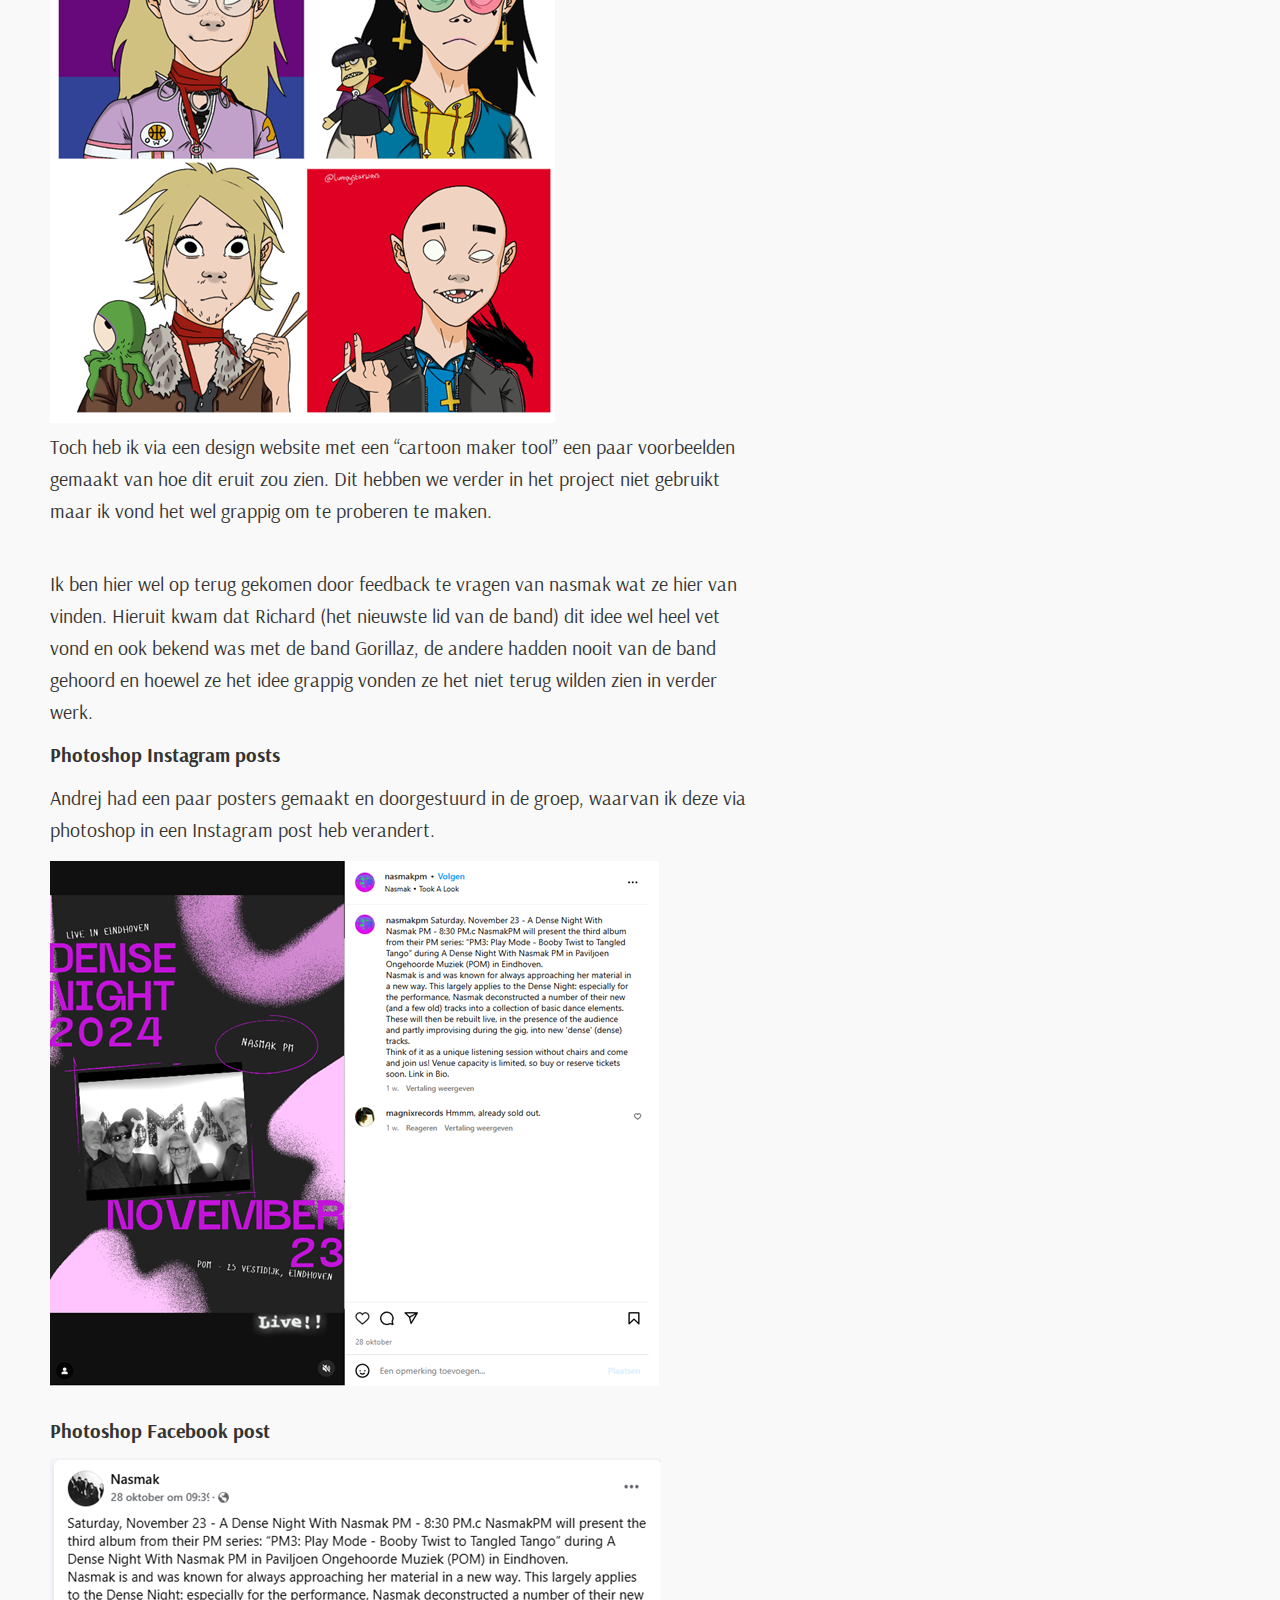
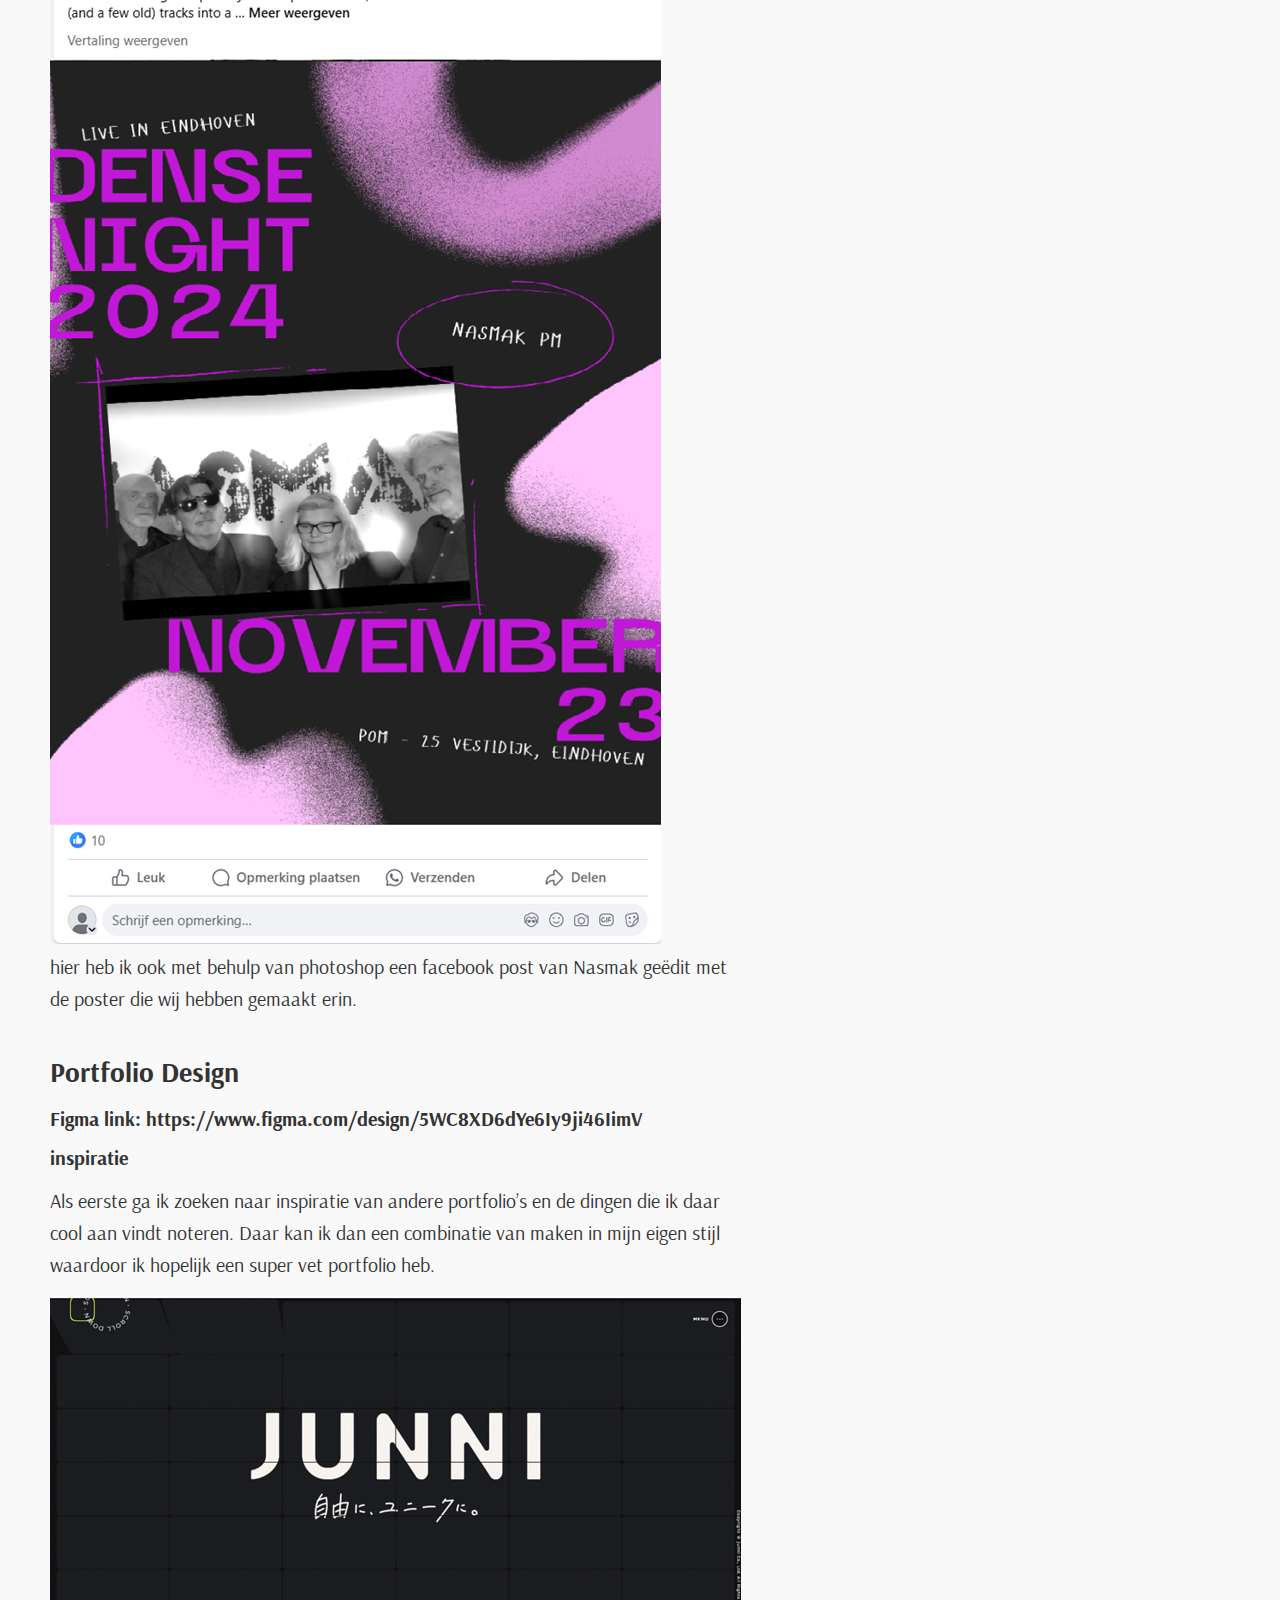
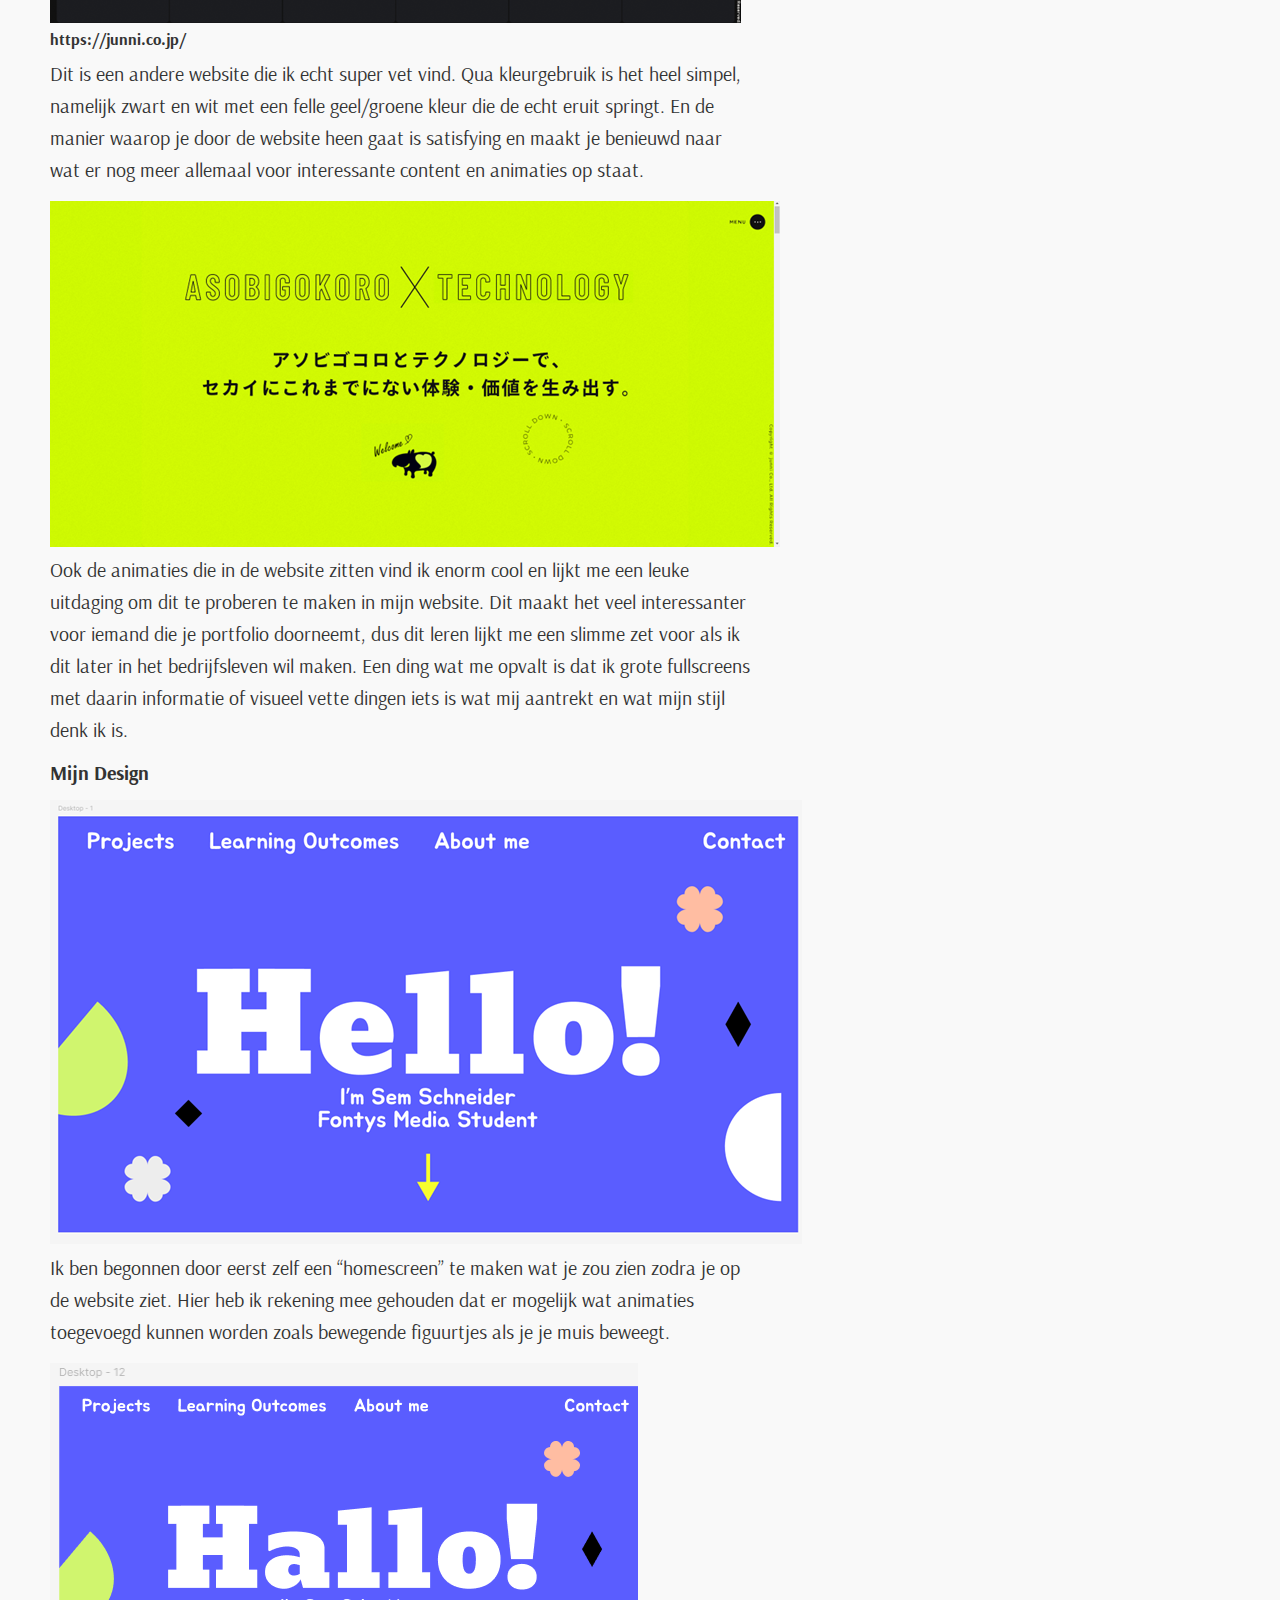
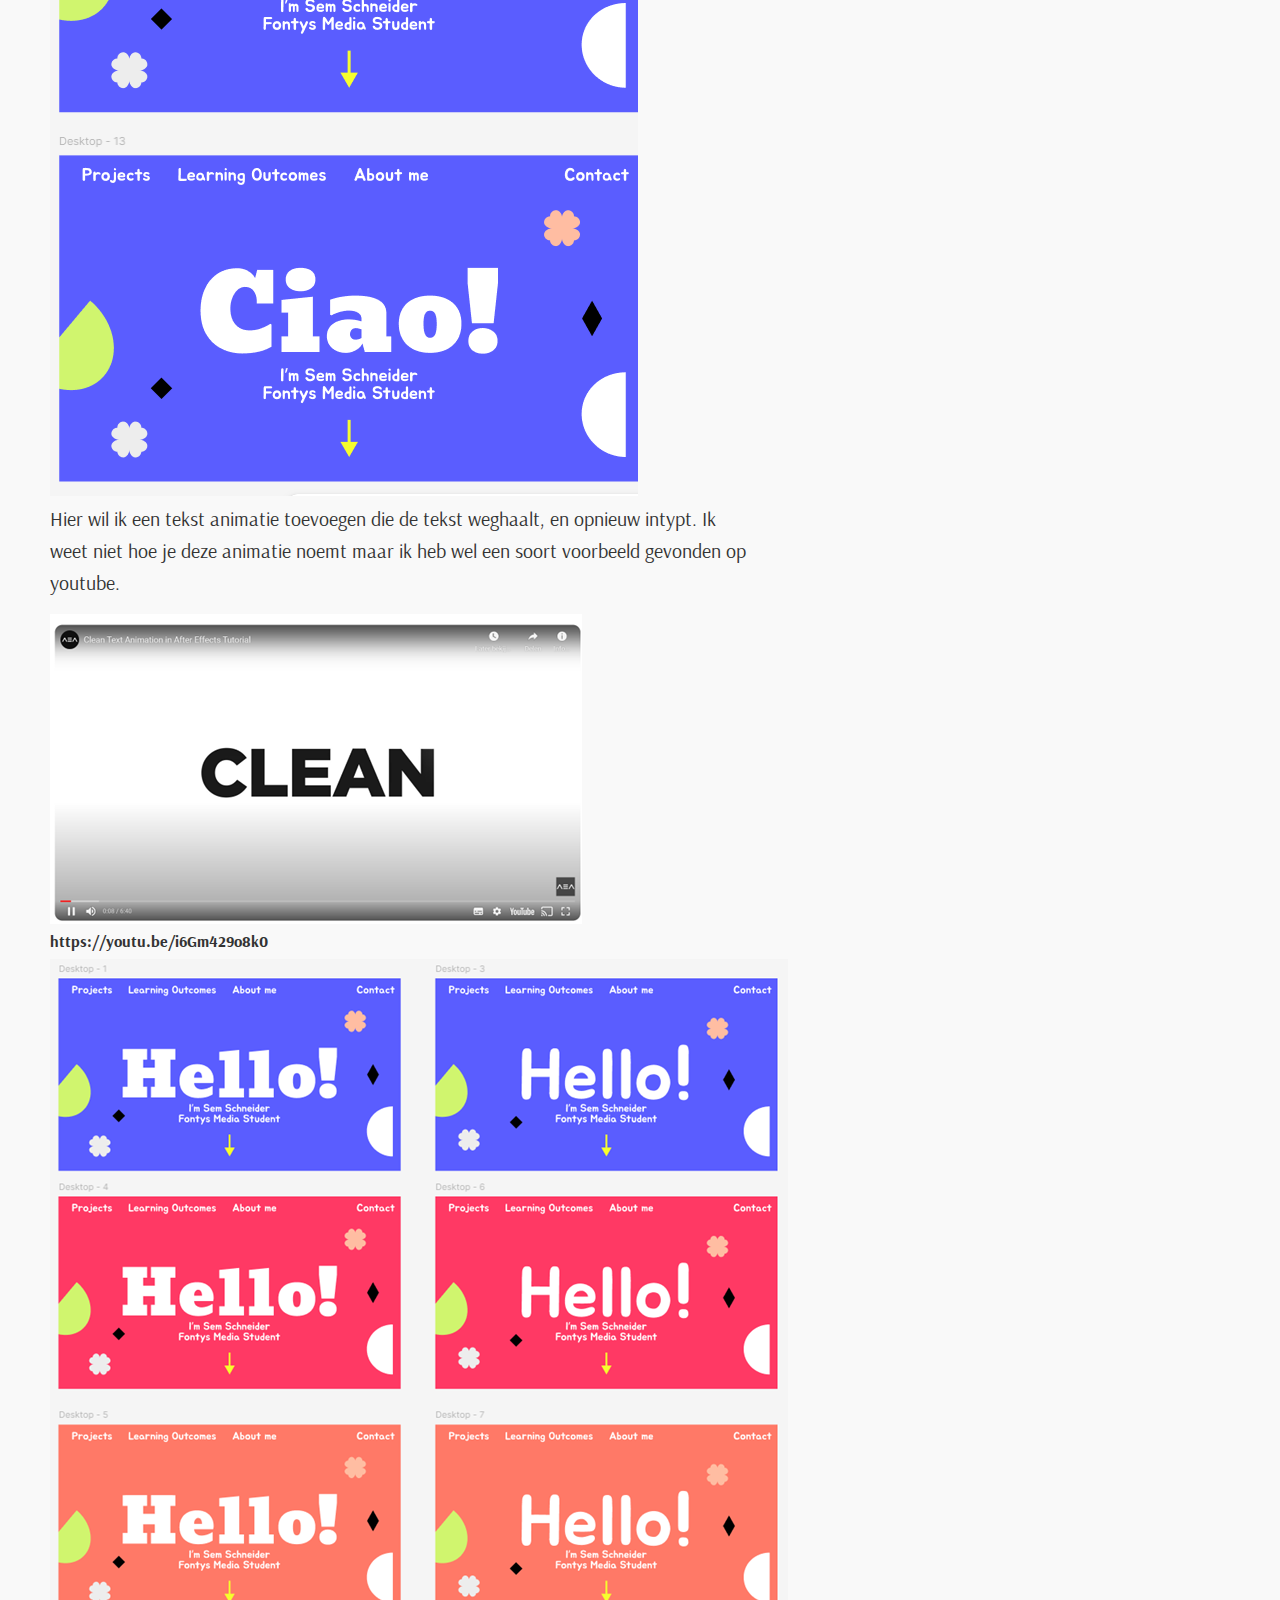
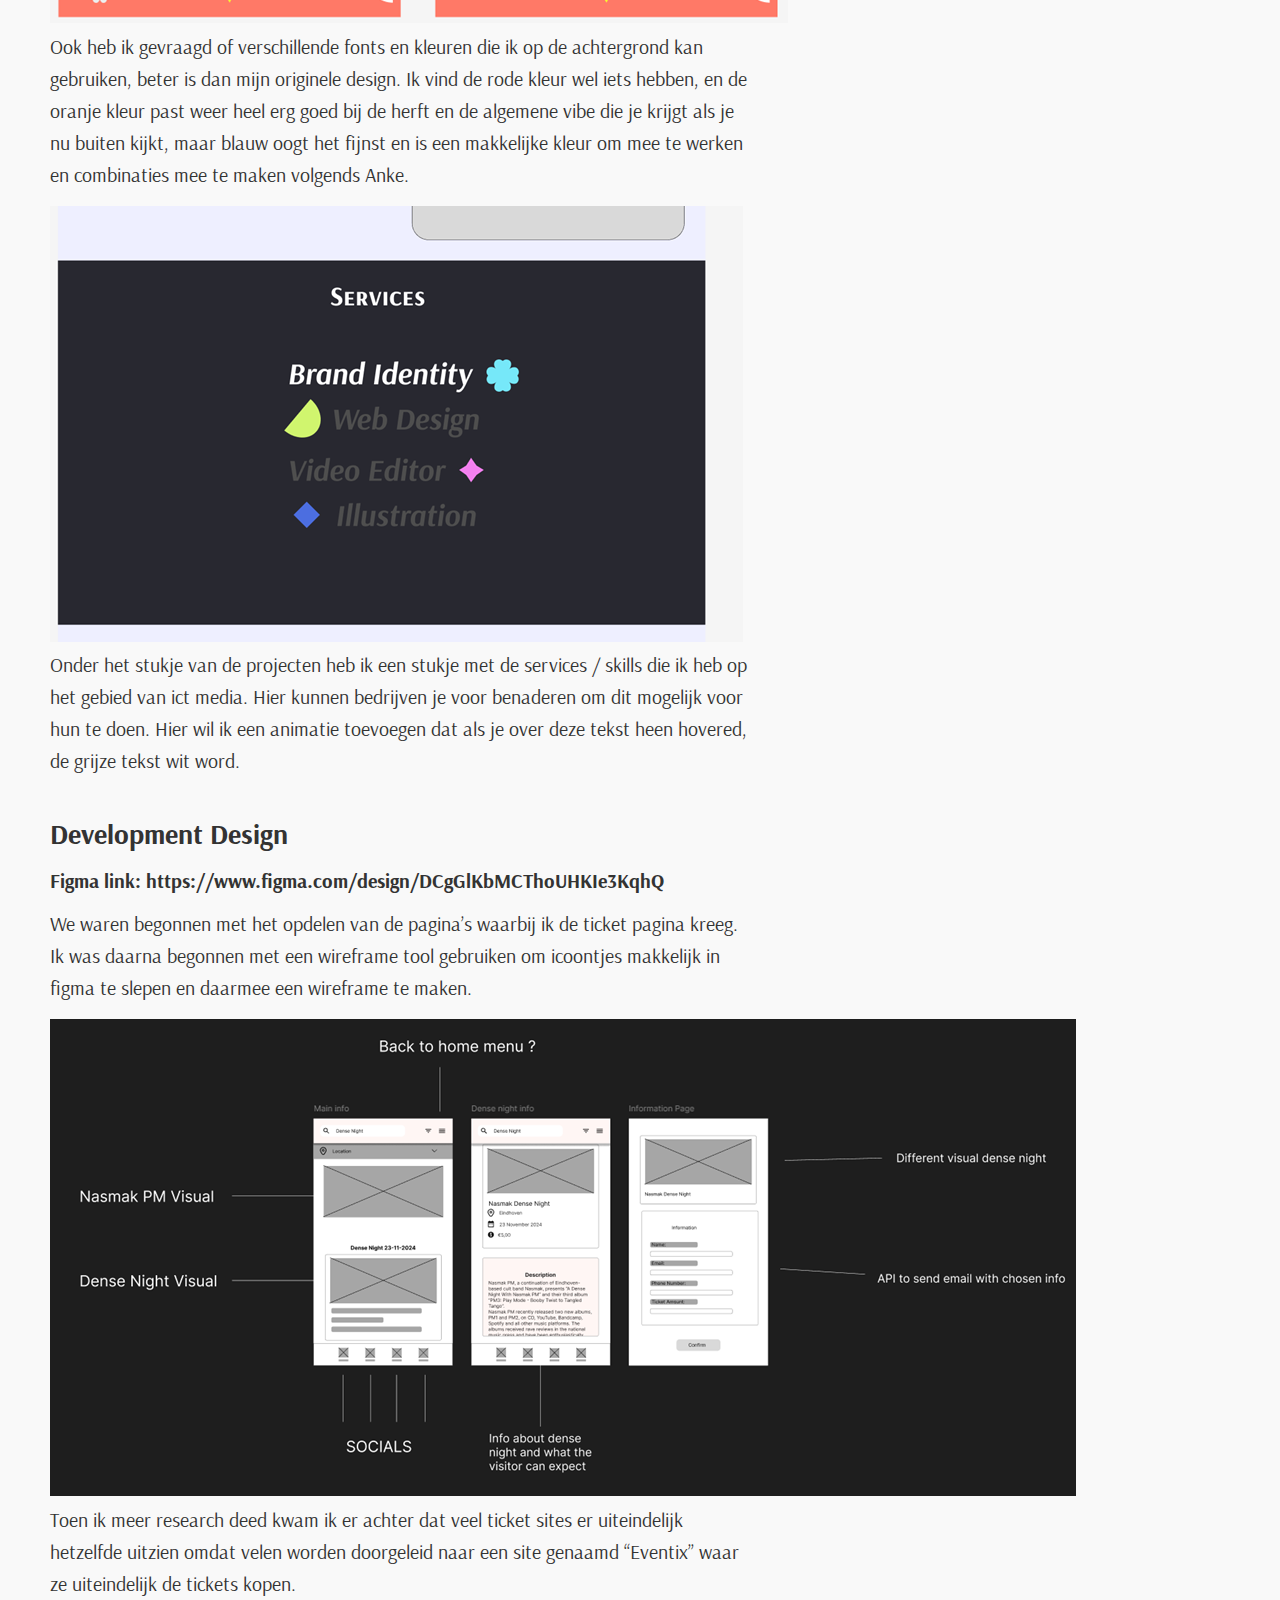
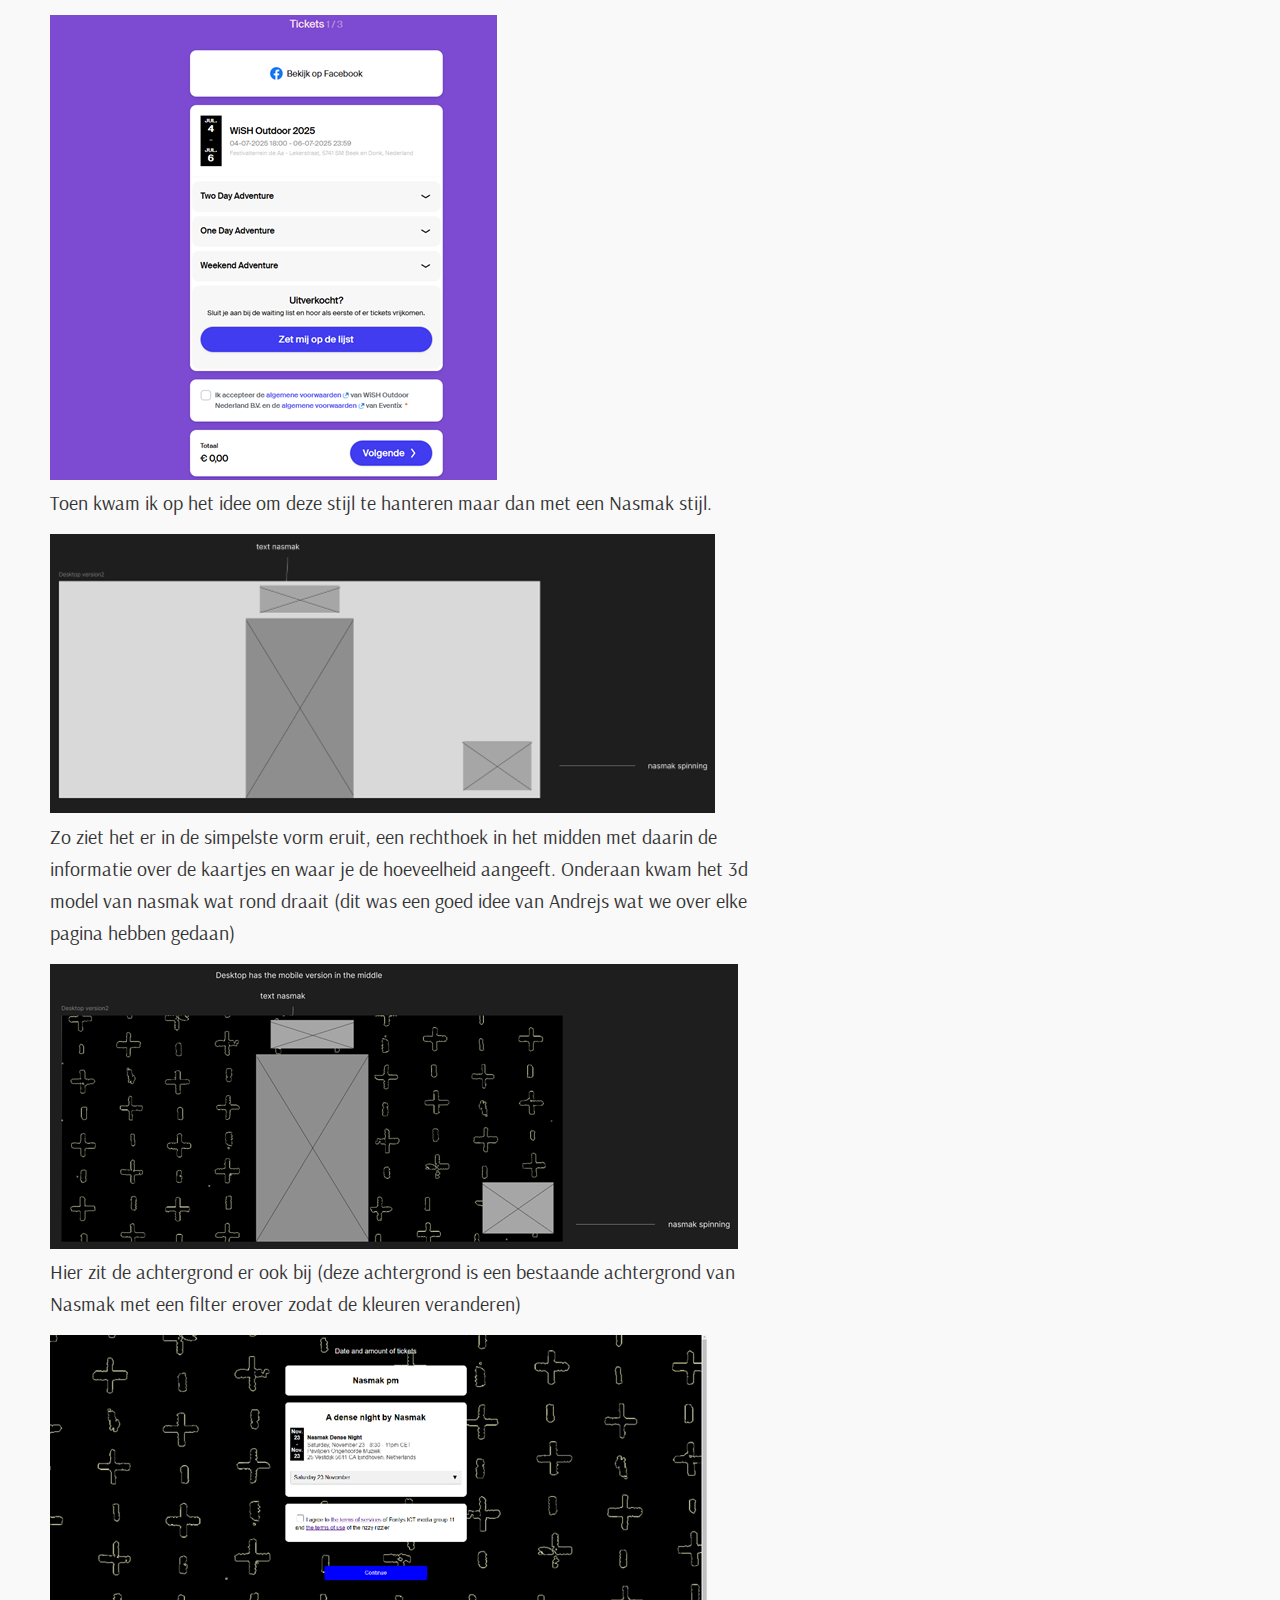
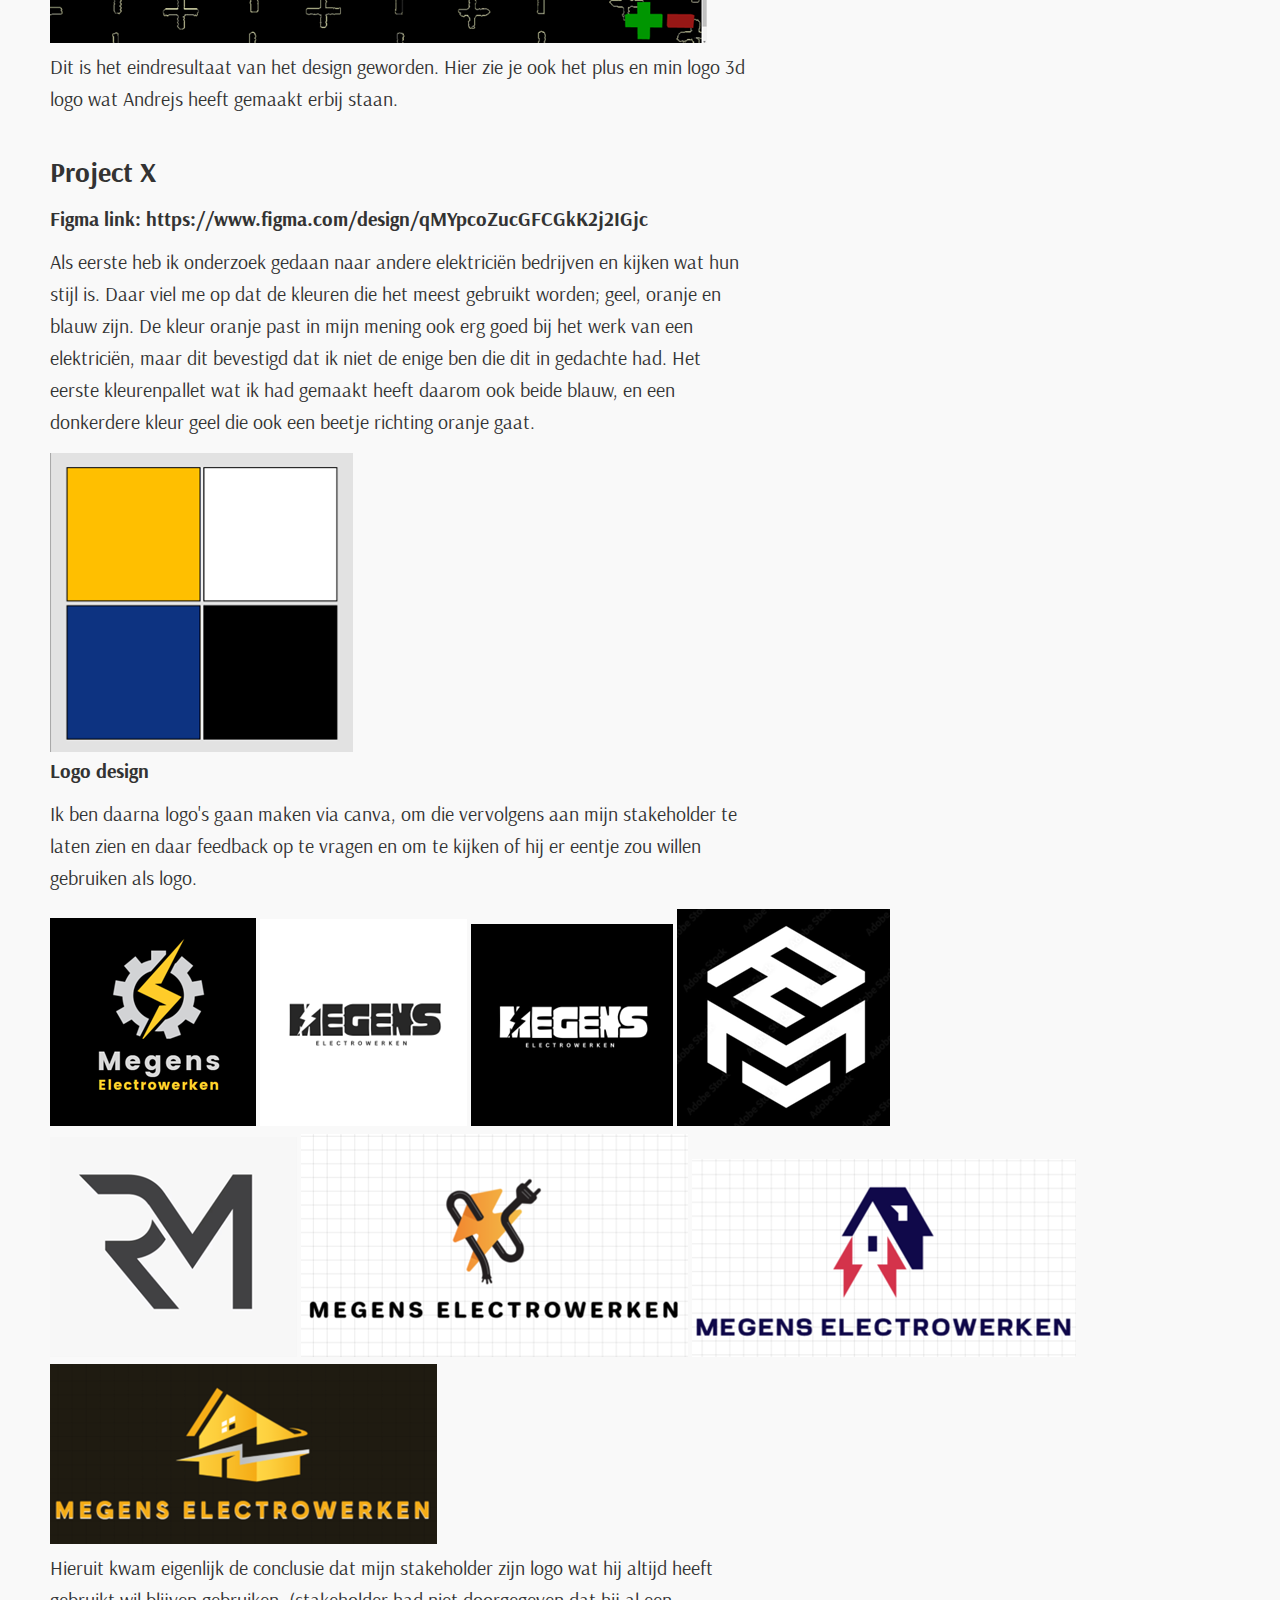
<file: iterative design.html>
<!DOCTYPE html>
<html lang="en">
<head>
    <meta charset="UTF-8">
    <meta name="viewport" content="width=device-width, initial-scale=1.0">
    <title>Sem Portfolio</title>

    <link rel="stylesheet" href="styles/Reset.css">
    <link rel="stylesheet" href="styles/styleDesign.css">
    
    <style>
        @import url('https://fonts.googleapis.com/css2?family=Jua&family=Madimi+One&family=Ojuju:wght@200..800&display=swap');    
        @import url('https://fonts.googleapis.com/css2?family=Angkor&family=Jua&family=Madimi+One&family=Ojuju:wght@200..800&display=swap');
        @import url('https://fonts.googleapis.com/css2?family=Arsenal:wght@400;700&family=Arsenal+SC:ital,wght@0,400;1,400&display=swap');
    </style>
</head>
<main>
    <section>
        <h1>Iterative Design</h1>
        <h2>You explore and use professional design tools and you iteratively design visual works.</h2>
    </section>

    <section id="table-of-contents">
        <h2>Inhoudsopgave</h2>
        <ul>
            <li><a href="#Health-innovation">Fontys Health Innovation</a></li>
            <li><a href="#stylescape">Stylescape Health Innovation</a></li>
            <li><a href="#YT-Photoshop">Youtube Livestream Photoshop</a></li>
            <li><a href="#Visual-Content-Strategy">Visual Planning Content Strategy</a></li> <Br>
            <li><a href="#Nasmak">Nasmak</a></li>
            <li><a href="#Gorillaz">Nasmak Gorillaz idee</a></li>
            <li><a href="#Instagram">Photoshop Instagram posts</a></li>
            <li><a href="#Facebook">Photoshop Facebook post</a></li> <br>
            <li><a href="#portfolio-design">Portfolio Design</a></li>
            <li><a href="#Figma-link">Figma link</a></li>
            <li><a href="#inspiratie">Inspiratie</a></li>
            <li><a href="#mijn-design">Mijn Design</a></li>
            <li><a href="#development-nasmak-design">Development Design</a></li>
            <li><a href="#Figma-link-dev">Figma link (Development)</a></li> <br>
            <li><a href="#Project-X">Project X</a></li>
            <li><a href="#Figma-link-X">Figma link project X</a></li>
            <li><a href="#logo-design">logo design</a></li>
            <li><a href="#header-design">header design</a></li>
        </ul>
    </section>

    <section id="Health innovation">
        <h2>Fontys Health Innovation</h2>
        <h3 id="stylescape"> Stylescape Health Innovation</h3>
        <img src="images/ID1.png" alt="ID1">
        <p>Bij dit design wilde ik het fontys logo implementeren samen met de stijl van health en innovation. Ik heb gekozen voor electrocardiogram lijnen die overlopen naar een hart met een lampje. Het lampje zou staan voor ideeën, Wat bij innovation hoort. En het hart natuurlijk bij Health. </p>
        <br>
        <p>Ik heb voor lichtblauw en blauw gekozen omdat deze kleuren een kalme, betrouwbare uitstraling hebben die goed past bij de zorgsector (daarom dragen doctors vaak een blauwe overal). Blauw geeft een gevoel van professionaliteit en vertrouwen, wat belangrijk is als je met mensen in de gezondheidszorg werkt. Samen geven deze kleuren een frisse en positieve vibe, die laat zien dat de minor vernieuwend bezig is.</p>
        <br>
        <p>Voor de Font heb ik gekeken naar een gratis font die goed leesbaar is, heel veel meer gedachte had ik er daar eigenlijk nog niet ingestopt. </p>

        <h3 id="YT Photoshop">Youtube Livestream Photoshop</h3>
        <img src="images/ID2.png" alt="ID2">
        <p>Ik heb via photoshop ook nog 2 livestreams gemaakt voor het idee dat fontys ook livestreams kan geven om de minor health innovation meer aandacht te geven. </p>
        <img src="images/ID3.png" alt="ID3">
        <p>Hier had ik een screenshot gemaakt van een random livestream op youtube en dingen zoals de title, eigenaar van het kanaal en natuurlijk de livestream zelf aangepast zodat deze passen bij de minor Fontys Healthcare. </p>

        <h3 id="Visual-Content-Strategy">Visual Planning Content Strategy</h3>
        <img src="images/ID4.png" alt="ID4">
        <p>Uit de informatie van wanneer de minor begint en wanneer de inschrijf momenten zijn heb ik 2 visuals gemaakt die een planning aangeven die de minor kan gebruiken voor het plaatsen van content op social media. Dit is simpel overzichtelijk zodat het makkelijk is te begrijpen bij het presenteren van deze planning. </p>
       </section>  

    <section id="Nasmak">
        <h2>Nasmak</h2>
        <h3 id="Gorillaz">Nasmak Gorillaz idee</h3>
        <p>Gorillaz is ook een band die ik interessant vind en passend bij de stijl van Nasmak. De band staat erom bekend dat elk bandlid in een stripachtige figuur wordt afgebeeld, wat serieus cool is maar lastig aangezien op elke poster of post deze figuren andere houdingen zouden hebben. </p>
        <img src="images/ID5.png" alt="ID5">
        <p>Toch heb ik via een design website met een “cartoon maker tool” een paar voorbeelden gemaakt van hoe dit eruit zou zien. Dit hebben we verder in het project niet gebruikt maar ik vond het wel grappig om te proberen te maken. </p> <br>
        <p>Ik ben hier wel op terug gekomen door feedback te vragen van nasmak wat ze hier van vinden. Hieruit kwam dat Richard (het nieuwste lid van de band) dit idee wel heel vet vond en ook bekend was met de band Gorillaz, de andere hadden nooit van de band gehoord en hoewel ze het idee grappig vonden ze het niet terug wilden zien in verder werk.</p>
  
        <h3 id="Instagram">Photoshop Instagram posts</h3>
        <p>Andrej had een paar posters gemaakt en doorgestuurd in de groep, waarvan ik deze via photoshop in een Instagram post heb verandert. </p>
        <img src="images/ID6.png" alt="ID6"> <br> <br>

        <h3 id="Facebook">Photoshop Facebook post</h3>
        <img src="images/ID7.png" alt="ID7">
        <p>hier heb ik ook met behulp van photoshop een facebook post van Nasmak geëdit met de poster die wij hebben gemaakt erin.</p>
    </section>
    
    <section id="portfolio design"> 
        <h2>Portfolio Design</h2>
        <h3 id="Figma-link">Figma link: https://www.figma.com/design/5WC8XD6dYe6Iy9ji46IimV</h3>
        <h3 id="inspiratie">inspiratie</h3>
        <p>Als eerste ga ik zoeken naar inspiratie van andere portfolio’s en de dingen die ik daar cool aan vindt noteren. Daar kan ik dan een combinatie van maken in mijn eigen stijl waardoor ik hopelijk een super vet portfolio heb. </p>
        <img src="images/ID8.png" alt="ID8">
        <h6>https://junni.co.jp/</h6>
        <p>Dit is een andere website die ik echt super vet vind. Qua kleurgebruik is het heel simpel, namelijk zwart en wit met een felle geel/groene kleur die de echt eruit springt. En de manier waarop je door de website heen gaat is satisfying en maakt je benieuwd naar wat er nog meer allemaal voor interessante content en animaties op staat. </p>
        <img src="images/ID9.png" alt="ID9">
        <p>Ook de animaties die in de website zitten vind ik enorm cool en lijkt me een leuke uitdaging om dit te proberen te maken in mijn website. Dit maakt het veel interessanter voor iemand die je portfolio doorneemt, dus dit leren lijkt me een slimme zet voor als ik dit later in het bedrijfsleven wil maken. Een ding wat me opvalt is dat ik grote fullscreens met daarin informatie of visueel vette dingen iets is wat mij aantrekt en wat mijn stijl denk ik is. </p>
    
        <h3 id="mijn design">Mijn Design</h3>
        <img src="images/ID10.png" alt="ID10">
        <p>Ik ben begonnen door eerst zelf een “homescreen” te maken wat je zou zien zodra je op de website ziet. Hier heb ik rekening mee gehouden dat er mogelijk wat animaties toegevoegd kunnen worden zoals bewegende figuurtjes als je je muis beweegt. </p>
        <img src="images/ID11.png" alt="ID11">
        <p>Hier wil ik een tekst animatie toevoegen die de tekst weghaalt, en opnieuw intypt. Ik weet niet hoe je deze animatie noemt maar ik heb wel een soort voorbeeld gevonden op youtube. </p>
        <img src="images/ID12.png" alt="ID12">
        <h6>https://youtu.be/i6Gm429o8k0</h6>

        <img src="images/ID13.png" alt="ID13">
        <p>Ook heb ik gevraagd of verschillende fonts en kleuren die ik op de achtergrond kan gebruiken, beter is dan mijn originele design. Ik vind de rode kleur wel iets hebben, en de oranje kleur past weer heel erg goed bij de herft en de algemene vibe die je krijgt als je nu buiten kijkt, maar blauw oogt het fijnst en is een makkelijke kleur om mee te werken en combinaties mee te maken volgends Anke. </p>
        <img src="images/ID14.png" alt="ID14">
        <p>Onder het stukje van de projecten heb ik een stukje met de services / skills die ik heb op het gebied van ict media. Hier kunnen bedrijven je voor benaderen om dit mogelijk voor hun te doen. Hier wil ik een animatie toevoegen dat als je over deze tekst heen hovered, de grijze tekst wit word.</p>
    </section>

    <section id="development-nasmak-design"> 
        <h2>Development Design</h2>
        <h3 id="Figma-link-dev">Figma link: https://www.figma.com/design/DCgGlKbMCThoUHKIe3KqhQ</h3>
        <p>We waren begonnen met het opdelen van de pagina’s waarbij ik de ticket pagina kreeg. Ik was daarna begonnen met een wireframe tool gebruiken om icoontjes makkelijk in figma te slepen en daarmee een wireframe te maken. </p>
        <img src="images/ID15.png" alt="ID15">
        <p>Toen ik meer research deed kwam ik er achter dat veel ticket sites er uiteindelijk hetzelfde uitzien omdat velen worden doorgeleid naar een site genaamd “Eventix” waar ze uiteindelijk de tickets kopen. </p>
       <img src="images/ID16.png" alt="ID16">
       <p>Toen kwam ik op het idee om deze stijl te hanteren maar dan met een Nasmak stijl. </p>
       <img src="images/ID17.png" alt="ID17">
       <p>Zo ziet het er in de simpelste vorm eruit, een rechthoek in het midden met daarin de informatie over de kaartjes en waar je de hoeveelheid aangeeft. Onderaan kwam het 3d model van nasmak wat rond draait (dit was een goed idee van Andrejs wat we over elke pagina hebben gedaan) </p>
       <img src="images/ID18.png" alt="ID18">
       <p>Hier zit de achtergrond er ook bij (deze achtergrond is een bestaande achtergrond van Nasmak met een filter erover zodat de kleuren veranderen) </p>
       <img src="images/ID19.png" alt="ID19">
       <p>Dit is het eindresultaat van het design geworden. Hier zie je ook het plus en min logo 3d logo wat Andrejs heeft gemaakt erbij staan. </p>
    </section>


    <section id="Project-X">
    <h2>Project X</h2>
     <h3 id="Figma-link-X">Figma link: https://www.figma.com/design/qMYpcoZucGFCGkK2j2IGjc </h3>
    <p>Als eerste heb ik onderzoek gedaan naar andere elektriciën bedrijven en kijken wat hun stijl is. Daar viel me op dat de kleuren die het meest gebruikt worden; geel, oranje en blauw zijn. De kleur oranje past in mijn mening ook erg goed bij het werk van een elektriciën, maar dit bevestigd dat ik niet de enige ben die dit in gedachte had. Het eerste kleurenpallet wat ik had gemaakt heeft daarom ook beide blauw, en een donkerdere kleur geel die ook een beetje richting oranje gaat. </p>
    <img src="images/ID20.png" alt="ID20"> <br>
    <h3 id="logo-design">Logo design</h3>
    <p>Ik ben daarna logo's gaan maken via canva, om die vervolgens aan mijn stakeholder te laten zien en daar feedback op te vragen en om te kijken of hij er eentje zou willen gebruiken als logo.</p>
    <img src="images/ID21.png" alt="Id21">
    <img src="images/ID22.png" alt="Id22">
    <img src="images/ID23.png" alt="Id23">
    <img src="images/ID24.png" alt="Id24"> <br>
    <img src="images/ID25.png" alt="ID25">
    <img src="images/ID26.png" alt="Id26">
    <img src="images/ID27.png" alt="Id27"> 
    <img src="images/ID28.png" alt="ID28">
    <p>Hieruit kwam eigenlijk de conclusie dat mijn stakeholder zijn logo wat hij altijd heeft gebruikt wil blijven gebruiken. (stakeholder had niet doorgegeven dat hij al een bestaand logo had en ik had er zelf ook niet aan gedacht dit vantevoren te vragen.) Persoonlijk vind ik dit niet echt een mooi en professioneel logo, wat ik ook tegen hem heb verteld, maar hij zou deze graag willen blijven gebruiken</p>
    <img src="images/ID29.jpg" alt="ID29">
    <p>dit is het logo dat mijn stakeholder al jaren had en graag wil blijven gebruiken</p>
    <br>
    <p>Vervolgens ging ik werken aan de header van de website, ik wilde hier een grote image gebruiken die je scherm vult en daar tekst erin</p>
    <img src="images/ID30.png" alt="ID30">
    <h3 id="header-design">Header Design</h3>
    <p>Hier zie je een voorbeeld van een header van een andere elektricien, er zijn heel veel andere websites met een soortgelijke header dus die heb ik als inspiratie genomen. </p>
    <img src="images/ID31.png" alt="ID31">
    <img src="images/ID32.png" alt="ID32">
    <p>Eerst had ik dit design gemaakt, hierbij is de tekst goed leesbaar die je bij de image wilt zetten, maar ik vind het grote vlak in het midden te groot waardoor de pagina heel leeg lijkt. mijn stakeholder en Anke waren het hier volledig mee </p>
    <p>Ik had ook al gespeeld met de tekst die ik erin wil zetten, ook hier heb ik gekeken naar wat andere soortgelijke bedrijven of zzp’ers hebben en dit geprobeerd toe te voegen aan deze website. </p>
    <img src="images/ID33.png" alt="ID33">
    <p>Na feedback van mede studenten heb ik er toch voor gekozen om een grote image te gebruiken die het scherm vult, met daarin tekst. deze stijl wordt bij heel veel andere websites ook gebruikt en de stakeholder vindt dit er ook beter uitzien.</p>
    <img src="images/ID33.1.png" alt="ID33.1">
    <p>Daarnaast kreeg ik ook feedback over de call to action die de stakeholder graag wilde hebben, namelijk dat mensen contact met hem opnemen als ze een elektriciën nodig hebben. Hiervoor heb ik een contact knop toegevoegd die fixed is zodat deze altijd op je scherm is. Ik heb ook een iteratie gehad met een mail logo rechtsonder maar Anke gaf als feedback dat de tekst contact ook heel sterk is, dus heb ik het hierbij gehouden.</p>

    <h3 id="diensten">Diensten design</h3>
    <img src="images/ID34.png" alt="ID34">
    <p>voor het stukje informatie heb ik gekozen voor 3 images met daaronder de informatie. Ik kwam al snel bij het design met 3 blokken langs elkaar, maar ik heb ook geprobeerd het 2x2 te maken voor als er ooit iets toegevoegd moet worden, maar dit was niet nodig volgends de stakeholder</p>
    <img src="images/ID35.png" alt="ID35">
    <p>deze stijl was dus niet nodig volgends de stakeholder, meer dan 3 blokjes met informatie was overbodig.</p>
    <img src="images/ID36.png" alt="ID36">
    <p>bij het onderdeel diensten had ik een grid in gedachte gehouden zodat dit ook met het responsive maken makkelijk mee zou werken, de stakeholder was hiermee heel tevreden.</p>
    <img src="images/ID37.png" alt="ID37">
    <p>Kleur van oranje is iets donkerder geworden omdat de icoontjes hier onder bij diensten maar in een bepaalde hoeveelheid tinten oranje kwam. Vandaar de aanpassing naar een donkerdere tint oranje.</p>

    </section>



</html>
</file>
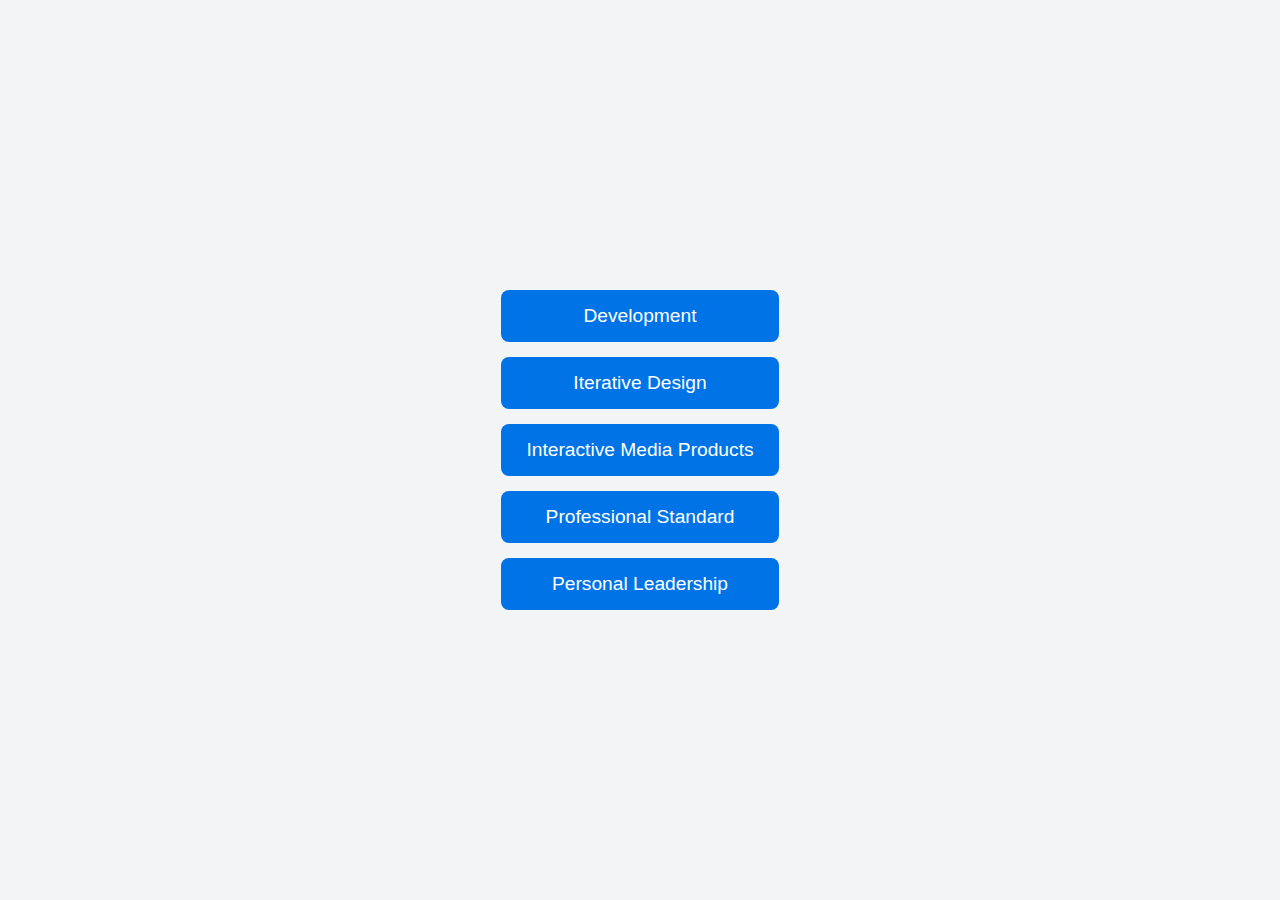
<file: learningOutcomes.html>
<!DOCTYPE html>
<html lang="nl">
<head>
  <meta charset="UTF-8">
  <meta name="viewport" content="width=device-width, initial-scale=1.0">
  <title>Leeruitkomsten</title>
  <link rel="stylesheet" href="styles/StylesLO.css">
</head>
<body>

  <div class="button-container">
    <a href="development.html" class="button">Development</a>
    <a href="iterativedesign.html" class="button">Iterative Design</a>
    <a href="interactivemedia product.html" class="button">Interactive Media Products</a>
    <a href="professionalstandard.html" class="button">Professional Standard</a>
    <a href="personalLeadership.html" class="button">Personal Leadership</a>
  </div>

</body>
</html>
</file>
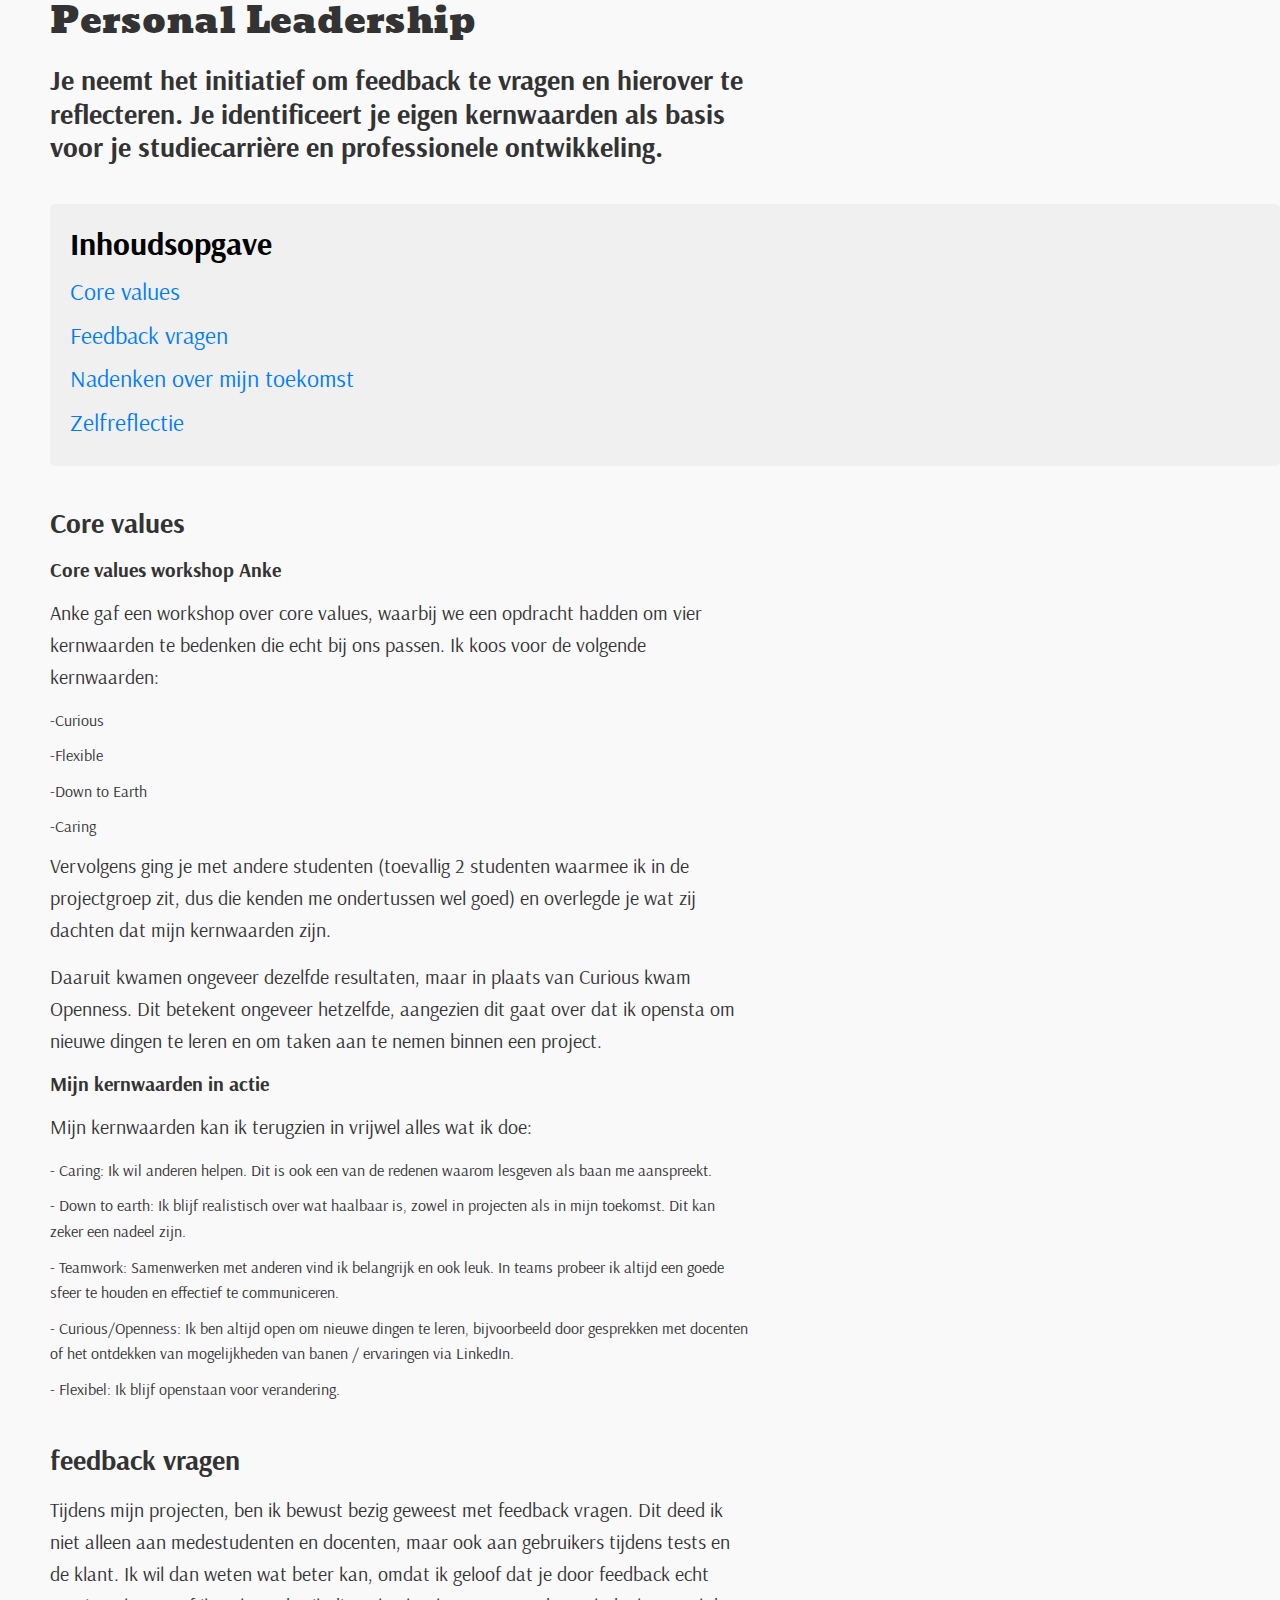
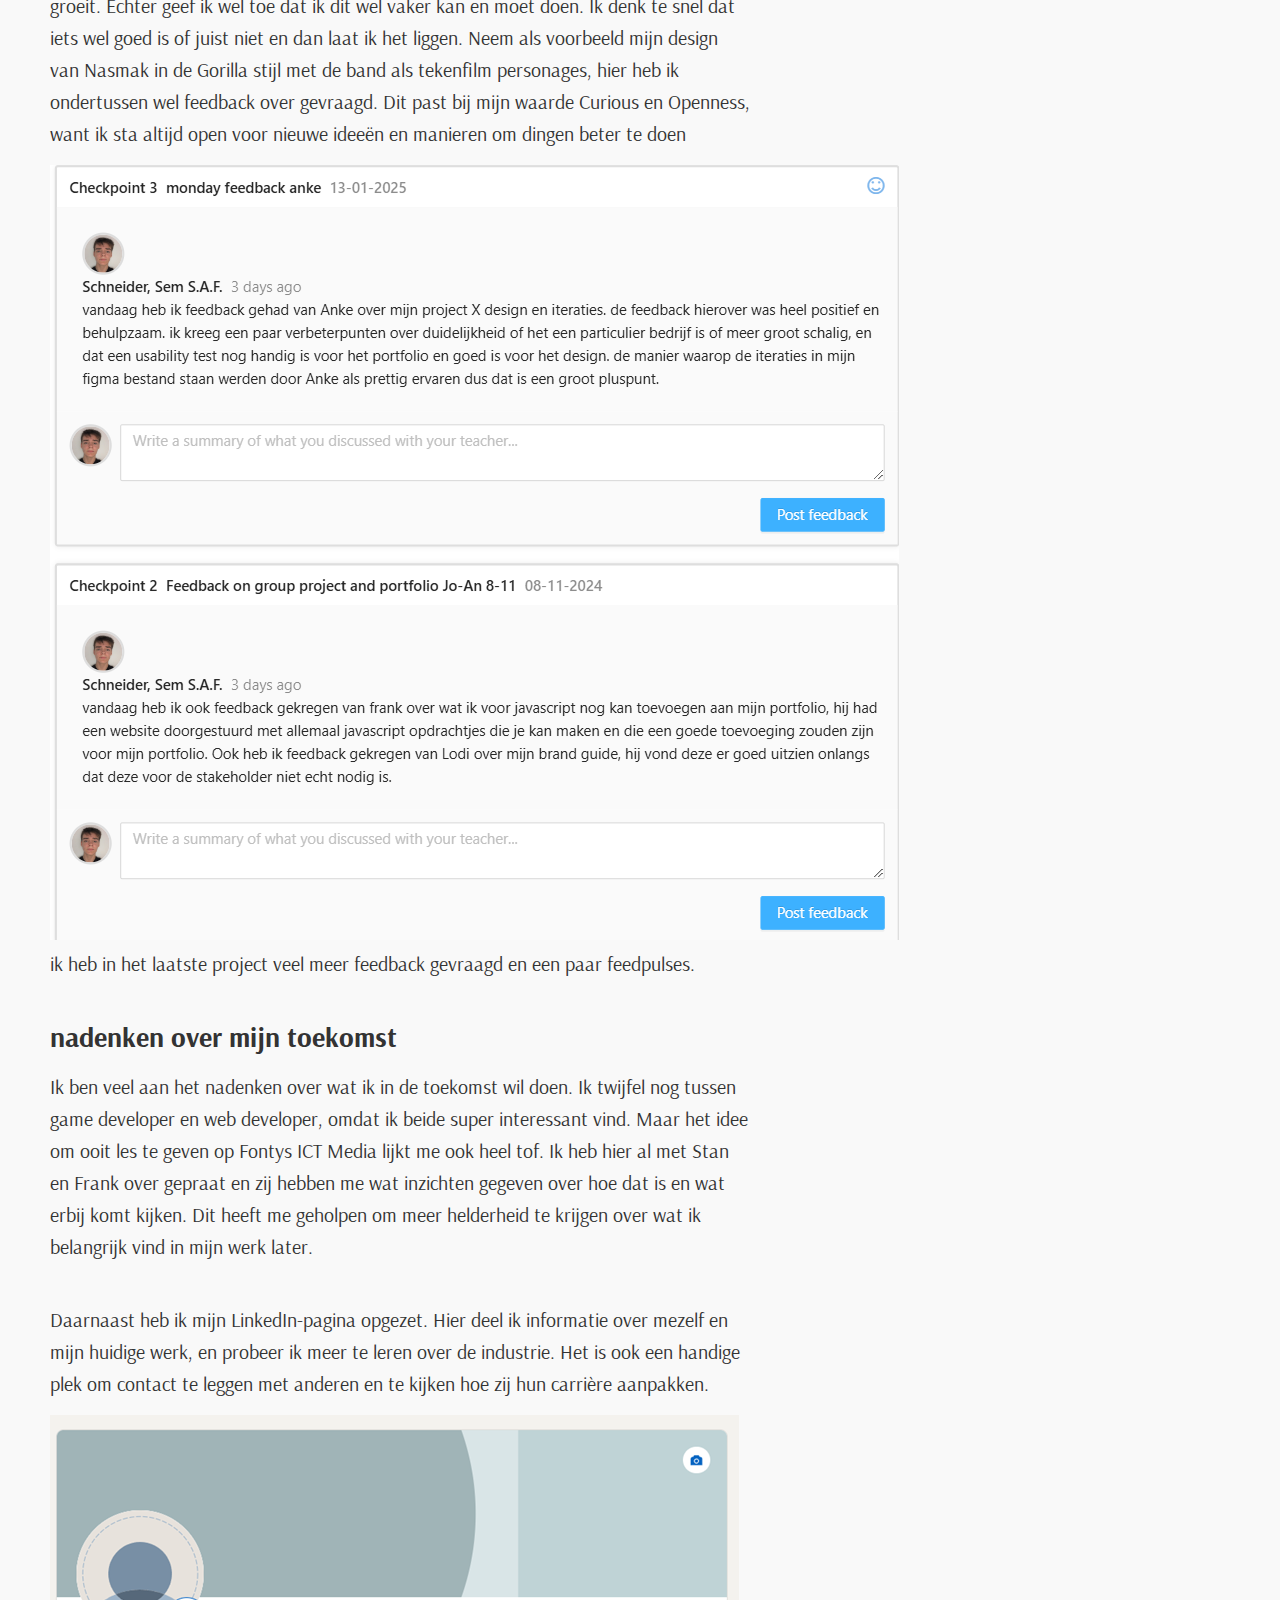
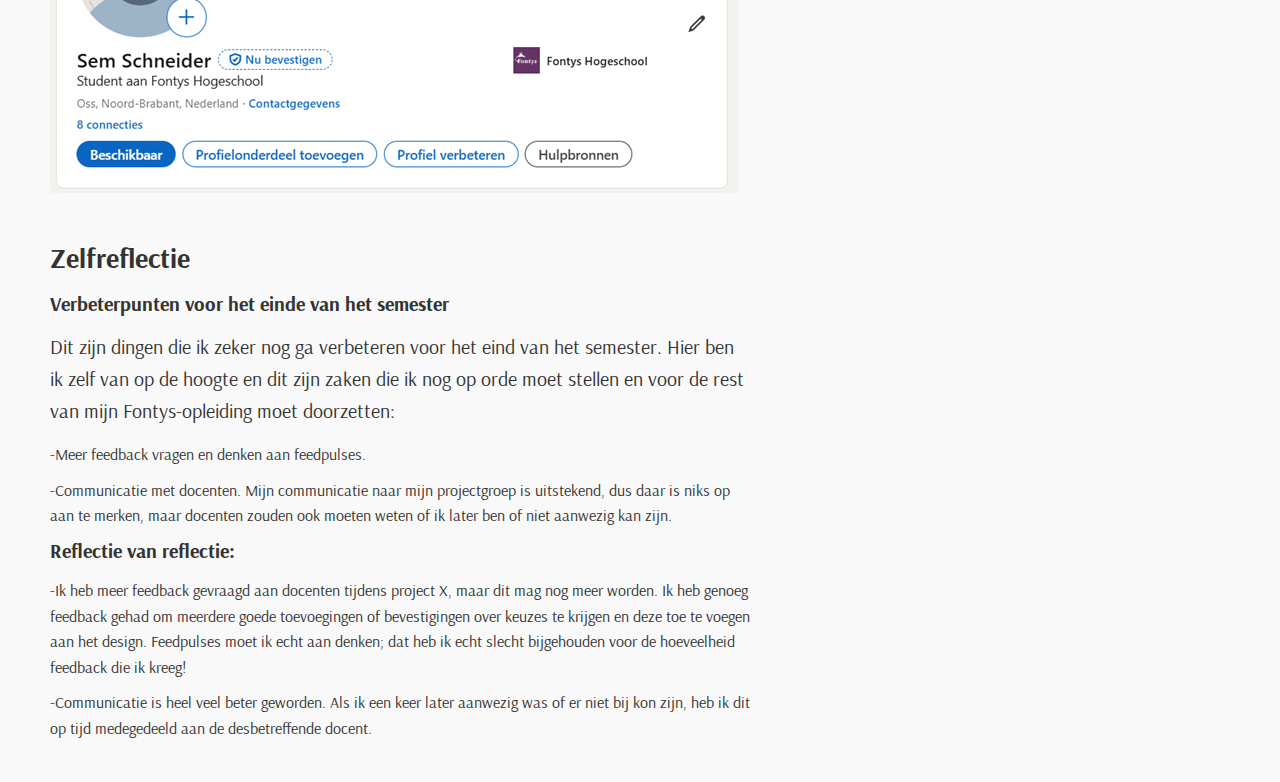
<file: personal Leadership.html>
<!DOCTYPE html>
<html lang="en">
<head>
    <meta charset="UTF-8">
    <meta name="viewport" content="width=device-width, initial-scale=1.0">
    <title>Sem Portfolio</title>

    <link rel="stylesheet" href="styles/Reset.css">
    <link rel="stylesheet" href="styles/styleDesign.css">
    
    <style>
        @import url('https://fonts.googleapis.com/css2?family=Jua&family=Madimi+One&family=Ojuju:wght@200..800&display=swap');    
        @import url('https://fonts.googleapis.com/css2?family=Angkor&family=Jua&family=Madimi+One&family=Ojuju:wght@200..800&display=swap');
        @import url('https://fonts.googleapis.com/css2?family=Arsenal:wght@400;700&family=Arsenal+SC:ital,wght@0,400;1,400&display=swap');
    </style>
</head>
<main>
    <section>
        <h1>Personal Leadership</h1>
        <h2>Je neemt het initiatief om feedback te vragen en hierover te reflecteren. Je identificeert je eigen kernwaarden als basis voor je studiecarrière en professionele ontwikkeling.</h2>
    </section>

    <section id="table-of-contents">
        <h2>Inhoudsopgave</h2>
        <ul>
            <li><a href="#core-values">Core values</a></li>
            <li><a href="#feedback-vragen">Feedback vragen</a></li>
            <li><a href="#toekomst">Nadenken over mijn toekomst</a></li>
            <li><a href="#Reflectie">Zelfreflectie</a></li>
        </ul>
    </section>

    <section id="core values">
        <h2>Core values</h2>
        <h3>Core values workshop Anke</h3>
    <p>Anke gaf een workshop over core values, waarbij we een opdracht hadden om vier kernwaarden te bedenken die echt bij ons passen. Ik koos voor de volgende kernwaarden:</p>
    <ul>
      <li>-Curious</li>
      <li>-Flexible</li>
      <li>-Down to Earth</li>
      <li>-Caring</li>
    </ul>
    <p>Vervolgens ging je met andere studenten (toevallig 2 studenten waarmee ik in de projectgroep zit, dus die kenden me ondertussen wel goed) en overlegde je wat zij dachten dat mijn kernwaarden zijn.</p>
    <p>Daaruit kwamen ongeveer dezelfde resultaten, maar in plaats van Curious kwam Openness. Dit betekent ongeveer hetzelfde, aangezien dit gaat over dat ik opensta om nieuwe dingen te leren en om taken aan te nemen binnen een project.</p>
   
    <h3>Mijn kernwaarden in actie</h3>
<p>Mijn kernwaarden kan ik terugzien in vrijwel alles wat ik doe:</p>
<ul>
  <li>- Caring: Ik wil anderen helpen. Dit is ook een van de redenen waarom lesgeven als baan me aanspreekt.</li>
  <li>- Down to earth: Ik blijf realistisch over wat haalbaar is, zowel in projecten als in mijn toekomst. Dit kan zeker een nadeel zijn.</li>
  <li>- Teamwork: Samenwerken met anderen vind ik belangrijk en ook leuk. In teams probeer ik altijd een goede sfeer te houden en effectief te communiceren.</li>
  <li>- Curious/Openness: Ik ben altijd open om nieuwe dingen te leren, bijvoorbeeld door gesprekken met docenten of het ontdekken van mogelijkheden van banen / ervaringen via LinkedIn.</li>
  <li>- Flexibel: Ik blijf openstaan voor verandering.</li>
</ul>
</section>

<section id="feedback-vragen">
    <h2>feedback vragen</h2>
    <p>Tijdens mijn projecten, ben ik bewust bezig geweest met feedback vragen. Dit deed ik niet alleen aan medestudenten en docenten, maar ook aan gebruikers tijdens tests en de klant. Ik wil dan weten wat beter kan, omdat ik geloof dat je door feedback echt groeit. Echter geef ik wel toe dat ik dit wel vaker kan en moet doen. Ik denk te snel dat iets wel goed is of juist niet en dan laat ik het liggen. Neem als voorbeeld mijn design van Nasmak in de Gorilla stijl met de band als tekenfilm personages, hier heb ik ondertussen wel feedback over gevraagd.  Dit past bij mijn waarde Curious en Openness, want ik sta altijd open voor nieuwe ideeën en manieren om dingen beter te doen</p>
<img src="images/prs2.png" alt="prs2">
<p>ik heb in het laatste project veel meer feedback gevraagd en een paar feedpulses.</p>
</section>

<section id="toekomst">
    <h2>nadenken over mijn toekomst</h2>
    <p>Ik ben veel aan het nadenken over wat ik in de toekomst wil doen. Ik twijfel nog tussen game developer en web developer, omdat ik beide super interessant vind. Maar het idee om ooit les te geven op Fontys ICT Media lijkt me ook heel tof. Ik heb hier al met Stan en Frank over gepraat en zij hebben me wat inzichten gegeven over hoe dat is en wat erbij komt kijken. Dit heeft me geholpen om meer helderheid te krijgen over wat ik belangrijk vind in mijn werk later.</p>
    <br>
    <p>Daarnaast heb ik mijn LinkedIn-pagina opgezet. Hier deel ik informatie over mezelf en mijn huidige werk, en probeer ik meer te leren over de industrie. Het is ook een handige plek om contact te leggen met anderen en te kijken hoe zij hun carrière aanpakken.</p>
    <img src="images/prs1.png" alt="prs1">
</section>

<section id="Reflectie">
    <h2 id="Zelfreflectie">Zelfreflectie</h2>
    <h3>Verbeterpunten voor het einde van het semester</h3>
<p>Dit zijn dingen die ik zeker nog ga verbeteren voor het eind van het semester. Hier ben ik zelf van op de hoogte en dit zijn zaken die ik nog op orde moet stellen en voor de rest van mijn Fontys-opleiding moet doorzetten:</p>
<ul>
  <li>-Meer feedback vragen en denken aan feedpulses.</li>
  <li>-Communicatie met docenten. Mijn communicatie naar mijn projectgroep is uitstekend, dus daar is niks op aan te merken, maar docenten zouden ook moeten weten of ik later ben of niet aanwezig kan zijn.</li>
</ul>

<h3 id="reflectie2">Reflectie van reflectie:</h3>
<ul>
  <li>-Ik heb meer feedback gevraagd aan docenten tijdens project X, maar dit mag nog meer worden. Ik heb genoeg feedback gehad om meerdere goede toevoegingen of bevestigingen over keuzes te krijgen en deze toe te voegen aan het design. Feedpulses moet ik echt aan denken; dat heb ik echt slecht bijgehouden voor de hoeveelheid feedback die ik kreeg!</li>
  <li>-Communicatie is heel veel beter geworden. Als ik een keer later aanwezig was of er niet bij kon zijn, heb ik dit op tijd medegedeeld aan de desbetreffende docent.</li>
</ul>

</section>




</main>
</html>
</file>
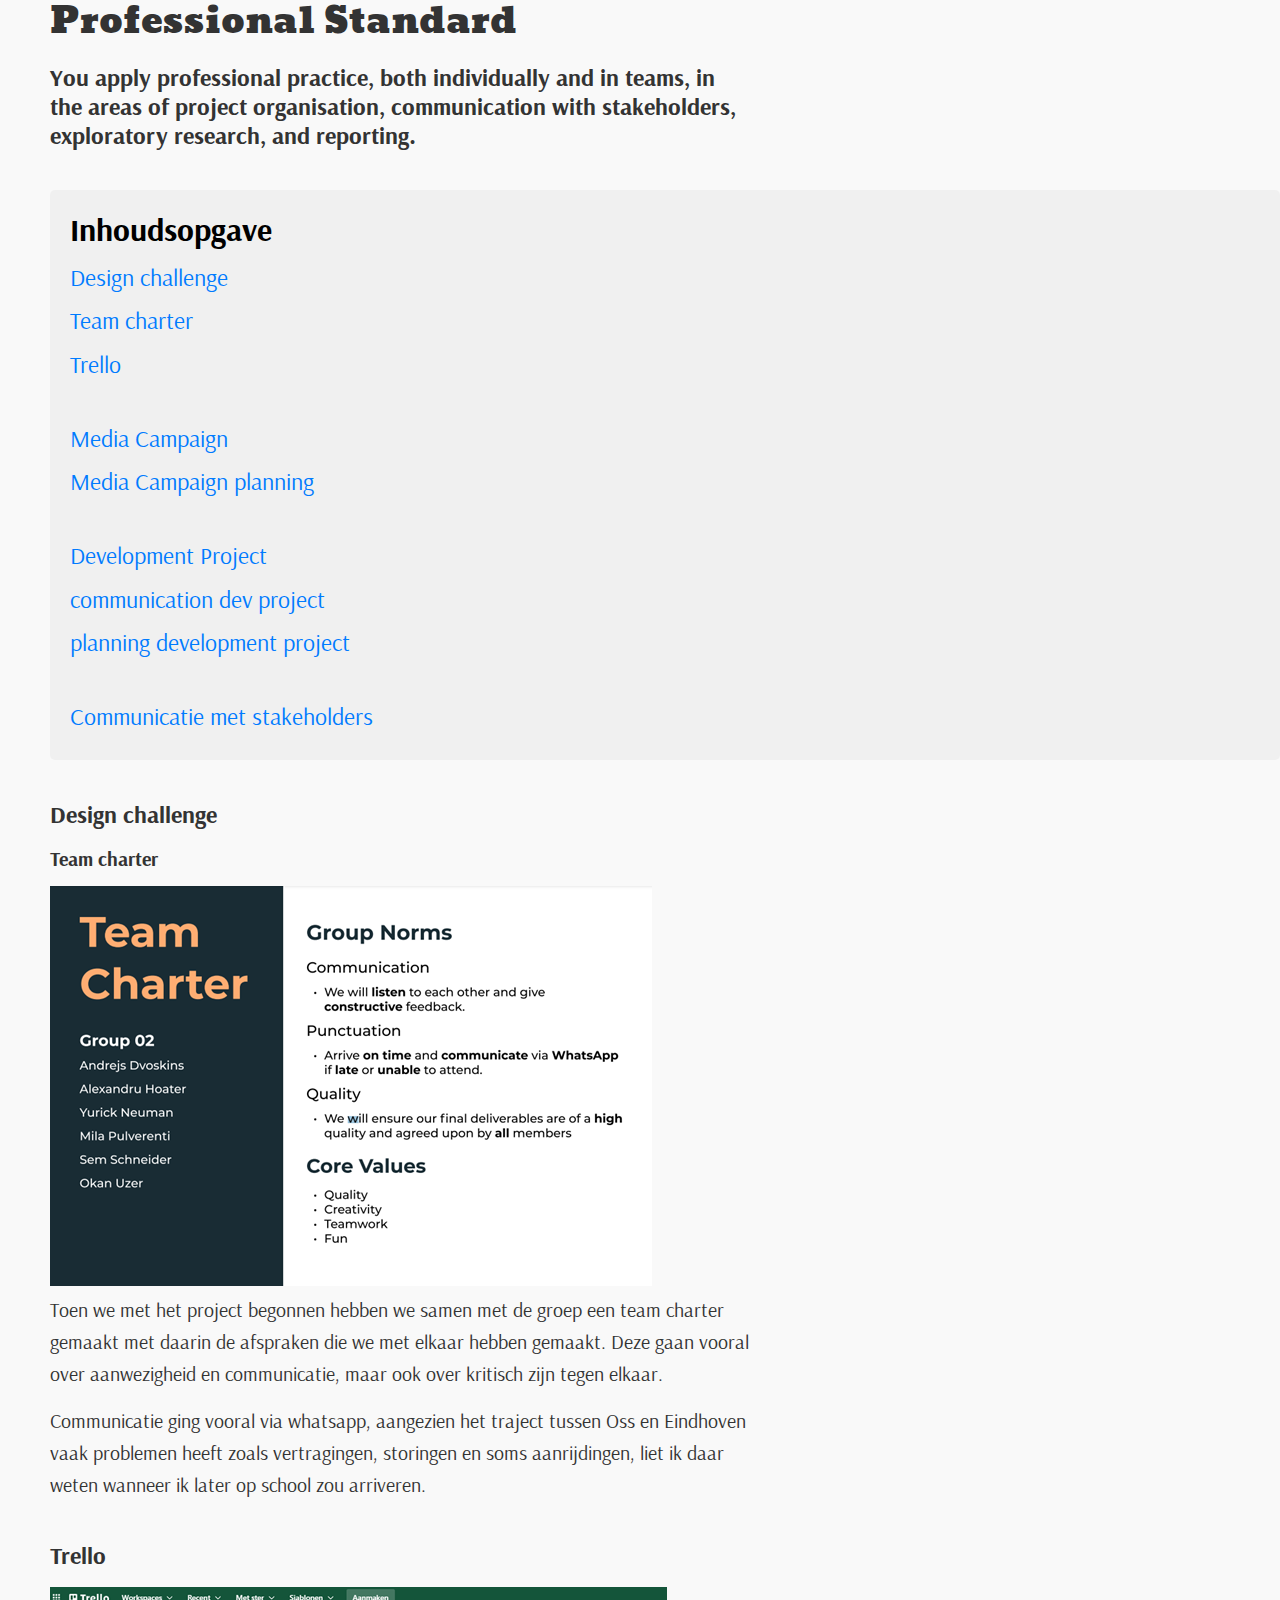
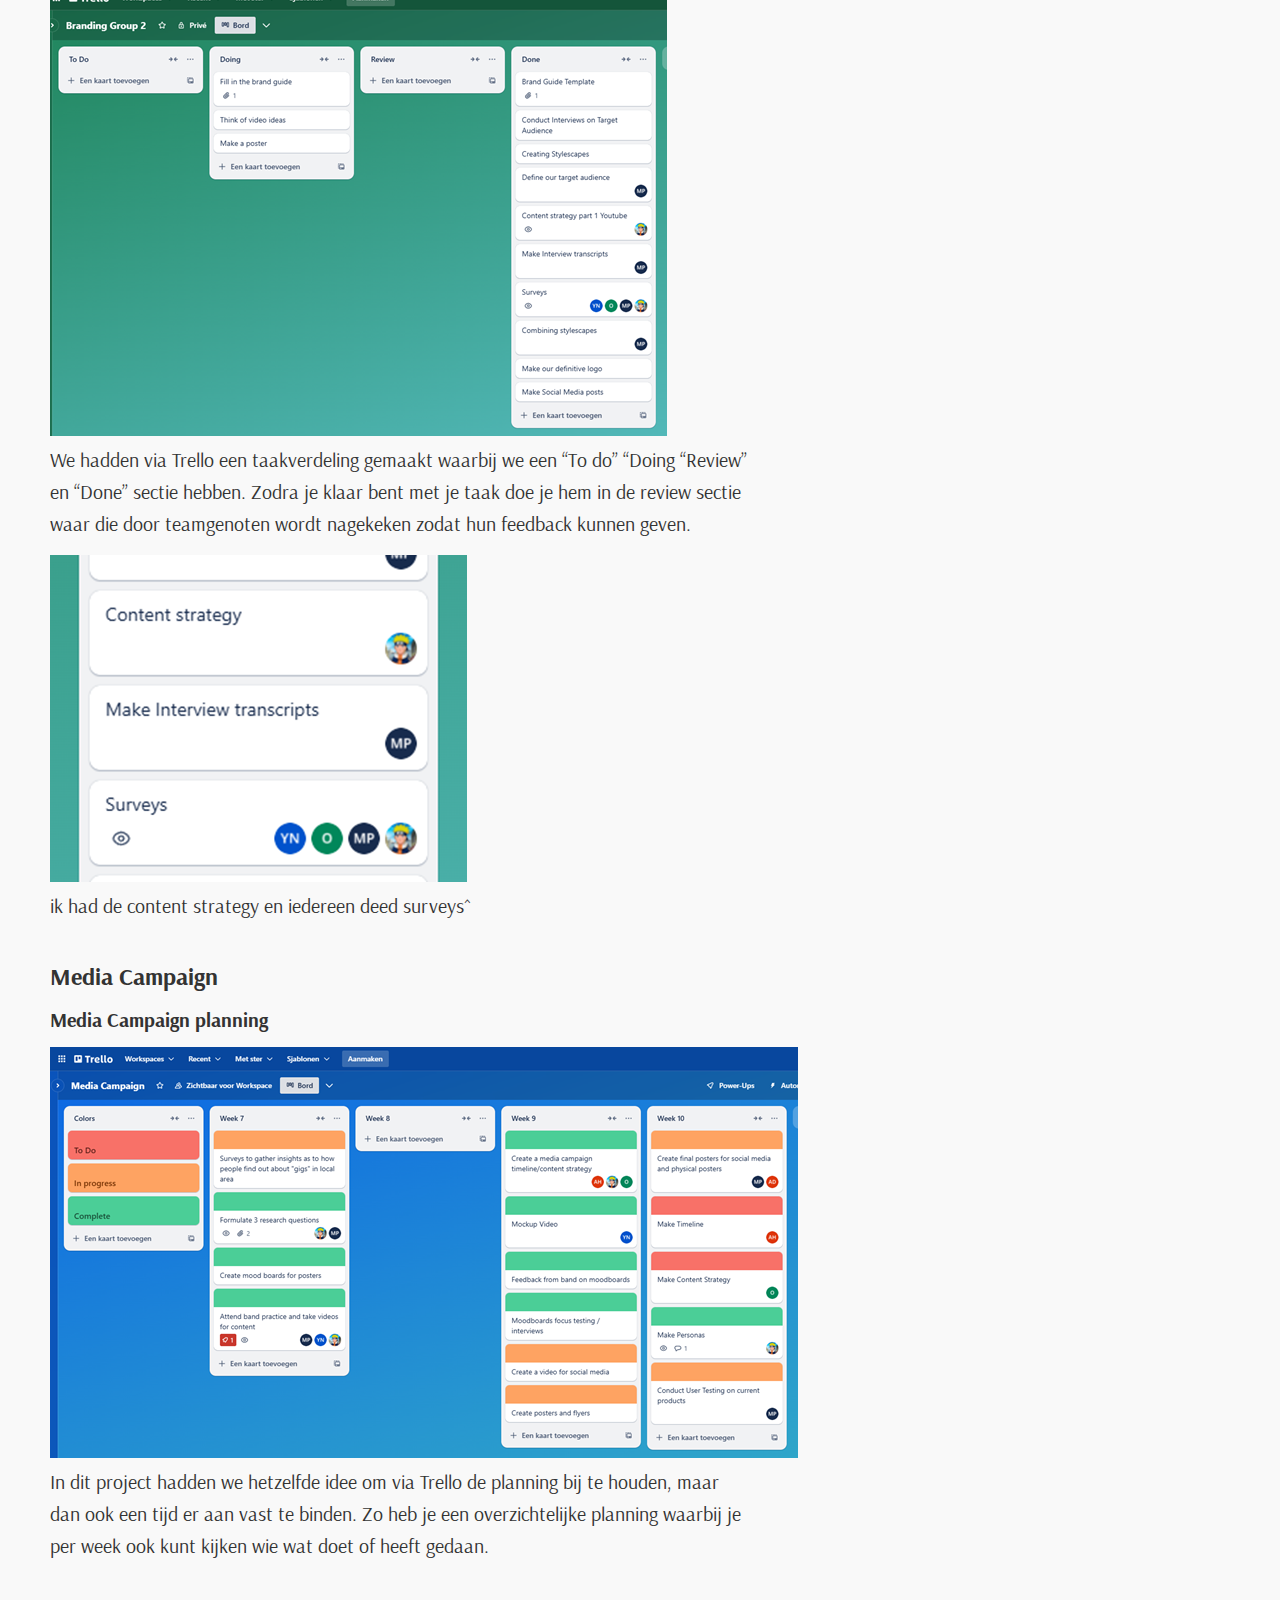
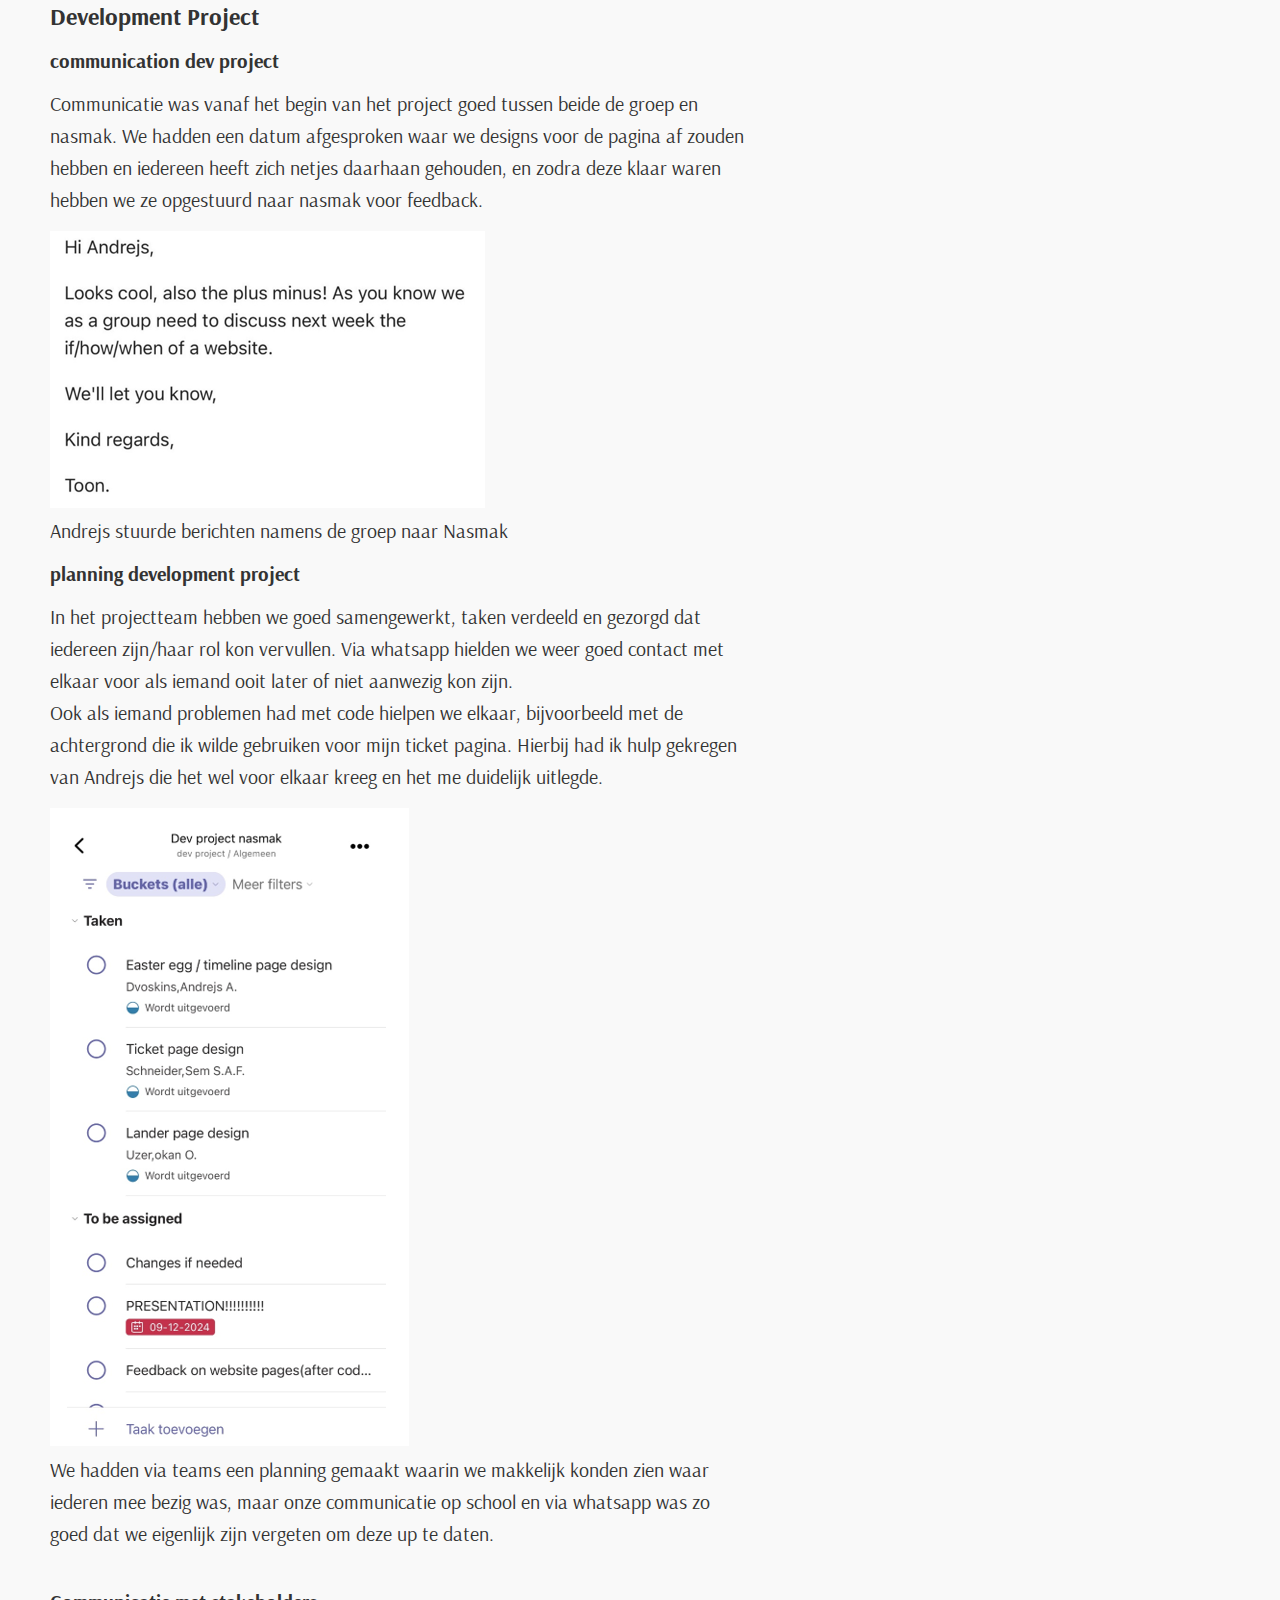
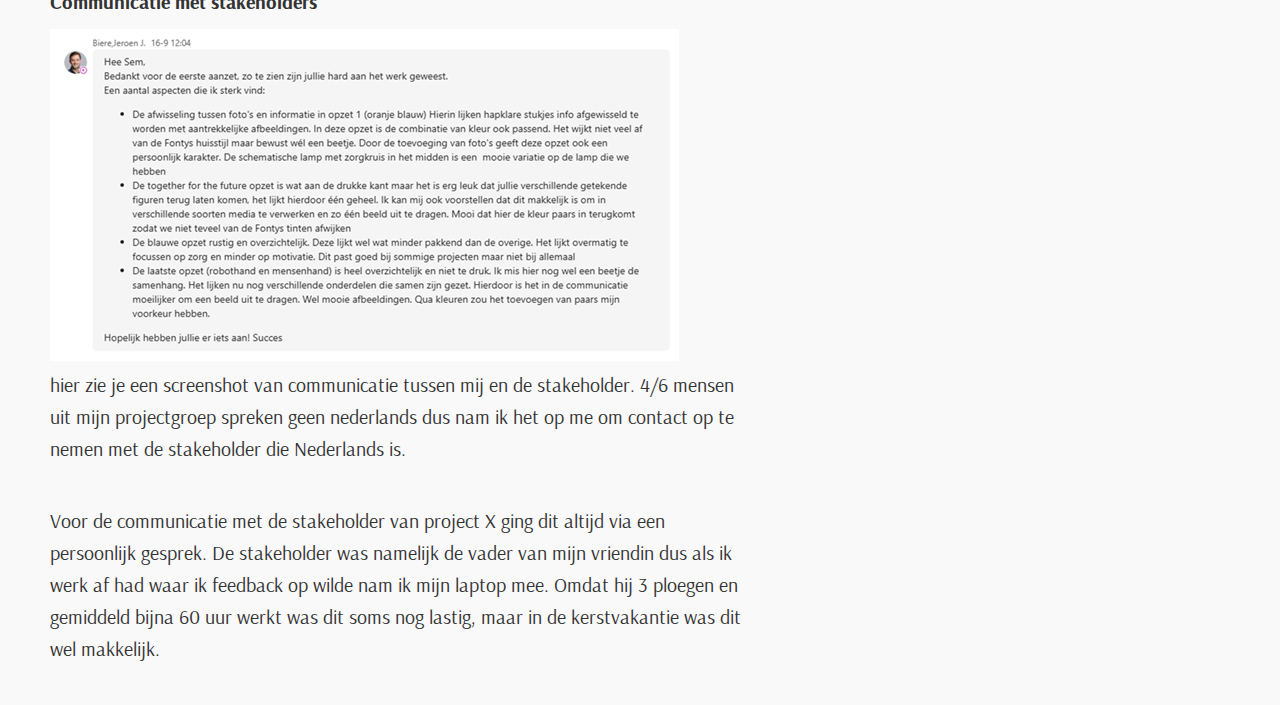
<file: professional standard.html>
<!DOCTYPE html>
<html lang="en">
<head>
    <meta charset="UTF-8">
    <meta name="viewport" content="width=device-width, initial-scale=1.0">
    <title>Sem Portfolio</title>

    <link rel="stylesheet" href="styles/Reset.css">
    <link rel="stylesheet" href="styles/styleDev.css">
    
    <style>
        @import url('https://fonts.googleapis.com/css2?family=Jua&family=Madimi+One&family=Ojuju:wght@200..800&display=swap');    
        @import url('https://fonts.googleapis.com/css2?family=Angkor&family=Jua&family=Madimi+One&family=Ojuju:wght@200..800&display=swap');
        @import url('https://fonts.googleapis.com/css2?family=Arsenal:wght@400;700&family=Arsenal+SC:ital,wght@0,400;1,400&display=swap');
    </style>
</head>
    <main>
        <section>
            <h1>Professional Standard</h1>
            <h2>You apply professional practice, both individually and in teams, in the areas of project organisation, communication with stakeholders, exploratory research, and reporting.</h2>
        </section>

        <section id="table-of-contents">
            <h2>Inhoudsopgave</h2>
            <ul>
                <li><a href="#design-challenge">Design challenge</a></li>
                <ul>
                    <li><a href="#teamcharter">Team charter</a></li>
                </ul>
                <li><a href="#trello">Trello</a></li> <br>
                <li><a href="#mediacampaign">Media Campaign</a></li>
                    <ul>
                        <li><a href="#mediaplanning">Media Campaign planning</a></li>
                    </ul> <br>
                <li><a href="#devproject">Development Project</a></li>
                    <ul>
                        <li><a href="#communication-dev-project">communication dev project</a></li>
                        <li><a href="#planning-development-project">planning development project</a></li> <br>
                    </ul>
                <li><a href="#communicatiestakeholder">Communicatie met stakeholders</a></li>
            </ul>
        </section>

        <section>
            <h2 id="design challenge">Design challenge</h2>
            <h3 id="teamcharter">Team charter</h3>
            <img src="images/prf1.png" alt="prf1">
            <p>Toen we met het project begonnen hebben we samen met de groep een team charter gemaakt met daarin de afspraken die we met elkaar hebben gemaakt. Deze gaan vooral over aanwezigheid en communicatie, maar ook over kritisch zijn tegen elkaar.  </p>
        <p>Communicatie ging vooral via whatsapp, aangezien het traject tussen Oss en Eindhoven vaak problemen heeft zoals vertragingen, storingen en soms aanrijdingen, liet ik daar weten wanneer ik later op school zou arriveren. </p>
        </section>
        
        <section id="trello">
            <h2>Trello</h2>
            <img src="images/prf2.png" alt="prf2">
            <p>We hadden via Trello een taakverdeling gemaakt waarbij we een “To do” “Doing  “Review” en “Done” sectie hebben. Zodra je klaar bent met je taak doe je hem in de review sectie waar die door teamgenoten wordt nagekeken zodat hun feedback kunnen geven. </p>
            <img src="images/prf3.png" alt="prf3">
            <p>ik had de content strategy en iedereen deed surveys^</p>
        </section>

        <section>
            <h2 id="mediacampaign">Media Campaign</h2>
            <h3 id="mediaplanning">Media Campaign planning</h3>
            <img src="images/prf4.png" alt="prf4">
            <p>In dit project hadden we hetzelfde idee om via Trello de planning bij te houden, maar dan ook een tijd er aan vast te binden. Zo heb je een overzichtelijke planning waarbij je per week ook kunt kijken wie wat doet of heeft gedaan. </p>
        </section>

        <section>
            <h2 id="devproject">Development Project</h2>
            <h3>communication dev project</h3>
            <p>Communicatie was vanaf het begin van het project goed tussen beide de groep en nasmak. We hadden een datum afgesproken waar we designs voor de pagina af zouden hebben en iedereen heeft zich netjes daarhaan gehouden, en zodra deze klaar waren hebben we ze opgestuurd naar nasmak voor feedback. </p>
            <img src="images/prf5.png" alt="prf5" class="prfs5" >
            <p>Andrejs stuurde berichten namens de groep naar Nasmak</p>
       <h3>planning development project</h3>
       <p>In het projectteam hebben we goed samengewerkt, taken verdeeld en gezorgd dat iedereen zijn/haar rol kon vervullen. Via whatsapp hielden we weer goed contact met elkaar voor als iemand ooit later of niet aanwezig kon zijn. 
       <br> Ook als iemand problemen had met code hielpen we elkaar, bijvoorbeeld met de achtergrond die ik wilde gebruiken voor mijn ticket pagina. Hierbij had ik hulp gekregen van Andrejs die het wel voor elkaar kreeg en het me duidelijk uitlegde. </p>
       <img src="images/prf6.png" alt="prf6">
       <p>We hadden via teams een planning gemaakt waarin we makkelijk konden zien waar iederen mee bezig was, maar onze communicatie op school en via whatsapp was zo goed dat we eigenlijk zijn vergeten om deze up te daten.</p>
        </section>

        <section id="communicatiestakeholder">
            <h3>Communicatie met stakeholders</h3>
            <img src="images/prf7.png" alt="prf7">
            <p>hier zie je een screenshot van communicatie tussen mij en de stakeholder. 4/6 mensen uit mijn projectgroep spreken geen nederlands dus nam ik het op me om contact op te nemen met de stakeholder die Nederlands is.</p>
            <br> <p>Voor de communicatie met de stakeholder van project X ging dit altijd via een persoonlijk gesprek. De stakeholder was namelijk de vader van mijn vriendin dus als ik werk af had waar ik feedback op wilde nam ik mijn laptop mee. Omdat hij 3 ploegen en gemiddeld bijna 60 uur werkt was dit soms nog lastig, maar in de kerstvakantie was dit wel makkelijk. </p>
        </section>

    </main>

</html>
</file>
<file: styles/Style.css>
html {
scroll-behavior: smooth;
}

* {
    margin: 0;
    padding: 0;
    box-sizing: border-box;
}

body {
    font-family: Arial, sans-serif;
}


.fullscreen-header {
    display: flex;
    flex-direction: column;
    justify-content: center;
    align-items: center;
    height: 100vh;
    background-color: #5A5DFF;
    text-align: center;
    position: relative;
}


.top-nav {
    position: relative;
    top: 20px;
    left: 20px;
    font-family: 'Jua', sans-serif;
    font-size: 50px;
}

.top-nav a {
    margin-right: 40px;
    color: white;
    text-decoration: none;
    
}


.top-nav-right {
    position: relative;
    top: 20px;
    right: 20px;
    font-family: 'Jua', sans-serif;
    font-size: 50px;
}

.top-nav-right a {
    color: white;
    text-decoration: none;
    
}


.center-content {
    position: relative;
    text-align: center;
    margin-top: 100px;
}

.center-content h1 {
    font-size: 280px;
    font-family: 'Angkor', sans-serif;
    color: white;
    
}

.center-content p {
    font-size: 60px;
    font-family: 'Jua';
    color: white;

}
.center-content p2 {
    font-size: 60px;
    font-family: 'Jua';
    color: white;
    
}


.content-section {
    background-color: white;
    padding: 1px;
    text-align: center;
}

.content-section h2 {
    font-size: 2em;
    
}

* {
    margin: 0;
    padding: 0;
    box-sizing: border-box;
}

.arrow-img {
    position: relative;
    top: 25px;
}

.clover1-img {
size: 70%;
position: absolute; 
top: 90px; 
left: 1500px;
}

.clover2-img {
    size: 70%;
    position: absolute; 
    top: 735px; 
    left: 150px;
}

.ellipse1-img {
    size: 70%;
    position: absolute; 
    top: 300px; 
    left: 0px
} 

.ellipse2-img {
    size: 70%;
    position: absolute; 
    top: 550px; 
    right: 0px;
}

.diamond-img {
    size: 70%;
    position: absolute; 
    top: 350px; 
    right: 180px;   
}

.rectangle1-img{
    size: 70%;
    position: absolute; 
    top: 580px; 
    left: 400px;   
}


* {
    margin: 0;
    padding: 0;
    box-sizing: border-box;
}

body {
    font-family: Arial, sans-serif;
}


.fullscreen-header {
    display: flex;
    flex-direction: column;
    justify-content: center;
    align-items: center;
    height: 100vh;
    background-color: #5A5DFF;
    text-align: center;
    position: relative;
}


.top-nav {
    position: absolute;
    top: 20px;
    left: 20px;
    font-family: 'Jua', sans-serif;
    font-size: 50px;
}

.top-nav a {
    margin-right: 40px;
    color: white;
    text-decoration: none;
    
}



.top-nav-right {
    position: absolute;
    top: 20px;
    right: 20px;
    font-family: 'Jua', sans-serif;
    font-size: 50px;
}

.top-nav-right a {
    color: white;
    text-decoration: none;
    
}


.center-content {
    position: relative;
    text-align: center;
    margin-top: 100px;
}

.center-content h1 {
    font-size: 280px;
    font-family: 'Angkor', sans-serif;
    color: white;
    
}

.center-content p {
    font-size: 60px;
    font-family: 'Jua';
    color: white;

}
.center-content p2 {
    font-size: 60px;
    font-family: 'Jua';
    color: white;
    
}


.animated-text {
    font-size: 280px;
    font-family: 'Angkor', sans-serif;
    color: white;
    position: relative;
    text-align: center;
}

.animated-text::after {
    content: "Hallo";
    animation: changeText 15s infinite; 
    display: inline-block;
    opacity: 0;
    transform: scale(0.8); 
    transition: opacity 0.5s ease, transform 0.5s ease; 
}


@keyframes changeText {
    0%, 20% {
        content: "Hallo!";
        opacity: 1;
        transform: scale(1); 
    }
    22%, 25% {
        opacity: 0;
        transform: scale(0.8);
    }
    27%, 47% {
        content: "Hello!";
        opacity: 1;
        transform: scale(1);
    }
    49%, 52% {
        opacity: 0;
        transform: scale(0.8);
    }
    54%, 74% {
        content: "Ciao!";
        opacity: 1;
        transform: scale(1);
    }
    76%, 79% {
        opacity: 0;
        transform: scale(0.8);
    }
    81%, 100% {
        content: "Hallo!";
        opacity: 1;
        transform: scale(1);
    }
}

.content-section {
    background-color: white;
    padding: 1px;
    margin-left: 50px;
    margin-top: 50px;
}

.selected {
    font-family: 'Arsenal', sans-serif;
    font-weight: 700; 
    font-size: 60px;
}


.work {
    font-family: 'Arsenal SC', sans-serif;
    font-style: italic; 
    font-size: 60px;
}

.content-section h2 {
    font-size: 2em;
    text-align: left;
}

.intro-text {
    font-size: 30px;         
    font-family: 'Arsenal', sans-serif; 
    font-style: italic;
max-width: 39%;
text-align: left;
}

.imgProjects {
    size: 90%;
    align-items: center;
    padding: 30px;
    
}

.healthcare {
    margin-bottom: 50px;
}

.nasmakdev {
    border-radius: 50px;
    margin-top: 50px;
}

.imgProjects img {
    width: 60%;
    transform: scale(0.8);
    transform-origin: center center; 
    transition: transform 1s ease, width 1s ease, opacity 0.5s ease;
    opacity: 0; 
}

.imgProjects img.grow {
    width: 90%; 
    transform: scale(1); 
    opacity: 1; 
}




.fullscreen-services {
    background-color: #282830; 
    height: 100vh;           
    display: flex;
    flex-direction: column;
    justify-content: flex-start;
    align-items: center;
    text-align: center;
    margin-top: 150px; 
}

.fullscreen-services h2 {
    font-size: 80px;
    font-family: 'Arsenal SC', sans-serif;
    font-weight: 800;
    color: white;
    margin-top: 50px;
}



.service-list {
    display: flex;
    flex-direction: column;
    align-items: center;
    gap: 50px; 
    margin-top: 100px;
}

.service-item {
    display: flex;
    align-items: center;
    gap: 40px; 
    font-size: 80px;
    font-family: 'Arsenal', sans-serif;
    font-weight: 800;
    font-style: italic;
    color: #4e4e4e; 
    transition: color 0.3s ease; 
}

.service-item p {
    margin: 0;
}

.item1 {
    transform: translateX(-60px); 
}

.item2 {
    transform: translateX(60px); 
}

.item3 {
    transform: translateX(-60px); 
}

.item4 {
    transform: translateX(60px); 
}


.service-item:hover {
    color: white;
}

.vectors-services {
    position: relative;
}
</file>
<file: styles/styleDev.css>
html {
    scroll-behavior: smooth;
}

body {
    margin-left: 50px;
    font-family: 'Arsenal', sans-serif;
    line-height: 1.6;
    background-color: #f9f9f9;
    color: #333;
    
}

/* Headers styling */
h1, h2, h3, h4, h5, h6 {
    font-family: 'Angkor', sans-serif;
    margin: 0;
    line-height: 1.2;
}

h2, h3, h4, h5, h6 {
    font-family: 'Arsenal', sans-serif;
    margin: 0;
    line-height: 1.2;
    font-weight: 600;
    width: 700px;
}

h1 {
    font-size: 2.25rem;
    margin-bottom: 20px;
}

h2 {
    font-size: 1.5rem;
    margin-bottom: 18px;
}

h3 {
    font-size: 1.25rem;
    margin-bottom: 15px;
}

h4 {
    font-size: 1.0rem;
    margin-bottom: 12px;
}

h5 {
    font-size: 1.25rem;
    margin-bottom: 10px;
}

h6 {
    font-size: 1rem;
    margin-bottom: 8px;
}

/* Paragraaf styling */
p {
    font-family: 'Arsenal', sans-serif;
    font-size: 1.25rem;
    margin: 0 0 15px 0;
    line-height: 1.6;
    width: 700px;
}

/* Container styling (voor consistentie) */
.container {
    max-width: 1200px;
    margin: 0 auto;
    padding: 20px;
}

/* Algemene styling voor secties */
section {
    margin-bottom: 40px;
}

/* Link styling */
a {
    color: #007BFF;
    text-decoration: none;
}

a:hover {
    text-decoration: underline;
}

/* Footer styling */
footer {
    text-align: center;
    background-color: #333;
    color: white;
    padding: 10px 0;
    font-size: 0.9rem;
}

#table-of-contents {
    background-color: #f0f0f0;
    padding: 20px;
    margin-bottom: 40px;
    border-radius: 5px;
}

#table-of-contents h2 {
    font-size: 2rem;
    margin-bottom: 10px;
    color: black;
}




#table-of-contents ul {
    list-style: none;
    padding: 0;
}

#table-of-contents li {
    margin: 5px 0;
}

#table-of-contents a {
    color: #007BFF;
    text-decoration: none;
    font-size: 1.5rem;
}

#table-of-contents a:hover {
    text-decoration: underline;
}

.prfs5 {
    size: 50%;
}
</file>
<file: styles/styleDesign.css>
html {
    scroll-behavior: smooth;
}

body {
    margin-left: 50px;
    font-family: 'Arsenal', sans-serif;
    line-height: 1.6;
    background-color: #f9f9f9;
    color: #333;
    
}

/* Headers styling */
h1, h2, h3, h4, h5, h6 {
    font-family: 'Angkor', sans-serif;
    margin: 0;
    line-height: 1.2;
}

h2, h3, h4, h5, h6 {
    font-family: 'Arsenal', sans-serif;
    margin: 0;
    line-height: 1.2;
    font-weight: 700;
    width: 700px;
}

h1 {
    font-size: 2.25rem;
    margin-bottom: 20px;
}

h2 {
    font-size: 1.75rem;
    margin-bottom: 18px;
}

h3 {
    font-size: 1.25rem;
    margin-bottom: 15px;
}

h4 {
    font-size: 1.0rem;
    margin-bottom: 12px;
}

h5 {
    font-size: 1.25rem;
    margin-bottom: 10px;
}

h6 {
    font-size: 1rem;
    margin-bottom: 8px;
}

/* Paragraaf styling */
p {
    font-family: 'Arsenal', sans-serif;
    font-size: 1.25rem;
    margin: 0 0 15px 0;
    line-height: 1.6;
    width: 700px;
    
}

/* Container styling (voor consistentie) */
.container {
    max-width: 1200px;
    margin: 0 auto;
    padding: 20px;
}

/* Algemene styling voor secties */
section {
    margin-bottom: 40px;
}

/* Link styling */
a {
    color: #007BFF;
    text-decoration: none;
}

a:hover {
    text-decoration: underline;
}

/* Footer styling */
footer {
    text-align: center;
    background-color: #333;
    color: white;
    padding: 10px 0;
    font-size: 0.9rem;
}

#table-of-contents {
    background-color: #f0f0f0;
    padding: 20px;
    margin-bottom: 40px;
    border-radius: 5px;
}

#table-of-contents h2 {
    font-size: 2rem;
    margin-bottom: 10px;
    color: black;
}




#table-of-contents ul {
    list-style: none;
    padding: 0;
}

#table-of-contents li {
    margin: 5px 0;
}

#table-of-contents a {
    color: #007BFF;
    text-decoration: none;
    font-size: 1.5rem;
}

#table-of-contents a:hover {
    text-decoration: underline;
}

#questions {
    font-weight: bold;
}

li {
    width: 700px; 
    margin-bottom: 10px; 
    word-wrap: break-word; 
  }
</file>
<file: styles/StylesLO.css>
* {
    margin: 0;
    padding: 0;
    box-sizing: border-box;
  }
  
  body {
    font-family: Arial, sans-serif;
    display: flex;
    align-items: center;
    justify-content: center;
    height: 100vh;
    background-color: #f3f4f6;
  }
  
  .button-container {
    display: flex;
    flex-direction: column;
    gap: 15px;
  }
  
  .button {
    text-decoration: none;
    font-size: 1.2em;
    padding: 15px 25px;
    color: white;
    background-color: #0073e6;
    border-radius: 8px;
    text-align: center;
    transition: background-color 0.3s ease;
  }
  
  .button:hover {
    background-color: #005bb5;
  }
</file>
